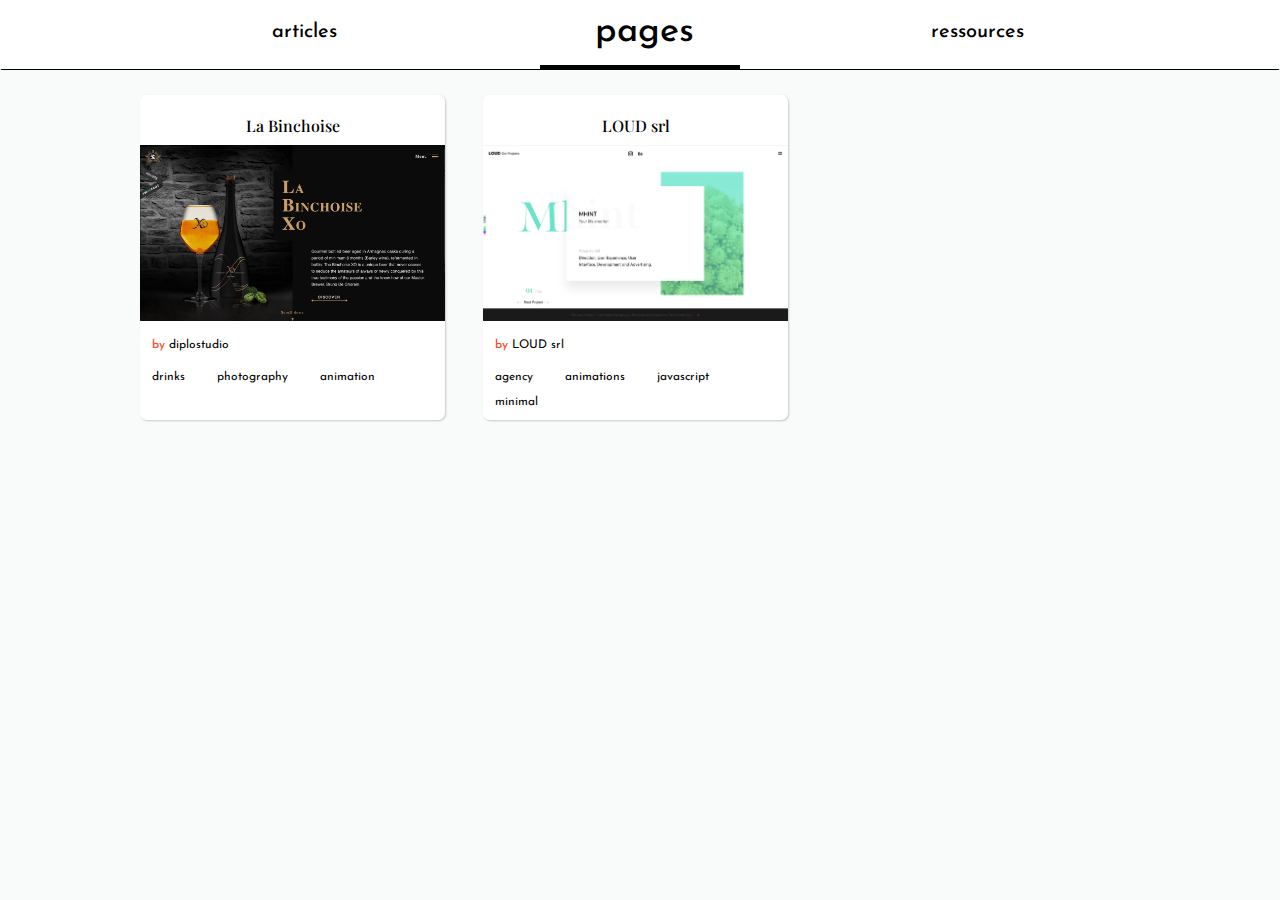
<file: index.html>
<!doctype html>
<html>
  <head>
    <meta charset="utf-8">
    <meta http-equiv="x-ua-compatible" content="ie=edge">
    <meta name="viewport"
          content="width=device-width, initial-scale=1, shrink-to-fit=no">

    <!-- Use the title from a page's frontmatter if it has one -->
    <title></title>
    <link href="stylesheets/application-1497cca4.css" rel="stylesheet" />
    <script src="javascripts/application-33466083.js"></script>
    <link href="images/amandapages-38dd983b.png" rel="icon" type="image/png" />
  </head>
  <body>

      <div class="navbar">
  <div class="navbar-box">
  <a href="#articles" class="tab navbar-link" data-toggle="tab">articles</a>
  <div class="underline">
  </div>
  </div>
  <div class="navbar-box">
  <a href="#pages" class="tab navbar-link active" data-toggle="tab">pages</a>
  <div class="underline">
  </div>
  </div>
  <div class="navbar-box">
  <a href="#ressources" class="tab navbar-link" data-toggle="tab">ressources</a>
  <div class="underline">
  </div>
  </div>
</div>


<div id="content">
<div class="tab-content">
  <div id="articles" class="tab-pane fade ">
     <div class="cards">
      <div class="row">

          <div class="col-xs-12 col-sm-6  col-md-4">
            <div class="card article-card">




<a href="https://uxdesign.cc/good-to-great-ui-animation-tips-7850805c12e5?ref=uxdesignweekly">                <div class="image-card-frame" >
                    <img src="images/articles/ux-animations/ux-animations1-9febd869.png" class="image-card" alt="Ux animations1" />
                    <div class="overlay">
                    </div>
                </div>


</a><a href="https://uxdesign.cc/good-to-great-ui-animation-tips-7850805c12e5?ref=uxdesignweekly">                  <h3>Good to great UI animation tips</h3>
</a><a href="https://uxdesign.cc/good-to-great-ui-animation-tips-7850805c12e5?ref=uxdesignweekly">                  <h5>Practical suggestions to improve your UI micro-interactions.</h5>

</a>



                <p><span class="red">by</span> Pablo Stanley</p>
                <p class="gray narrow">Mar 6</p>
                <div class="card-tags">
                  <ul class="list-inline">
                 <li class="tag">animation </li>
                 <li>  </li>
                 <li class="tag">UX</li>
                 <li>  </li>
                 <li class="tag">Design</li>
                 <li>  </li>
                 <li class="tag">UI</li>
                 <li>  </li>
                 </ul>


              </div>
            </div>
          </div>
      </div>
    </div>

</div>
  <div id="pages" class="tab-pane faden active">
<div class="lightbox">
  <div id="code">
        </div>
</div>

     <div class="cards">
      <div class="row">

          <div class="col-xs-12 col-sm-6  col-md-4">
            <div class="card square puntodeapoyo">



              <div class="card-title">
                <h3>La Binchoise</h3>
              </div>
<a href="la-binchoise.html">                <div class="image-card-frame"  id:"">
                    <img src="images/pages/la-binchoise/la-binchoise1-a9441ad1.png" class="image-card" alt="La binchoise1" />
                    <div class="overlay">
                    </div>
                </div>


</a>                <div class="card-footer">

                <p><span class="red">by</span> diplostudio</p>
                <div class="card-tags">
                  <ul class="list-inline">
                 <li class="tag">drinks </li>
                 <li>  </li>
                 <li class="tag">photography</li>
                 <li>  </li>
                 <li class="tag">animation</li>
                 <li>  </li>
                 </ul>
                </div>

              </div>
            </div>
          </div>

          <div class="col-xs-12 col-sm-6  col-md-4">
            <div class="card square puntodeapoyo">



              <div class="card-title">
                <h3>LOUD srl</h3>
              </div>
<a href="loud.html">                <div class="image-card-frame"  id:"">
                    <img src="images/pages/loud/loud1-b0aefbe2.png" class="image-card" alt="Loud1" />
                    <div class="overlay">
                    </div>
                </div>


</a>                <div class="card-footer">

                <p><span class="red">by</span> LOUD srl</p>
                <div class="card-tags">
                  <ul class="list-inline">
                 <li class="tag">agency </li>
                 <li>  </li>
                 <li class="tag">animations </li>
                 <li>  </li>
                 <li class="tag">javascript </li>
                 <li>  </li>
                 <li class="tag">minimal </li>
                 <li>  </li>
                 </ul>
                </div>

              </div>
            </div>
          </div>
      </div>
    </div>
</div>
  <div id="ressources" class="tab-pane fade"><h2>cool ressource</h2>
</div>
</div>
</div>

  </body>
</html>
</file>
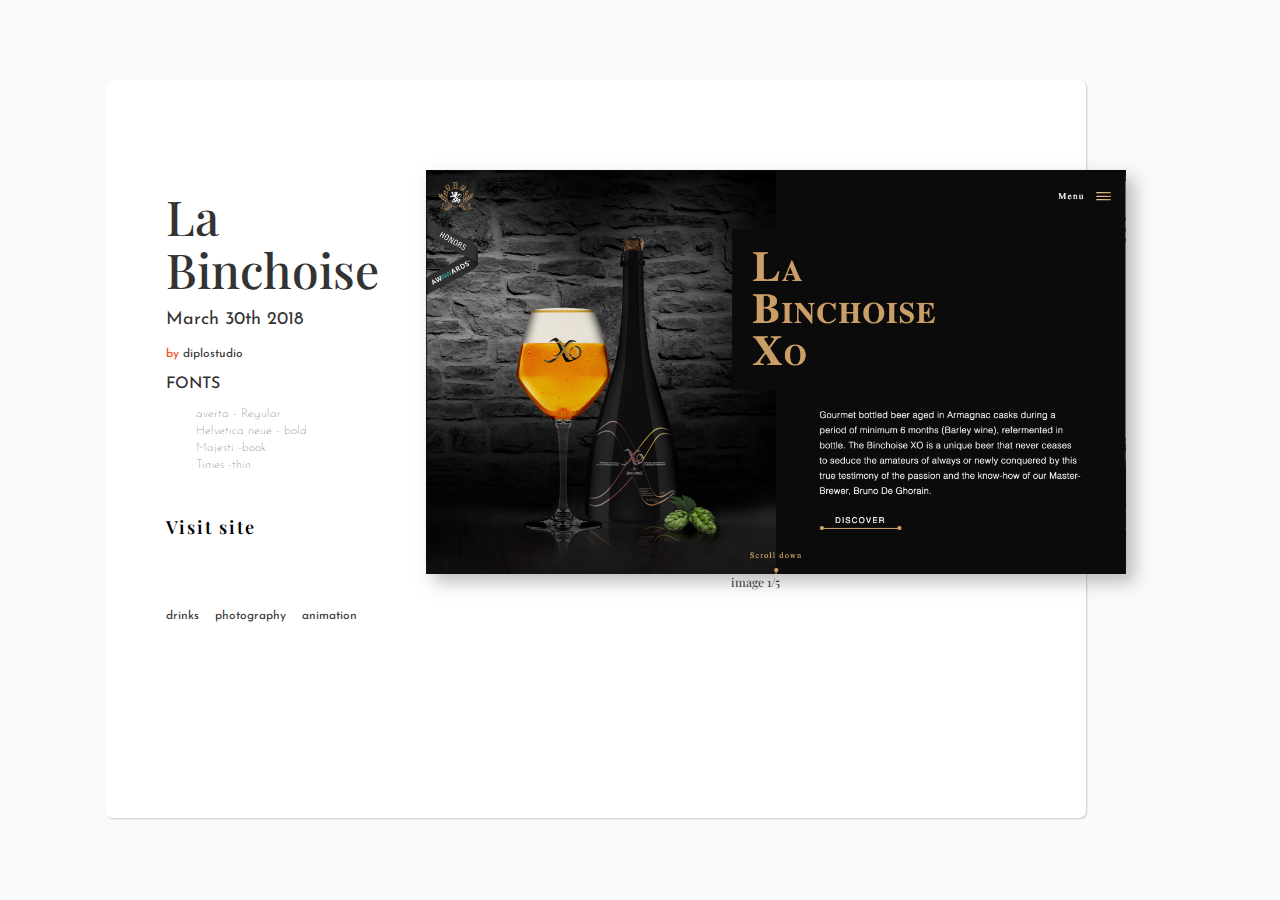
<file: la-binchoise.html>
<!doctype html>
<html>
  <head>
    <meta charset="utf-8">
    <meta http-equiv="x-ua-compatible" content="ie=edge">
    <meta name="viewport"
          content="width=device-width, initial-scale=1, shrink-to-fit=no">

    <!-- Use the title from a page's frontmatter if it has one -->
    <title></title>
    <link href="stylesheets/application-1497cca4.css" rel="stylesheet" />
    <script src="javascripts/application-33466083.js"></script>
    <link href="images/amandapages-38dd983b.png" rel="icon" type="image/png" />
  </head>
  <body>

      

  <div id="show">
    <div class="card large no-fade">
      <div class="show-left">
        <h1>La Binchoise</h1>
        <p class= "bigger">March 30th 2018</p>
        <p><span class="red">by</span> diplostudio</p>
        <div class="fonts">
          <h4>FONTS</h4>
            <li class= "fonts-list">averta - Regular</li>
            <li class= "fonts-list">Helvetica neue - bold </li>
            <li class= "fonts-list">Majesti -book</li>
            <li class= "fonts-list">Times -thin</li>
        </div>
        <div class="btn-margin">
        <a href="http://www.brasserielabinchoise.be/" class=" btn-red">Visit site</a>
        </div>
        <div class="list-inline show-tags">
            <li>drinks </li>
            <li>photography</li>
            <li>animation</li>
        </div>
      </div>
    <div class="show-right">
      <div class="image-show-frame">
        <div class="gallery">
            <img src="images/pages/la-binchoise/la-binchoise1-a9441ad1.png" alt="La binchoise1" />
            <img src="images/pages/la-binchoise/la-binchoise2-c49dec1d.png" alt="La binchoise2" />
            <img src="images/pages/la-binchoise/la-binchoise3-3993cd4d.png" alt="La binchoise3" />
        </div>
      <div class="slick">
        <img src="images/pages/la-binchoise/la-binchoise1-a9441ad1.png" class="image-show" alt="La binchoise1" />
      </div>
      </div>
        <p class="legend"> image <span class="numerito">1</span>/5</p>
      </div>
  </div>


  </body>
</html>
</file>
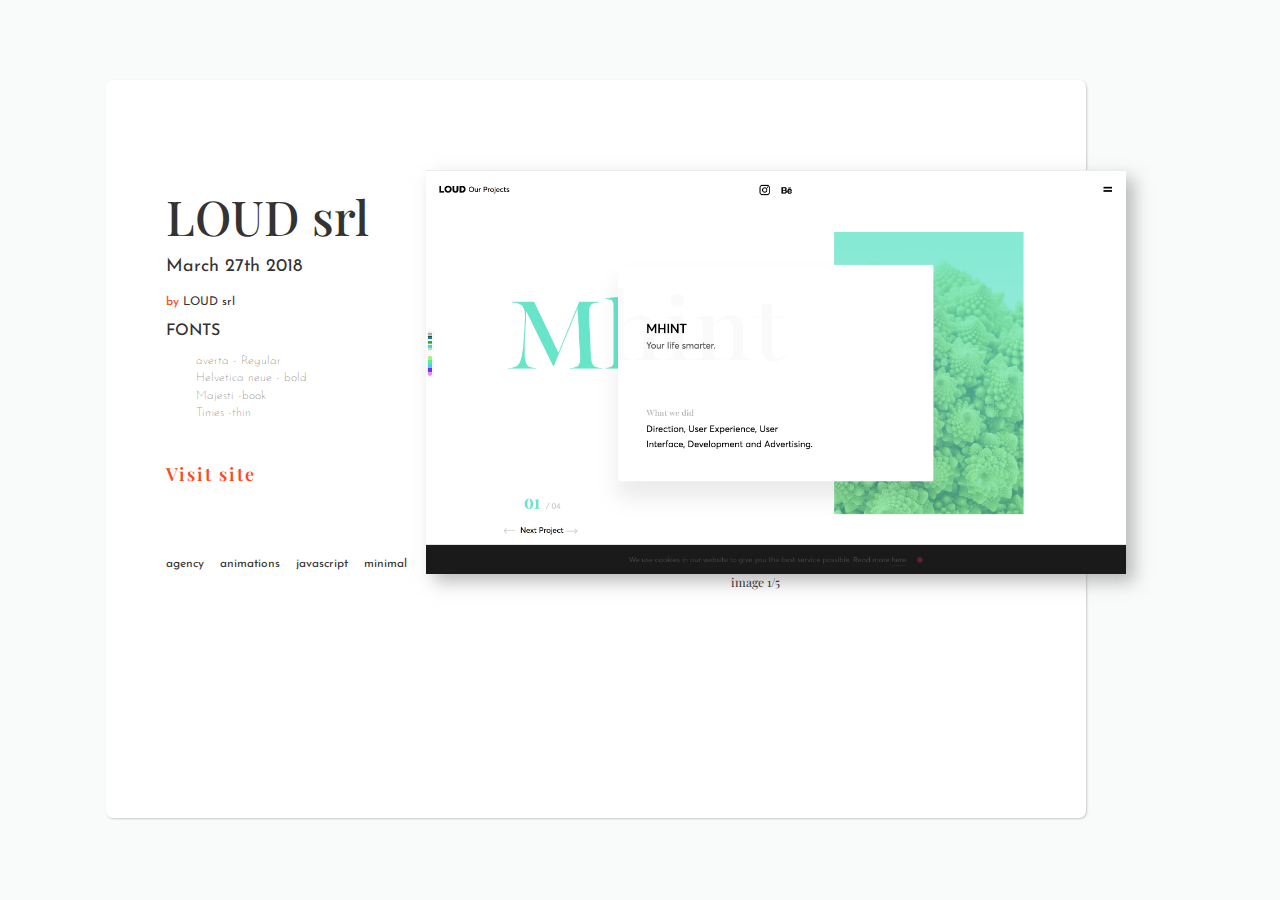
<file: loud.html>
<!doctype html>
<html>
  <head>
    <meta charset="utf-8">
    <meta http-equiv="x-ua-compatible" content="ie=edge">
    <meta name="viewport"
          content="width=device-width, initial-scale=1, shrink-to-fit=no">

    <!-- Use the title from a page's frontmatter if it has one -->
    <title></title>
    <link href="stylesheets/application-83500287.css" rel="stylesheet" />
    <script src="javascripts/application-62c6977b.js"></script>
    <link href="images/amandapages-38dd983b.png" rel="icon" type="image/png" />
  </head>
  <body>

      

  <div id="show">
    <div class="card large no-fade">
      <div class="show-left">
        <h1>LOUD srl</h1>
        <p class= "bigger">March 27th 2018</p>
        <p><span class="red">by</span> LOUD srl</p>
        <div class="fonts">
          <h4>FONTS</h4>
            <li class= "fonts-list">averta - Regular</li>
            <li class= "fonts-list">Helvetica neue - bold </li>
            <li class= "fonts-list">Majesti -book</li>
            <li class= "fonts-list">Times -thin</li>
        </div>
        <div class="btn-margin">
        <a href="https://loudsrl.com/" class=" btn-red">Visit site</a>
        </div>
        <div class="list-inline show-tags">
            <li>agency </li>
            <li>animations </li>
            <li>javascript </li>
            <li>minimal </li>
        </div>
      </div>
    <div class="show-right">
      <div class="image-show-frame">
        <div class="gallery">
            <img src="images/pages/loud/loud1-b0aefbe2.png" alt="Loud1" />
            <img src="images/pages/loud/loud2-eb465cfa.png" alt="Loud2" />
            <img src="images/pages/loud/loud3-9311dd1d.png" alt="Loud3" />
            <img src="images/pages/loud/loud4-a2969a61.png" alt="Loud4" />
            <img src="images/pages/loud/loud5-3d657b97.png" alt="Loud5" />
        </div>
      <div class="slick">
        <img src="images/pages/loud/loud1-b0aefbe2.png" class="image-show" alt="Loud1" />
      </div>
      </div>
        <p class="legend"> image <span class="numerito">1</span>/5</p>
      </div>
  </div>


  </body>
</html>
</file>
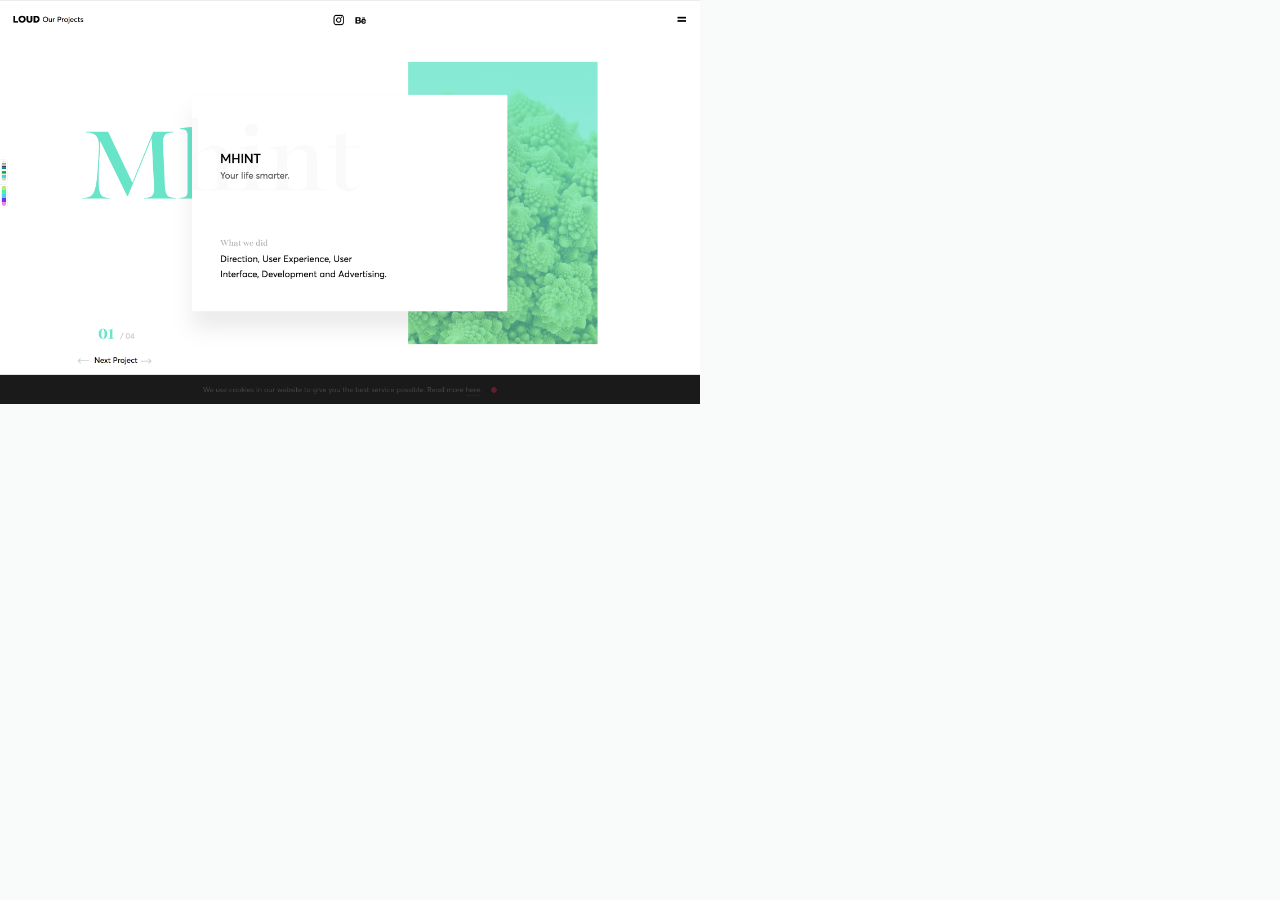
<file: slick.html>
<!doctype html>
<html>
  <head>
    <meta charset="utf-8">
    <meta http-equiv="x-ua-compatible" content="ie=edge">
    <meta name="viewport"
          content="width=device-width, initial-scale=1, shrink-to-fit=no">

    <!-- Use the title from a page's frontmatter if it has one -->
    <title></title>
    <link href="stylesheets/application-1497cca4.css" rel="stylesheet" />
    <script src="javascripts/application-33466083.js"></script>
    <link href="images/amandapages-38dd983b.png" rel="icon" type="image/png" />
  </head>
  <body>

      


<div class="gallery">
    <img src="images/pages/loud/loud1-b0aefbe2.png" alt="Loud1" />
    <img src="images/pages/loud/loud2-eb465cfa.png" alt="Loud2" />
    <img src="images/pages/loud/loud3-9311dd1d.png" alt="Loud3" />
    <img src="images/pages/loud/loud4-a2969a61.png" alt="Loud4" />
    <img src="images/pages/loud/loud5-3d657b97.png" alt="Loud5" />
</div>


<div class="slick">

    <img src="images/pages/loud/loud1-b0aefbe2.png" class="image-show" alt="Loud1" />

</div>


  </body>
</html>
</file>
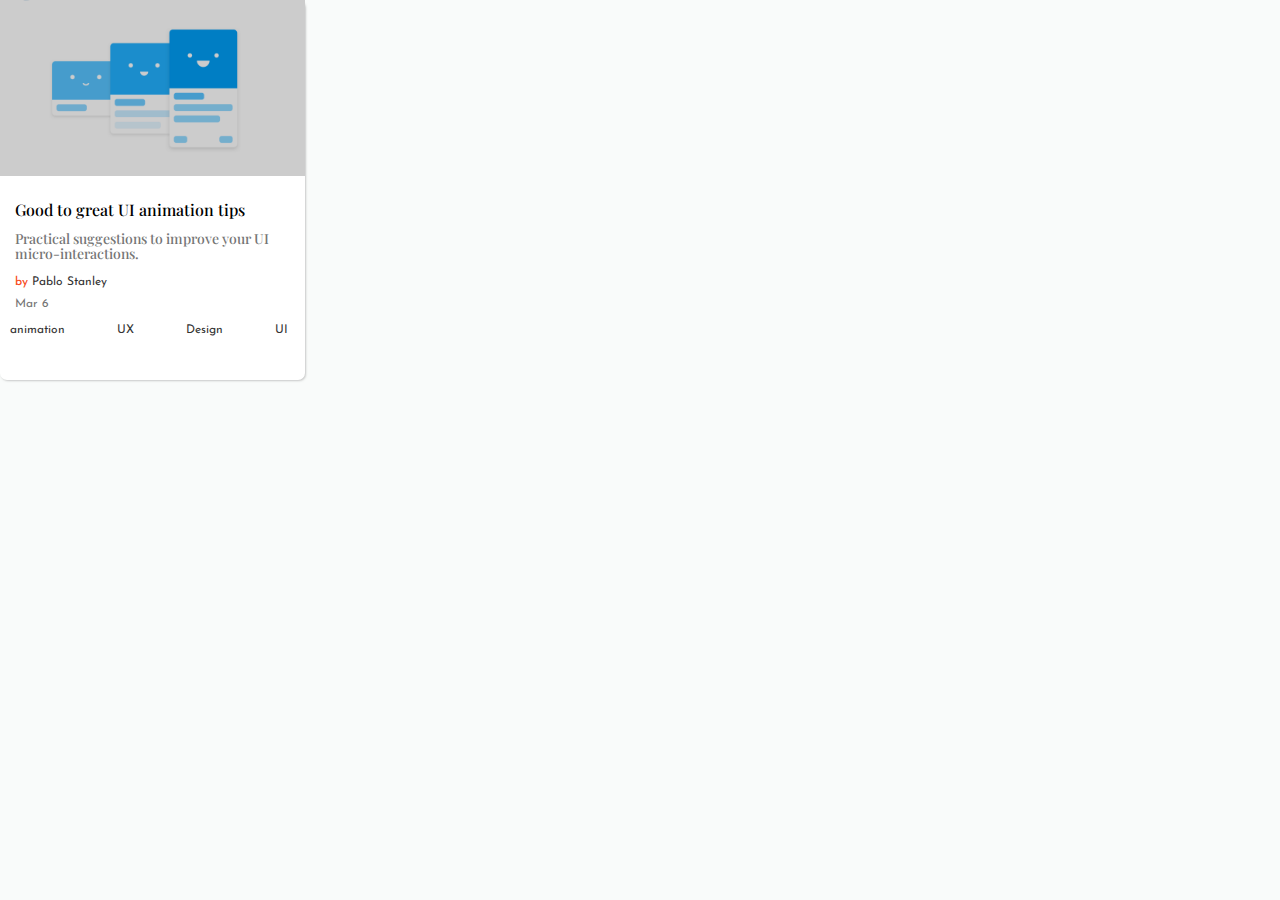
<file: bali/articles.html>
<!doctype html>
<html>
  <head>
    <meta charset="utf-8">
    <meta http-equiv="x-ua-compatible" content="ie=edge">
    <meta name="viewport"
          content="width=device-width, initial-scale=1, shrink-to-fit=no">

    <!-- Use the title from a page's frontmatter if it has one -->
    <title></title>
    <link href="../stylesheets/application-1497cca4.css" rel="stylesheet" />
    <script src="../javascripts/application-33466083.js"></script>
    <link href="../images/amandapages-38dd983b.png" rel="icon" type="image/png" />
  </head>
  <body>

      
     <div class="cards">
      <div class="row">

          <div class="col-xs-12 col-sm-6  col-md-4">
            <div class="card article-card">




<a href="https://uxdesign.cc/good-to-great-ui-animation-tips-7850805c12e5?ref=uxdesignweekly">                <div class="image-card-frame" >
                    <img src="../images/articles/ux-animations/ux-animations1-9febd869.png" class="image-card" alt="Ux animations1" />
                    <div class="overlay">
                    </div>
                </div>


</a><a href="https://uxdesign.cc/good-to-great-ui-animation-tips-7850805c12e5?ref=uxdesignweekly">                  <h3>Good to great UI animation tips</h3>
</a><a href="https://uxdesign.cc/good-to-great-ui-animation-tips-7850805c12e5?ref=uxdesignweekly">                  <h5>Practical suggestions to improve your UI micro-interactions.</h5>

</a>



                <p><span class="red">by</span> Pablo Stanley</p>
                <p class="gray narrow">Mar 6</p>
                <div class="card-tags">
                  <ul class="list-inline">
                 <li class="tag">animation </li>
                 <li>  </li>
                 <li class="tag">UX</li>
                 <li>  </li>
                 <li class="tag">Design</li>
                 <li>  </li>
                 <li class="tag">UI</li>
                 <li>  </li>
                 </ul>


              </div>
            </div>
          </div>
      </div>
    </div>


  </body>
</html>
</file>
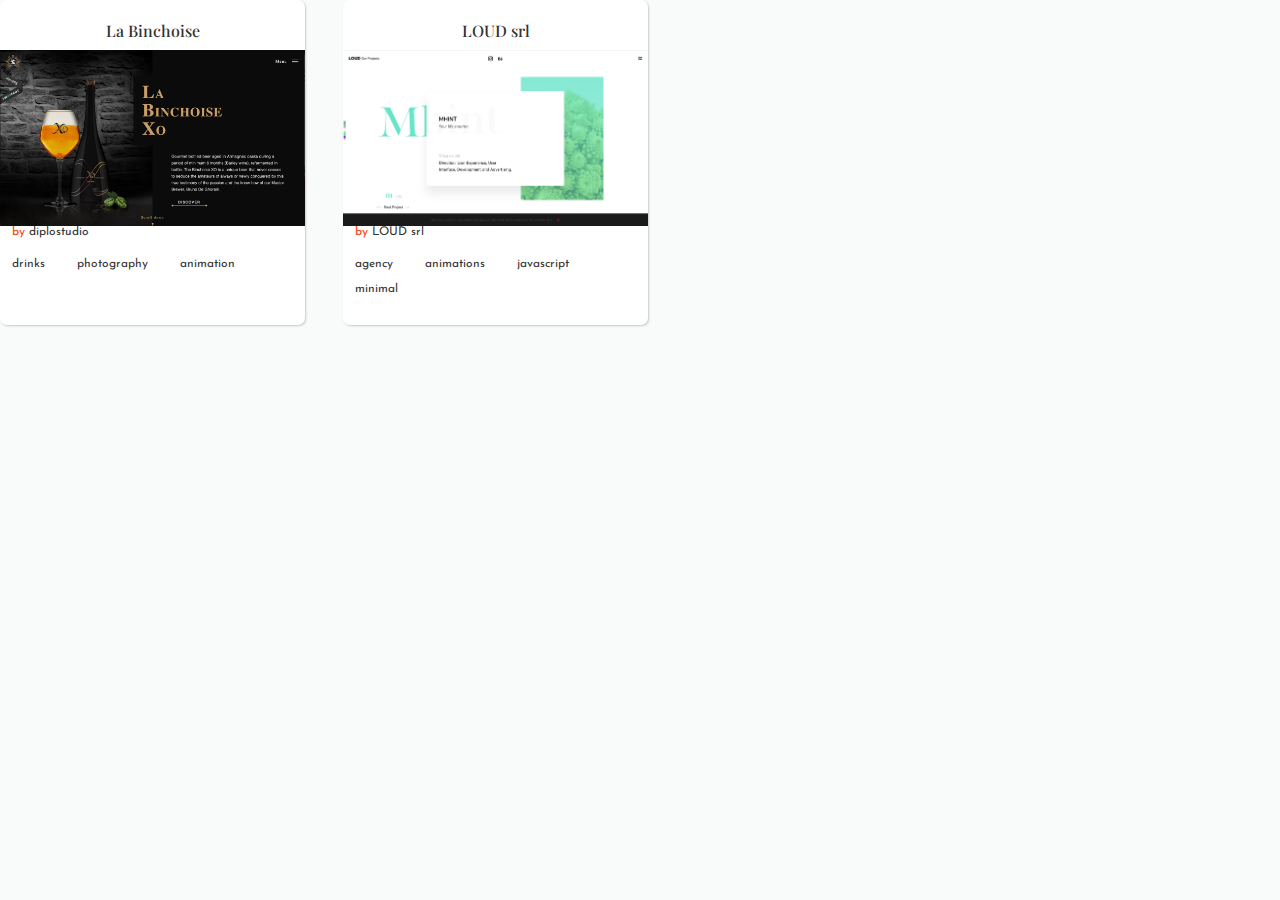
<file: bali/pages.html>
<!doctype html>
<html>
  <head>
    <meta charset="utf-8">
    <meta http-equiv="x-ua-compatible" content="ie=edge">
    <meta name="viewport"
          content="width=device-width, initial-scale=1, shrink-to-fit=no">

    <!-- Use the title from a page's frontmatter if it has one -->
    <title></title>
    <link href="../stylesheets/application-1497cca4.css" rel="stylesheet" />
    <script src="../javascripts/application-33466083.js"></script>
    <link href="../images/amandapages-38dd983b.png" rel="icon" type="image/png" />
  </head>
  <body>

      
<div class="lightbox">
  <div id="code">
        </div>
</div>

     <div class="cards">
      <div class="row">

          <div class="col-xs-12 col-sm-6  col-md-4">
            <div class="card square puntodeapoyo">



              <div class="card-title">
                <h3>La Binchoise</h3>
              </div>
<a href="../la-binchoise.html">                <div class="image-card-frame"  id:"">
                    <img src="../images/pages/la-binchoise/la-binchoise1-a9441ad1.png" class="image-card" alt="La binchoise1" />
                    <div class="overlay">
                    </div>
                </div>


</a>                <div class="card-footer">

                <p><span class="red">by</span> diplostudio</p>
                <div class="card-tags">
                  <ul class="list-inline">
                 <li class="tag">drinks </li>
                 <li>  </li>
                 <li class="tag">photography</li>
                 <li>  </li>
                 <li class="tag">animation</li>
                 <li>  </li>
                 </ul>
                </div>

              </div>
            </div>
          </div>

          <div class="col-xs-12 col-sm-6  col-md-4">
            <div class="card square puntodeapoyo">



              <div class="card-title">
                <h3>LOUD srl</h3>
              </div>
<a href="../loud.html">                <div class="image-card-frame"  id:"">
                    <img src="../images/pages/loud/loud1-b0aefbe2.png" class="image-card" alt="Loud1" />
                    <div class="overlay">
                    </div>
                </div>


</a>                <div class="card-footer">

                <p><span class="red">by</span> LOUD srl</p>
                <div class="card-tags">
                  <ul class="list-inline">
                 <li class="tag">agency </li>
                 <li>  </li>
                 <li class="tag">animations </li>
                 <li>  </li>
                 <li class="tag">javascript </li>
                 <li>  </li>
                 <li class="tag">minimal </li>
                 <li>  </li>
                 </ul>
                </div>

              </div>
            </div>
          </div>
      </div>
    </div>

  </body>
</html>
</file>
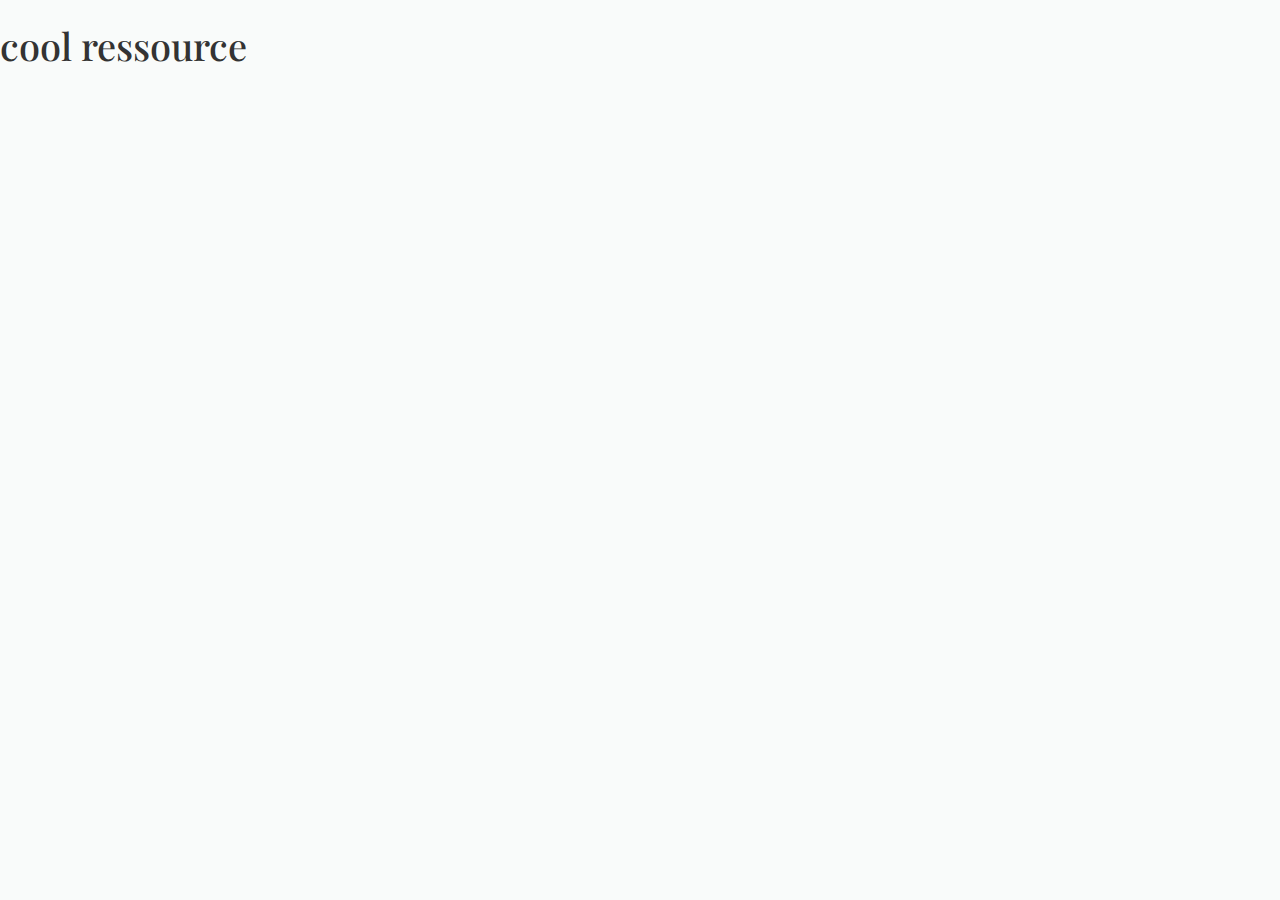
<file: bali/ressources.html>
<!doctype html>
<html>
  <head>
    <meta charset="utf-8">
    <meta http-equiv="x-ua-compatible" content="ie=edge">
    <meta name="viewport"
          content="width=device-width, initial-scale=1, shrink-to-fit=no">

    <!-- Use the title from a page's frontmatter if it has one -->
    <title></title>
    <link href="../stylesheets/application-1497cca4.css" rel="stylesheet" />
    <script src="../javascripts/application-33466083.js"></script>
    <link href="../images/amandapages-38dd983b.png" rel="icon" type="image/png" />
  </head>
  <body>

      <h2>cool ressource</h2>

  </body>
</html>
</file>
<file: stylesheets/application-1497cca4.css>
@import url("https://fonts.googleapis.com/css?family=Josefin+Sans|Playfair+Display");.bigger{font-size:18px}body p{font-size:12px}body li{font-size:12px;list-style:none}body h5{font-size:14px;color:#757575;font-family:'Playfair Display', "serif"}body h3{font-size:16px;font-family:'Playfair Display', "serif"}body h3:visited{color:black !important}body a{color:black !important}body a:visited{color:black !important}body h1{font-size:48px;font-family:'Playfair Display', "serif"}body h4{font-size:16px;font-weight:500;font-family:'Josefin Sans'}body:visited{color:black !important}/*!
 * Bootstrap v3.3.7 (http://getbootstrap.com)
 * Copyright 2011-2016 Twitter, Inc.
 * Licensed under MIT (https://github.com/twbs/bootstrap/blob/master/LICENSE)
 *//*! normalize.css v3.0.3 | MIT License | github.com/necolas/normalize.css */html{font-family:sans-serif;-ms-text-size-adjust:100%;-webkit-text-size-adjust:100%}body{margin:0}article,aside,details,figcaption,figure,footer,header,hgroup,main,menu,nav,section,summary{display:block}audio,canvas,progress,video{display:inline-block;vertical-align:baseline}audio:not([controls]){display:none;height:0}[hidden],template{display:none}a{background-color:transparent}a:active,a:hover{outline:0}abbr[title]{border-bottom:1px dotted}b,strong{font-weight:bold}dfn{font-style:italic}h1{font-size:2em;margin:0.67em 0}mark{background:#ff0;color:#000}small{font-size:80%}sub,sup{font-size:75%;line-height:0;position:relative;vertical-align:baseline}sup{top:-0.5em}sub{bottom:-0.25em}img{border:0}svg:not(:root){overflow:hidden}figure{margin:1em 40px}hr{-webkit-box-sizing:content-box;box-sizing:content-box;height:0}pre{overflow:auto}code,kbd,pre,samp{font-family:monospace, monospace;font-size:1em}button,input,optgroup,select,textarea{color:inherit;font:inherit;margin:0}button{overflow:visible}button,select{text-transform:none}button,html input[type="button"],input[type="reset"],input[type="submit"]{-webkit-appearance:button;cursor:pointer}button[disabled],html input[disabled]{cursor:default}button::-moz-focus-inner,input::-moz-focus-inner{border:0;padding:0}input{line-height:normal}input[type="checkbox"],input[type="radio"]{-webkit-box-sizing:border-box;box-sizing:border-box;padding:0}input[type="number"]::-webkit-inner-spin-button,input[type="number"]::-webkit-outer-spin-button{height:auto}input[type="search"]{-webkit-appearance:textfield;-webkit-box-sizing:content-box;box-sizing:content-box}input[type="search"]::-webkit-search-cancel-button,input[type="search"]::-webkit-search-decoration{-webkit-appearance:none}fieldset{border:1px solid #c0c0c0;margin:0 2px;padding:0.35em 0.625em 0.75em}legend{border:0;padding:0}textarea{overflow:auto}optgroup{font-weight:bold}table{border-collapse:collapse;border-spacing:0}td,th{padding:0}/*! Source: https://github.com/h5bp/html5-boilerplate/blob/master/src/css/main.css */@media print{*,*:before,*:after{background:transparent !important;color:#000 !important;-webkit-box-shadow:none !important;box-shadow:none !important;text-shadow:none !important}a,a:visited{text-decoration:underline}a[href]:after{content:" (" attr(href) ")"}abbr[title]:after{content:" (" attr(title) ")"}a[href^="#"]:after,a[href^="javascript:"]:after{content:""}pre,blockquote{border:1px solid #999;page-break-inside:avoid}thead{display:table-header-group}tr,img{page-break-inside:avoid}img{max-width:100% !important}p,h2,h3{orphans:3;widows:3}h2,h3{page-break-after:avoid}.navbar{display:none}.btn>.caret,.dropup>.btn>.caret{border-top-color:#000 !important}.label{border:1px solid #000}.table{border-collapse:collapse !important}.table td,.table th{background-color:#fff !important}.table-bordered th,.table-bordered td{border:1px solid #ddd !important}}@font-face{font-family:'Glyphicons Halflings';src:url("../assets/bootstrap/glyphicons-halflings-regular-86b6f62b.eot");src:url("../assets/bootstrap/glyphicons-halflings-regular-86b6f62b.eot?#iefix") format("embedded-opentype"),url("../assets/bootstrap/glyphicons-halflings-regular-ca35b697.woff2") format("woff2"),url("../assets/bootstrap/glyphicons-halflings-regular-278e49a8.woff") format("woff"),url("../assets/bootstrap/glyphicons-halflings-regular-44bc1850.ttf") format("truetype"),url("../assets/bootstrap/glyphicons-halflings-regular-de51a849.svg#glyphicons_halflingsregular") format("svg")}.glyphicon{position:relative;top:1px;display:inline-block;font-family:'Glyphicons Halflings';font-style:normal;font-weight:normal;line-height:1;-webkit-font-smoothing:antialiased;-moz-osx-font-smoothing:grayscale}.glyphicon-asterisk:before{content:"\002a"}.glyphicon-plus:before{content:"\002b"}.glyphicon-euro:before,.glyphicon-eur:before{content:"\20ac"}.glyphicon-minus:before{content:"\2212"}.glyphicon-cloud:before{content:"\2601"}.glyphicon-envelope:before{content:"\2709"}.glyphicon-pencil:before{content:"\270f"}.glyphicon-glass:before{content:"\e001"}.glyphicon-music:before{content:"\e002"}.glyphicon-search:before{content:"\e003"}.glyphicon-heart:before{content:"\e005"}.glyphicon-star:before{content:"\e006"}.glyphicon-star-empty:before{content:"\e007"}.glyphicon-user:before{content:"\e008"}.glyphicon-film:before{content:"\e009"}.glyphicon-th-large:before{content:"\e010"}.glyphicon-th:before{content:"\e011"}.glyphicon-th-list:before{content:"\e012"}.glyphicon-ok:before{content:"\e013"}.glyphicon-remove:before{content:"\e014"}.glyphicon-zoom-in:before{content:"\e015"}.glyphicon-zoom-out:before{content:"\e016"}.glyphicon-off:before{content:"\e017"}.glyphicon-signal:before{content:"\e018"}.glyphicon-cog:before{content:"\e019"}.glyphicon-trash:before{content:"\e020"}.glyphicon-home:before{content:"\e021"}.glyphicon-file:before{content:"\e022"}.glyphicon-time:before{content:"\e023"}.glyphicon-road:before{content:"\e024"}.glyphicon-download-alt:before{content:"\e025"}.glyphicon-download:before{content:"\e026"}.glyphicon-upload:before{content:"\e027"}.glyphicon-inbox:before{content:"\e028"}.glyphicon-play-circle:before{content:"\e029"}.glyphicon-repeat:before{content:"\e030"}.glyphicon-refresh:before{content:"\e031"}.glyphicon-list-alt:before{content:"\e032"}.glyphicon-lock:before{content:"\e033"}.glyphicon-flag:before{content:"\e034"}.glyphicon-headphones:before{content:"\e035"}.glyphicon-volume-off:before{content:"\e036"}.glyphicon-volume-down:before{content:"\e037"}.glyphicon-volume-up:before{content:"\e038"}.glyphicon-qrcode:before{content:"\e039"}.glyphicon-barcode:before{content:"\e040"}.glyphicon-tag:before{content:"\e041"}.glyphicon-tags:before{content:"\e042"}.glyphicon-book:before{content:"\e043"}.glyphicon-bookmark:before{content:"\e044"}.glyphicon-print:before{content:"\e045"}.glyphicon-camera:before{content:"\e046"}.glyphicon-font:before{content:"\e047"}.glyphicon-bold:before{content:"\e048"}.glyphicon-italic:before{content:"\e049"}.glyphicon-text-height:before{content:"\e050"}.glyphicon-text-width:before{content:"\e051"}.glyphicon-align-left:before{content:"\e052"}.glyphicon-align-center:before{content:"\e053"}.glyphicon-align-right:before{content:"\e054"}.glyphicon-align-justify:before{content:"\e055"}.glyphicon-list:before{content:"\e056"}.glyphicon-indent-left:before{content:"\e057"}.glyphicon-indent-right:before{content:"\e058"}.glyphicon-facetime-video:before{content:"\e059"}.glyphicon-picture:before{content:"\e060"}.glyphicon-map-marker:before{content:"\e062"}.glyphicon-adjust:before{content:"\e063"}.glyphicon-tint:before{content:"\e064"}.glyphicon-edit:before{content:"\e065"}.glyphicon-share:before{content:"\e066"}.glyphicon-check:before{content:"\e067"}.glyphicon-move:before{content:"\e068"}.glyphicon-step-backward:before{content:"\e069"}.glyphicon-fast-backward:before{content:"\e070"}.glyphicon-backward:before{content:"\e071"}.glyphicon-play:before{content:"\e072"}.glyphicon-pause:before{content:"\e073"}.glyphicon-stop:before{content:"\e074"}.glyphicon-forward:before{content:"\e075"}.glyphicon-fast-forward:before{content:"\e076"}.glyphicon-step-forward:before{content:"\e077"}.glyphicon-eject:before{content:"\e078"}.glyphicon-chevron-left:before{content:"\e079"}.glyphicon-chevron-right:before{content:"\e080"}.glyphicon-plus-sign:before{content:"\e081"}.glyphicon-minus-sign:before{content:"\e082"}.glyphicon-remove-sign:before{content:"\e083"}.glyphicon-ok-sign:before{content:"\e084"}.glyphicon-question-sign:before{content:"\e085"}.glyphicon-info-sign:before{content:"\e086"}.glyphicon-screenshot:before{content:"\e087"}.glyphicon-remove-circle:before{content:"\e088"}.glyphicon-ok-circle:before{content:"\e089"}.glyphicon-ban-circle:before{content:"\e090"}.glyphicon-arrow-left:before{content:"\e091"}.glyphicon-arrow-right:before{content:"\e092"}.glyphicon-arrow-up:before{content:"\e093"}.glyphicon-arrow-down:before{content:"\e094"}.glyphicon-share-alt:before{content:"\e095"}.glyphicon-resize-full:before{content:"\e096"}.glyphicon-resize-small:before{content:"\e097"}.glyphicon-exclamation-sign:before{content:"\e101"}.glyphicon-gift:before{content:"\e102"}.glyphicon-leaf:before{content:"\e103"}.glyphicon-fire:before{content:"\e104"}.glyphicon-eye-open:before{content:"\e105"}.glyphicon-eye-close:before{content:"\e106"}.glyphicon-warning-sign:before{content:"\e107"}.glyphicon-plane:before{content:"\e108"}.glyphicon-calendar:before{content:"\e109"}.glyphicon-random:before{content:"\e110"}.glyphicon-comment:before{content:"\e111"}.glyphicon-magnet:before{content:"\e112"}.glyphicon-chevron-up:before{content:"\e113"}.glyphicon-chevron-down:before{content:"\e114"}.glyphicon-retweet:before{content:"\e115"}.glyphicon-shopping-cart:before{content:"\e116"}.glyphicon-folder-close:before{content:"\e117"}.glyphicon-folder-open:before{content:"\e118"}.glyphicon-resize-vertical:before{content:"\e119"}.glyphicon-resize-horizontal:before{content:"\e120"}.glyphicon-hdd:before{content:"\e121"}.glyphicon-bullhorn:before{content:"\e122"}.glyphicon-bell:before{content:"\e123"}.glyphicon-certificate:before{content:"\e124"}.glyphicon-thumbs-up:before{content:"\e125"}.glyphicon-thumbs-down:before{content:"\e126"}.glyphicon-hand-right:before{content:"\e127"}.glyphicon-hand-left:before{content:"\e128"}.glyphicon-hand-up:before{content:"\e129"}.glyphicon-hand-down:before{content:"\e130"}.glyphicon-circle-arrow-right:before{content:"\e131"}.glyphicon-circle-arrow-left:before{content:"\e132"}.glyphicon-circle-arrow-up:before{content:"\e133"}.glyphicon-circle-arrow-down:before{content:"\e134"}.glyphicon-globe:before{content:"\e135"}.glyphicon-wrench:before{content:"\e136"}.glyphicon-tasks:before{content:"\e137"}.glyphicon-filter:before{content:"\e138"}.glyphicon-briefcase:before{content:"\e139"}.glyphicon-fullscreen:before{content:"\e140"}.glyphicon-dashboard:before{content:"\e141"}.glyphicon-paperclip:before{content:"\e142"}.glyphicon-heart-empty:before{content:"\e143"}.glyphicon-link:before{content:"\e144"}.glyphicon-phone:before{content:"\e145"}.glyphicon-pushpin:before{content:"\e146"}.glyphicon-usd:before{content:"\e148"}.glyphicon-gbp:before{content:"\e149"}.glyphicon-sort:before{content:"\e150"}.glyphicon-sort-by-alphabet:before{content:"\e151"}.glyphicon-sort-by-alphabet-alt:before{content:"\e152"}.glyphicon-sort-by-order:before{content:"\e153"}.glyphicon-sort-by-order-alt:before{content:"\e154"}.glyphicon-sort-by-attributes:before{content:"\e155"}.glyphicon-sort-by-attributes-alt:before{content:"\e156"}.glyphicon-unchecked:before{content:"\e157"}.glyphicon-expand:before{content:"\e158"}.glyphicon-collapse-down:before{content:"\e159"}.glyphicon-collapse-up:before{content:"\e160"}.glyphicon-log-in:before{content:"\e161"}.glyphicon-flash:before{content:"\e162"}.glyphicon-log-out:before{content:"\e163"}.glyphicon-new-window:before{content:"\e164"}.glyphicon-record:before{content:"\e165"}.glyphicon-save:before{content:"\e166"}.glyphicon-open:before{content:"\e167"}.glyphicon-saved:before{content:"\e168"}.glyphicon-import:before{content:"\e169"}.glyphicon-export:before{content:"\e170"}.glyphicon-send:before{content:"\e171"}.glyphicon-floppy-disk:before{content:"\e172"}.glyphicon-floppy-saved:before{content:"\e173"}.glyphicon-floppy-remove:before{content:"\e174"}.glyphicon-floppy-save:before{content:"\e175"}.glyphicon-floppy-open:before{content:"\e176"}.glyphicon-credit-card:before{content:"\e177"}.glyphicon-transfer:before{content:"\e178"}.glyphicon-cutlery:before{content:"\e179"}.glyphicon-header:before{content:"\e180"}.glyphicon-compressed:before{content:"\e181"}.glyphicon-earphone:before{content:"\e182"}.glyphicon-phone-alt:before{content:"\e183"}.glyphicon-tower:before{content:"\e184"}.glyphicon-stats:before{content:"\e185"}.glyphicon-sd-video:before{content:"\e186"}.glyphicon-hd-video:before{content:"\e187"}.glyphicon-subtitles:before{content:"\e188"}.glyphicon-sound-stereo:before{content:"\e189"}.glyphicon-sound-dolby:before{content:"\e190"}.glyphicon-sound-5-1:before{content:"\e191"}.glyphicon-sound-6-1:before{content:"\e192"}.glyphicon-sound-7-1:before{content:"\e193"}.glyphicon-copyright-mark:before{content:"\e194"}.glyphicon-registration-mark:before{content:"\e195"}.glyphicon-cloud-download:before{content:"\e197"}.glyphicon-cloud-upload:before{content:"\e198"}.glyphicon-tree-conifer:before{content:"\e199"}.glyphicon-tree-deciduous:before{content:"\e200"}.glyphicon-cd:before{content:"\e201"}.glyphicon-save-file:before{content:"\e202"}.glyphicon-open-file:before{content:"\e203"}.glyphicon-level-up:before{content:"\e204"}.glyphicon-copy:before{content:"\e205"}.glyphicon-paste:before{content:"\e206"}.glyphicon-alert:before{content:"\e209"}.glyphicon-equalizer:before{content:"\e210"}.glyphicon-king:before{content:"\e211"}.glyphicon-queen:before{content:"\e212"}.glyphicon-pawn:before{content:"\e213"}.glyphicon-bishop:before{content:"\e214"}.glyphicon-knight:before{content:"\e215"}.glyphicon-baby-formula:before{content:"\e216"}.glyphicon-tent:before{content:"\26fa"}.glyphicon-blackboard:before{content:"\e218"}.glyphicon-bed:before{content:"\e219"}.glyphicon-apple:before{content:"\f8ff"}.glyphicon-erase:before{content:"\e221"}.glyphicon-hourglass:before{content:"\231b"}.glyphicon-lamp:before{content:"\e223"}.glyphicon-duplicate:before{content:"\e224"}.glyphicon-piggy-bank:before{content:"\e225"}.glyphicon-scissors:before{content:"\e226"}.glyphicon-bitcoin:before{content:"\e227"}.glyphicon-btc:before{content:"\e227"}.glyphicon-xbt:before{content:"\e227"}.glyphicon-yen:before{content:"\00a5"}.glyphicon-jpy:before{content:"\00a5"}.glyphicon-ruble:before{content:"\20bd"}.glyphicon-rub:before{content:"\20bd"}.glyphicon-scale:before{content:"\e230"}.glyphicon-ice-lolly:before{content:"\e231"}.glyphicon-ice-lolly-tasted:before{content:"\e232"}.glyphicon-education:before{content:"\e233"}.glyphicon-option-horizontal:before{content:"\e234"}.glyphicon-option-vertical:before{content:"\e235"}.glyphicon-menu-hamburger:before{content:"\e236"}.glyphicon-modal-window:before{content:"\e237"}.glyphicon-oil:before{content:"\e238"}.glyphicon-grain:before{content:"\e239"}.glyphicon-sunglasses:before{content:"\e240"}.glyphicon-text-size:before{content:"\e241"}.glyphicon-text-color:before{content:"\e242"}.glyphicon-text-background:before{content:"\e243"}.glyphicon-object-align-top:before{content:"\e244"}.glyphicon-object-align-bottom:before{content:"\e245"}.glyphicon-object-align-horizontal:before{content:"\e246"}.glyphicon-object-align-left:before{content:"\e247"}.glyphicon-object-align-vertical:before{content:"\e248"}.glyphicon-object-align-right:before{content:"\e249"}.glyphicon-triangle-right:before{content:"\e250"}.glyphicon-triangle-left:before{content:"\e251"}.glyphicon-triangle-bottom:before{content:"\e252"}.glyphicon-triangle-top:before{content:"\e253"}.glyphicon-console:before{content:"\e254"}.glyphicon-superscript:before{content:"\e255"}.glyphicon-subscript:before{content:"\e256"}.glyphicon-menu-left:before{content:"\e257"}.glyphicon-menu-right:before{content:"\e258"}.glyphicon-menu-down:before{content:"\e259"}.glyphicon-menu-up:before{content:"\e260"}*{-webkit-box-sizing:border-box;box-sizing:border-box}*:before,*:after{-webkit-box-sizing:border-box;box-sizing:border-box}html{font-size:10px;-webkit-tap-highlight-color:transparent}body{font-family:"Josefin Sans", "Helvetica", "sans-serif";font-size:18px;line-height:1.42857143;color:#333333;background-color:#F4F4F4}input,button,select,textarea{font-family:inherit;font-size:inherit;line-height:inherit}a{color:#469AE0;text-decoration:none}a:hover,a:focus{color:#1f74ba;text-decoration:underline}a:focus{outline:5px auto -webkit-focus-ring-color;outline-offset:-2px}figure{margin:0}img{vertical-align:middle}.img-responsive{display:block;max-width:100%;height:auto}.img-rounded{border-radius:2px}.img-thumbnail{padding:4px;line-height:1.42857143;background-color:#F4F4F4;border:1px solid #ddd;border-radius:2px;-webkit-transition:all 0.2s ease-in-out;transition:all 0.2s ease-in-out;display:inline-block;max-width:100%;height:auto}.img-circle{border-radius:50%}hr{margin-top:25px;margin-bottom:25px;border:0;border-top:1px solid #eeeeee}.sr-only{position:absolute;width:1px;height:1px;margin:-1px;padding:0;overflow:hidden;clip:rect(0, 0, 0, 0);border:0}.sr-only-focusable:active,.sr-only-focusable:focus{position:static;width:auto;height:auto;margin:0;overflow:visible;clip:auto}[role="button"]{cursor:pointer}h1,h2,h3,h4,h5,h6,.h1,.h2,.h3,.h4,.h5,.h6{font-family:"Playfair Display", "serif";font-weight:500;line-height:1.1;color:inherit}h1 small,h1 .small,h2 small,h2 .small,h3 small,h3 .small,h4 small,h4 .small,h5 small,h5 .small,h6 small,h6 .small,.h1 small,.h1 .small,.h2 small,.h2 .small,.h3 small,.h3 .small,.h4 small,.h4 .small,.h5 small,.h5 .small,.h6 small,.h6 .small{font-weight:normal;line-height:1;color:#777777}h1,.h1,h2,.h2,h3,.h3{margin-top:25px;margin-bottom:12.5px}h1 small,h1 .small,.h1 small,.h1 .small,h2 small,h2 .small,.h2 small,.h2 .small,h3 small,h3 .small,.h3 small,.h3 .small{font-size:65%}h4,.h4,h5,.h5,h6,.h6{margin-top:12.5px;margin-bottom:12.5px}h4 small,h4 .small,.h4 small,.h4 .small,h5 small,h5 .small,.h5 small,.h5 .small,h6 small,h6 .small,.h6 small,.h6 .small{font-size:75%}h1,.h1{font-size:46px}h2,.h2{font-size:38px}h3,.h3{font-size:31px}h4,.h4{font-size:23px}h5,.h5{font-size:18px}h6,.h6{font-size:16px}p{margin:0 0 12.5px}.lead{margin-bottom:25px;font-size:20px;font-weight:300;line-height:1.4}@media (min-width: 768px){.lead{font-size:27px}}small,.small{font-size:88%}mark,.mark{background-color:#fcf8e3;padding:.2em}.text-left{text-align:left}.text-right{text-align:right}.text-center{text-align:center}.text-justify{text-align:justify}.text-nowrap{white-space:nowrap}.text-lowercase{text-transform:lowercase}.text-uppercase,.initialism{text-transform:uppercase}.text-capitalize{text-transform:capitalize}.text-muted{color:#777777}.text-primary{color:#469AE0}a.text-primary:hover,a.text-primary:focus{color:#2381d0}.text-success{color:#3c763d}a.text-success:hover,a.text-success:focus{color:#2b542c}.text-info{color:#31708f}a.text-info:hover,a.text-info:focus{color:#245269}.text-warning{color:#8a6d3b}a.text-warning:hover,a.text-warning:focus{color:#66512c}.text-danger{color:#a94442}a.text-danger:hover,a.text-danger:focus{color:#843534}.bg-primary{color:#fff}.bg-primary{background-color:#469AE0}a.bg-primary:hover,a.bg-primary:focus{background-color:#2381d0}.bg-success{background-color:#dff0d8}a.bg-success:hover,a.bg-success:focus{background-color:#c1e2b3}.bg-info{background-color:#d9edf7}a.bg-info:hover,a.bg-info:focus{background-color:#afd9ee}.bg-warning{background-color:#fcf8e3}a.bg-warning:hover,a.bg-warning:focus{background-color:#f7ecb5}.bg-danger{background-color:#f2dede}a.bg-danger:hover,a.bg-danger:focus{background-color:#e4b9b9}.page-header{padding-bottom:11.5px;margin:50px 0 25px;border-bottom:1px solid #eeeeee}ul,ol{margin-top:0;margin-bottom:12.5px}ul ul,ul ol,ol ul,ol ol{margin-bottom:0}.list-unstyled{padding-left:0;list-style:none}.list-inline{padding-left:0;list-style:none;margin-left:-5px}.list-inline>li{display:inline-block;padding-left:5px;padding-right:5px}dl{margin-top:0;margin-bottom:25px}dt,dd{line-height:1.42857143}dt{font-weight:bold}dd{margin-left:0}.dl-horizontal dd:before,.dl-horizontal dd:after{content:" ";display:table}.dl-horizontal dd:after{clear:both}@media (min-width: 768px){.dl-horizontal dt{float:left;width:160px;clear:left;text-align:right;overflow:hidden;text-overflow:ellipsis;white-space:nowrap}.dl-horizontal dd{margin-left:180px}}abbr[title],abbr[data-original-title]{cursor:help;border-bottom:1px dotted #777777}.initialism{font-size:90%}blockquote{padding:12.5px 25px;margin:0 0 25px;font-size:22.5px;border-left:5px solid #eeeeee}blockquote p:last-child,blockquote ul:last-child,blockquote ol:last-child{margin-bottom:0}blockquote footer,blockquote small,blockquote .small{display:block;font-size:80%;line-height:1.42857143;color:#777777}blockquote footer:before,blockquote small:before,blockquote .small:before{content:'\2014 \00A0'}.blockquote-reverse,blockquote.pull-right{padding-right:15px;padding-left:0;border-right:5px solid #eeeeee;border-left:0;text-align:right}.blockquote-reverse footer:before,.blockquote-reverse small:before,.blockquote-reverse .small:before,blockquote.pull-right footer:before,blockquote.pull-right small:before,blockquote.pull-right .small:before{content:''}.blockquote-reverse footer:after,.blockquote-reverse small:after,.blockquote-reverse .small:after,blockquote.pull-right footer:after,blockquote.pull-right small:after,blockquote.pull-right .small:after{content:'\00A0 \2014'}address{margin-bottom:25px;font-style:normal;line-height:1.42857143}code,kbd,pre,samp{font-family:Menlo, Monaco, Consolas, "Courier New", monospace}code{padding:2px 4px;font-size:90%;color:#c7254e;background-color:#f9f2f4;border-radius:2px}kbd{padding:2px 4px;font-size:90%;color:#fff;background-color:#333;border-radius:2px;-webkit-box-shadow:inset 0 -1px 0 rgba(0,0,0,0.25);box-shadow:inset 0 -1px 0 rgba(0,0,0,0.25)}kbd kbd{padding:0;font-size:100%;font-weight:bold;-webkit-box-shadow:none;box-shadow:none}pre{display:block;padding:12px;margin:0 0 12.5px;font-size:17px;line-height:1.42857143;word-break:break-all;word-wrap:break-word;color:#333333;background-color:#f5f5f5;border:1px solid #ccc;border-radius:2px}pre code{padding:0;font-size:inherit;color:inherit;white-space:pre-wrap;background-color:transparent;border-radius:0}.pre-scrollable{max-height:340px;overflow-y:scroll}.container{margin-right:auto;margin-left:auto;padding-left:15px;padding-right:15px}.container:before,.container:after{content:" ";display:table}.container:after{clear:both}@media (min-width: 768px){.container{width:750px}}@media (min-width: 992px){.container{width:970px}}@media (min-width: 1200px){.container{width:1170px}}.container-fluid{margin-right:auto;margin-left:auto;padding-left:15px;padding-right:15px}.container-fluid:before,.container-fluid:after{content:" ";display:table}.container-fluid:after{clear:both}.row{margin-left:-15px;margin-right:-15px}.row:before,.row:after{content:" ";display:table}.row:after{clear:both}.col-xs-1,.col-sm-1,.col-md-1,.col-lg-1,.col-xs-2,.col-sm-2,.col-md-2,.col-lg-2,.col-xs-3,.col-sm-3,.col-md-3,.col-lg-3,.col-xs-4,.col-sm-4,.col-md-4,.col-lg-4,.col-xs-5,.col-sm-5,.col-md-5,.col-lg-5,.col-xs-6,.col-sm-6,.col-md-6,.col-lg-6,.col-xs-7,.col-sm-7,.col-md-7,.col-lg-7,.col-xs-8,.col-sm-8,.col-md-8,.col-lg-8,.col-xs-9,.col-sm-9,.col-md-9,.col-lg-9,.col-xs-10,.col-sm-10,.col-md-10,.col-lg-10,.col-xs-11,.col-sm-11,.col-md-11,.col-lg-11,.col-xs-12,.col-sm-12,.col-md-12,.col-lg-12{position:relative;min-height:1px;padding-left:15px;padding-right:15px}.col-xs-1,.col-xs-2,.col-xs-3,.col-xs-4,.col-xs-5,.col-xs-6,.col-xs-7,.col-xs-8,.col-xs-9,.col-xs-10,.col-xs-11,.col-xs-12{float:left}.col-xs-1{width:8.33333333%}.col-xs-2{width:16.66666667%}.col-xs-3{width:25%}.col-xs-4{width:33.33333333%}.col-xs-5{width:41.66666667%}.col-xs-6{width:50%}.col-xs-7{width:58.33333333%}.col-xs-8{width:66.66666667%}.col-xs-9{width:75%}.col-xs-10{width:83.33333333%}.col-xs-11{width:91.66666667%}.col-xs-12{width:100%}.col-xs-pull-0{right:auto}.col-xs-pull-1{right:8.33333333%}.col-xs-pull-2{right:16.66666667%}.col-xs-pull-3{right:25%}.col-xs-pull-4{right:33.33333333%}.col-xs-pull-5{right:41.66666667%}.col-xs-pull-6{right:50%}.col-xs-pull-7{right:58.33333333%}.col-xs-pull-8{right:66.66666667%}.col-xs-pull-9{right:75%}.col-xs-pull-10{right:83.33333333%}.col-xs-pull-11{right:91.66666667%}.col-xs-pull-12{right:100%}.col-xs-push-0{left:auto}.col-xs-push-1{left:8.33333333%}.col-xs-push-2{left:16.66666667%}.col-xs-push-3{left:25%}.col-xs-push-4{left:33.33333333%}.col-xs-push-5{left:41.66666667%}.col-xs-push-6{left:50%}.col-xs-push-7{left:58.33333333%}.col-xs-push-8{left:66.66666667%}.col-xs-push-9{left:75%}.col-xs-push-10{left:83.33333333%}.col-xs-push-11{left:91.66666667%}.col-xs-push-12{left:100%}.col-xs-offset-0{margin-left:0%}.col-xs-offset-1{margin-left:8.33333333%}.col-xs-offset-2{margin-left:16.66666667%}.col-xs-offset-3{margin-left:25%}.col-xs-offset-4{margin-left:33.33333333%}.col-xs-offset-5{margin-left:41.66666667%}.col-xs-offset-6{margin-left:50%}.col-xs-offset-7{margin-left:58.33333333%}.col-xs-offset-8{margin-left:66.66666667%}.col-xs-offset-9{margin-left:75%}.col-xs-offset-10{margin-left:83.33333333%}.col-xs-offset-11{margin-left:91.66666667%}.col-xs-offset-12{margin-left:100%}@media (min-width: 768px){.col-sm-1,.col-sm-2,.col-sm-3,.col-sm-4,.col-sm-5,.col-sm-6,.col-sm-7,.col-sm-8,.col-sm-9,.col-sm-10,.col-sm-11,.col-sm-12{float:left}.col-sm-1{width:8.33333333%}.col-sm-2{width:16.66666667%}.col-sm-3{width:25%}.col-sm-4{width:33.33333333%}.col-sm-5{width:41.66666667%}.col-sm-6{width:50%}.col-sm-7{width:58.33333333%}.col-sm-8{width:66.66666667%}.col-sm-9{width:75%}.col-sm-10{width:83.33333333%}.col-sm-11{width:91.66666667%}.col-sm-12{width:100%}.col-sm-pull-0{right:auto}.col-sm-pull-1{right:8.33333333%}.col-sm-pull-2{right:16.66666667%}.col-sm-pull-3{right:25%}.col-sm-pull-4{right:33.33333333%}.col-sm-pull-5{right:41.66666667%}.col-sm-pull-6{right:50%}.col-sm-pull-7{right:58.33333333%}.col-sm-pull-8{right:66.66666667%}.col-sm-pull-9{right:75%}.col-sm-pull-10{right:83.33333333%}.col-sm-pull-11{right:91.66666667%}.col-sm-pull-12{right:100%}.col-sm-push-0{left:auto}.col-sm-push-1{left:8.33333333%}.col-sm-push-2{left:16.66666667%}.col-sm-push-3{left:25%}.col-sm-push-4{left:33.33333333%}.col-sm-push-5{left:41.66666667%}.col-sm-push-6{left:50%}.col-sm-push-7{left:58.33333333%}.col-sm-push-8{left:66.66666667%}.col-sm-push-9{left:75%}.col-sm-push-10{left:83.33333333%}.col-sm-push-11{left:91.66666667%}.col-sm-push-12{left:100%}.col-sm-offset-0{margin-left:0%}.col-sm-offset-1{margin-left:8.33333333%}.col-sm-offset-2{margin-left:16.66666667%}.col-sm-offset-3{margin-left:25%}.col-sm-offset-4{margin-left:33.33333333%}.col-sm-offset-5{margin-left:41.66666667%}.col-sm-offset-6{margin-left:50%}.col-sm-offset-7{margin-left:58.33333333%}.col-sm-offset-8{margin-left:66.66666667%}.col-sm-offset-9{margin-left:75%}.col-sm-offset-10{margin-left:83.33333333%}.col-sm-offset-11{margin-left:91.66666667%}.col-sm-offset-12{margin-left:100%}}@media (min-width: 992px){.col-md-1,.col-md-2,.col-md-3,.col-md-4,.col-md-5,.col-md-6,.col-md-7,.col-md-8,.col-md-9,.col-md-10,.col-md-11,.col-md-12{float:left}.col-md-1{width:8.33333333%}.col-md-2{width:16.66666667%}.col-md-3{width:25%}.col-md-4{width:33.33333333%}.col-md-5{width:41.66666667%}.col-md-6{width:50%}.col-md-7{width:58.33333333%}.col-md-8{width:66.66666667%}.col-md-9{width:75%}.col-md-10{width:83.33333333%}.col-md-11{width:91.66666667%}.col-md-12{width:100%}.col-md-pull-0{right:auto}.col-md-pull-1{right:8.33333333%}.col-md-pull-2{right:16.66666667%}.col-md-pull-3{right:25%}.col-md-pull-4{right:33.33333333%}.col-md-pull-5{right:41.66666667%}.col-md-pull-6{right:50%}.col-md-pull-7{right:58.33333333%}.col-md-pull-8{right:66.66666667%}.col-md-pull-9{right:75%}.col-md-pull-10{right:83.33333333%}.col-md-pull-11{right:91.66666667%}.col-md-pull-12{right:100%}.col-md-push-0{left:auto}.col-md-push-1{left:8.33333333%}.col-md-push-2{left:16.66666667%}.col-md-push-3{left:25%}.col-md-push-4{left:33.33333333%}.col-md-push-5{left:41.66666667%}.col-md-push-6{left:50%}.col-md-push-7{left:58.33333333%}.col-md-push-8{left:66.66666667%}.col-md-push-9{left:75%}.col-md-push-10{left:83.33333333%}.col-md-push-11{left:91.66666667%}.col-md-push-12{left:100%}.col-md-offset-0{margin-left:0%}.col-md-offset-1{margin-left:8.33333333%}.col-md-offset-2{margin-left:16.66666667%}.col-md-offset-3{margin-left:25%}.col-md-offset-4{margin-left:33.33333333%}.col-md-offset-5{margin-left:41.66666667%}.col-md-offset-6{margin-left:50%}.col-md-offset-7{margin-left:58.33333333%}.col-md-offset-8{margin-left:66.66666667%}.col-md-offset-9{margin-left:75%}.col-md-offset-10{margin-left:83.33333333%}.col-md-offset-11{margin-left:91.66666667%}.col-md-offset-12{margin-left:100%}}@media (min-width: 1200px){.col-lg-1,.col-lg-2,.col-lg-3,.col-lg-4,.col-lg-5,.col-lg-6,.col-lg-7,.col-lg-8,.col-lg-9,.col-lg-10,.col-lg-11,.col-lg-12{float:left}.col-lg-1{width:8.33333333%}.col-lg-2{width:16.66666667%}.col-lg-3{width:25%}.col-lg-4{width:33.33333333%}.col-lg-5{width:41.66666667%}.col-lg-6{width:50%}.col-lg-7{width:58.33333333%}.col-lg-8{width:66.66666667%}.col-lg-9{width:75%}.col-lg-10{width:83.33333333%}.col-lg-11{width:91.66666667%}.col-lg-12{width:100%}.col-lg-pull-0{right:auto}.col-lg-pull-1{right:8.33333333%}.col-lg-pull-2{right:16.66666667%}.col-lg-pull-3{right:25%}.col-lg-pull-4{right:33.33333333%}.col-lg-pull-5{right:41.66666667%}.col-lg-pull-6{right:50%}.col-lg-pull-7{right:58.33333333%}.col-lg-pull-8{right:66.66666667%}.col-lg-pull-9{right:75%}.col-lg-pull-10{right:83.33333333%}.col-lg-pull-11{right:91.66666667%}.col-lg-pull-12{right:100%}.col-lg-push-0{left:auto}.col-lg-push-1{left:8.33333333%}.col-lg-push-2{left:16.66666667%}.col-lg-push-3{left:25%}.col-lg-push-4{left:33.33333333%}.col-lg-push-5{left:41.66666667%}.col-lg-push-6{left:50%}.col-lg-push-7{left:58.33333333%}.col-lg-push-8{left:66.66666667%}.col-lg-push-9{left:75%}.col-lg-push-10{left:83.33333333%}.col-lg-push-11{left:91.66666667%}.col-lg-push-12{left:100%}.col-lg-offset-0{margin-left:0%}.col-lg-offset-1{margin-left:8.33333333%}.col-lg-offset-2{margin-left:16.66666667%}.col-lg-offset-3{margin-left:25%}.col-lg-offset-4{margin-left:33.33333333%}.col-lg-offset-5{margin-left:41.66666667%}.col-lg-offset-6{margin-left:50%}.col-lg-offset-7{margin-left:58.33333333%}.col-lg-offset-8{margin-left:66.66666667%}.col-lg-offset-9{margin-left:75%}.col-lg-offset-10{margin-left:83.33333333%}.col-lg-offset-11{margin-left:91.66666667%}.col-lg-offset-12{margin-left:100%}}table{background-color:transparent}caption{padding-top:8px;padding-bottom:8px;color:#777777;text-align:left}th{text-align:left}.table{width:100%;max-width:100%;margin-bottom:25px}.table>thead>tr>th,.table>thead>tr>td,.table>tbody>tr>th,.table>tbody>tr>td,.table>tfoot>tr>th,.table>tfoot>tr>td{padding:8px;line-height:1.42857143;vertical-align:top;border-top:1px solid #ddd}.table>thead>tr>th{vertical-align:bottom;border-bottom:2px solid #ddd}.table>caption+thead>tr:first-child>th,.table>caption+thead>tr:first-child>td,.table>colgroup+thead>tr:first-child>th,.table>colgroup+thead>tr:first-child>td,.table>thead:first-child>tr:first-child>th,.table>thead:first-child>tr:first-child>td{border-top:0}.table>tbody+tbody{border-top:2px solid #ddd}.table .table{background-color:#F4F4F4}.table-condensed>thead>tr>th,.table-condensed>thead>tr>td,.table-condensed>tbody>tr>th,.table-condensed>tbody>tr>td,.table-condensed>tfoot>tr>th,.table-condensed>tfoot>tr>td{padding:5px}.table-bordered{border:1px solid #ddd}.table-bordered>thead>tr>th,.table-bordered>thead>tr>td,.table-bordered>tbody>tr>th,.table-bordered>tbody>tr>td,.table-bordered>tfoot>tr>th,.table-bordered>tfoot>tr>td{border:1px solid #ddd}.table-bordered>thead>tr>th,.table-bordered>thead>tr>td{border-bottom-width:2px}.table-striped>tbody>tr:nth-of-type(odd){background-color:#f9f9f9}.table-hover>tbody>tr:hover{background-color:#f5f5f5}table col[class*="col-"]{position:static;float:none;display:table-column}table td[class*="col-"],table th[class*="col-"]{position:static;float:none;display:table-cell}.table>thead>tr>td.active,.table>thead>tr>th.active,.table>thead>tr.active>td,.table>thead>tr.active>th,.table>tbody>tr>td.active,.table>tbody>tr>th.active,.table>tbody>tr.active>td,.table>tbody>tr.active>th,.table>tfoot>tr>td.active,.table>tfoot>tr>th.active,.table>tfoot>tr.active>td,.table>tfoot>tr.active>th{background-color:#f5f5f5}.table-hover>tbody>tr>td.active:hover,.table-hover>tbody>tr>th.active:hover,.table-hover>tbody>tr.active:hover>td,.table-hover>tbody>tr:hover>.active,.table-hover>tbody>tr.active:hover>th{background-color:#e8e8e8}.table>thead>tr>td.success,.table>thead>tr>th.success,.table>thead>tr.success>td,.table>thead>tr.success>th,.table>tbody>tr>td.success,.table>tbody>tr>th.success,.table>tbody>tr.success>td,.table>tbody>tr.success>th,.table>tfoot>tr>td.success,.table>tfoot>tr>th.success,.table>tfoot>tr.success>td,.table>tfoot>tr.success>th{background-color:#dff0d8}.table-hover>tbody>tr>td.success:hover,.table-hover>tbody>tr>th.success:hover,.table-hover>tbody>tr.success:hover>td,.table-hover>tbody>tr:hover>.success,.table-hover>tbody>tr.success:hover>th{background-color:#d0e9c6}.table>thead>tr>td.info,.table>thead>tr>th.info,.table>thead>tr.info>td,.table>thead>tr.info>th,.table>tbody>tr>td.info,.table>tbody>tr>th.info,.table>tbody>tr.info>td,.table>tbody>tr.info>th,.table>tfoot>tr>td.info,.table>tfoot>tr>th.info,.table>tfoot>tr.info>td,.table>tfoot>tr.info>th{background-color:#d9edf7}.table-hover>tbody>tr>td.info:hover,.table-hover>tbody>tr>th.info:hover,.table-hover>tbody>tr.info:hover>td,.table-hover>tbody>tr:hover>.info,.table-hover>tbody>tr.info:hover>th{background-color:#c4e3f3}.table>thead>tr>td.warning,.table>thead>tr>th.warning,.table>thead>tr.warning>td,.table>thead>tr.warning>th,.table>tbody>tr>td.warning,.table>tbody>tr>th.warning,.table>tbody>tr.warning>td,.table>tbody>tr.warning>th,.table>tfoot>tr>td.warning,.table>tfoot>tr>th.warning,.table>tfoot>tr.warning>td,.table>tfoot>tr.warning>th{background-color:#fcf8e3}.table-hover>tbody>tr>td.warning:hover,.table-hover>tbody>tr>th.warning:hover,.table-hover>tbody>tr.warning:hover>td,.table-hover>tbody>tr:hover>.warning,.table-hover>tbody>tr.warning:hover>th{background-color:#faf2cc}.table>thead>tr>td.danger,.table>thead>tr>th.danger,.table>thead>tr.danger>td,.table>thead>tr.danger>th,.table>tbody>tr>td.danger,.table>tbody>tr>th.danger,.table>tbody>tr.danger>td,.table>tbody>tr.danger>th,.table>tfoot>tr>td.danger,.table>tfoot>tr>th.danger,.table>tfoot>tr.danger>td,.table>tfoot>tr.danger>th{background-color:#f2dede}.table-hover>tbody>tr>td.danger:hover,.table-hover>tbody>tr>th.danger:hover,.table-hover>tbody>tr.danger:hover>td,.table-hover>tbody>tr:hover>.danger,.table-hover>tbody>tr.danger:hover>th{background-color:#ebcccc}.table-responsive{overflow-x:auto;min-height:0.01%}@media screen and (max-width: 767px){.table-responsive{width:100%;margin-bottom:18.75px;overflow-y:hidden;-ms-overflow-style:-ms-autohiding-scrollbar;border:1px solid #ddd}.table-responsive>.table{margin-bottom:0}.table-responsive>.table>thead>tr>th,.table-responsive>.table>thead>tr>td,.table-responsive>.table>tbody>tr>th,.table-responsive>.table>tbody>tr>td,.table-responsive>.table>tfoot>tr>th,.table-responsive>.table>tfoot>tr>td{white-space:nowrap}.table-responsive>.table-bordered{border:0}.table-responsive>.table-bordered>thead>tr>th:first-child,.table-responsive>.table-bordered>thead>tr>td:first-child,.table-responsive>.table-bordered>tbody>tr>th:first-child,.table-responsive>.table-bordered>tbody>tr>td:first-child,.table-responsive>.table-bordered>tfoot>tr>th:first-child,.table-responsive>.table-bordered>tfoot>tr>td:first-child{border-left:0}.table-responsive>.table-bordered>thead>tr>th:last-child,.table-responsive>.table-bordered>thead>tr>td:last-child,.table-responsive>.table-bordered>tbody>tr>th:last-child,.table-responsive>.table-bordered>tbody>tr>td:last-child,.table-responsive>.table-bordered>tfoot>tr>th:last-child,.table-responsive>.table-bordered>tfoot>tr>td:last-child{border-right:0}.table-responsive>.table-bordered>tbody>tr:last-child>th,.table-responsive>.table-bordered>tbody>tr:last-child>td,.table-responsive>.table-bordered>tfoot>tr:last-child>th,.table-responsive>.table-bordered>tfoot>tr:last-child>td{border-bottom:0}}fieldset{padding:0;margin:0;border:0;min-width:0}legend{display:block;width:100%;padding:0;margin-bottom:25px;font-size:27px;line-height:inherit;color:#333333;border:0;border-bottom:1px solid #e5e5e5}label{display:inline-block;max-width:100%;margin-bottom:5px;font-weight:bold}input[type="search"]{-webkit-box-sizing:border-box;box-sizing:border-box}input[type="radio"],input[type="checkbox"]{margin:4px 0 0;margin-top:1px \9;line-height:normal}input[type="file"]{display:block}input[type="range"]{display:block;width:100%}select[multiple],select[size]{height:auto}input[type="file"]:focus,input[type="radio"]:focus,input[type="checkbox"]:focus{outline:5px auto -webkit-focus-ring-color;outline-offset:-2px}output{display:block;padding-top:7px;font-size:18px;line-height:1.42857143;color:#000000}.form-control{display:block;width:100%;height:39px;padding:6px 12px;font-size:18px;line-height:1.42857143;color:#000000;background-color:#fff;background-image:none;border:1px solid #ccc;border-radius:2px;-webkit-box-shadow:inset 0 1px 1px rgba(0,0,0,0.075);box-shadow:inset 0 1px 1px rgba(0,0,0,0.075);-webkit-transition:border-color ease-in-out 0.15s, box-shadow ease-in-out 0.15s;-webkit-transition:border-color ease-in-out 0.15s, -webkit-box-shadow ease-in-out 0.15s;transition:border-color ease-in-out 0.15s, -webkit-box-shadow ease-in-out 0.15s;transition:border-color ease-in-out 0.15s, box-shadow ease-in-out 0.15s;transition:border-color ease-in-out 0.15s, box-shadow ease-in-out 0.15s, -webkit-box-shadow ease-in-out 0.15s}.form-control:focus{border-color:#66afe9;outline:0;-webkit-box-shadow:inset 0 1px 1px rgba(0,0,0,0.075),0 0 8px rgba(102,175,233,0.6);box-shadow:inset 0 1px 1px rgba(0,0,0,0.075),0 0 8px rgba(102,175,233,0.6)}.form-control::-moz-placeholder{color:#999;opacity:1}.form-control:-ms-input-placeholder{color:#999}.form-control::-webkit-input-placeholder{color:#999}.form-control::-ms-expand{border:0;background-color:transparent}.form-control[disabled],.form-control[readonly],fieldset[disabled] .form-control{background-color:#eeeeee;opacity:1}.form-control[disabled],fieldset[disabled] .form-control{cursor:not-allowed}textarea.form-control{height:auto}input[type="search"]{-webkit-appearance:none}@media screen and (-webkit-min-device-pixel-ratio: 0){input[type="date"].form-control,input[type="time"].form-control,input[type="datetime-local"].form-control,input[type="month"].form-control{line-height:39px}input[type="date"].input-sm,.input-group-sm>input[type="date"].form-control,.input-group-sm>input[type="date"].input-group-addon,.input-group-sm>.input-group-btn>input[type="date"].btn,.input-group-sm input[type="date"],input[type="time"].input-sm,.input-group-sm>input[type="time"].form-control,.input-group-sm>input[type="time"].input-group-addon,.input-group-sm>.input-group-btn>input[type="time"].btn,.input-group-sm input[type="time"],input[type="datetime-local"].input-sm,.input-group-sm>input[type="datetime-local"].form-control,.input-group-sm>input[type="datetime-local"].input-group-addon,.input-group-sm>.input-group-btn>input[type="datetime-local"].btn,.input-group-sm input[type="datetime-local"],input[type="month"].input-sm,.input-group-sm>input[type="month"].form-control,.input-group-sm>input[type="month"].input-group-addon,.input-group-sm>.input-group-btn>input[type="month"].btn,.input-group-sm input[type="month"]{line-height:36px}input[type="date"].input-lg,.input-group-lg>input[type="date"].form-control,.input-group-lg>input[type="date"].input-group-addon,.input-group-lg>.input-group-btn>input[type="date"].btn,.input-group-lg input[type="date"],input[type="time"].input-lg,.input-group-lg>input[type="time"].form-control,.input-group-lg>input[type="time"].input-group-addon,.input-group-lg>.input-group-btn>input[type="time"].btn,.input-group-lg input[type="time"],input[type="datetime-local"].input-lg,.input-group-lg>input[type="datetime-local"].form-control,.input-group-lg>input[type="datetime-local"].input-group-addon,.input-group-lg>.input-group-btn>input[type="datetime-local"].btn,.input-group-lg input[type="datetime-local"],input[type="month"].input-lg,.input-group-lg>input[type="month"].form-control,.input-group-lg>input[type="month"].input-group-addon,.input-group-lg>.input-group-btn>input[type="month"].btn,.input-group-lg input[type="month"]{line-height:53px}}.form-group{margin-bottom:15px}.radio,.checkbox{position:relative;display:block;margin-top:10px;margin-bottom:10px}.radio label,.checkbox label{min-height:25px;padding-left:20px;margin-bottom:0;font-weight:normal;cursor:pointer}.radio input[type="radio"],.radio-inline input[type="radio"],.checkbox input[type="checkbox"],.checkbox-inline input[type="checkbox"]{position:absolute;margin-left:-20px;margin-top:4px \9}.radio+.radio,.checkbox+.checkbox{margin-top:-5px}.radio-inline,.checkbox-inline{position:relative;display:inline-block;padding-left:20px;margin-bottom:0;vertical-align:middle;font-weight:normal;cursor:pointer}.radio-inline+.radio-inline,.checkbox-inline+.checkbox-inline{margin-top:0;margin-left:10px}input[type="radio"][disabled],input[type="radio"].disabled,fieldset[disabled] input[type="radio"],input[type="checkbox"][disabled],input[type="checkbox"].disabled,fieldset[disabled] input[type="checkbox"]{cursor:not-allowed}.radio-inline.disabled,fieldset[disabled] .radio-inline,.checkbox-inline.disabled,fieldset[disabled] .checkbox-inline{cursor:not-allowed}.radio.disabled label,fieldset[disabled] .radio label,.checkbox.disabled label,fieldset[disabled] .checkbox label{cursor:not-allowed}.form-control-static{padding-top:7px;padding-bottom:7px;margin-bottom:0;min-height:43px}.form-control-static.input-lg,.input-group-lg>.form-control-static.form-control,.input-group-lg>.form-control-static.input-group-addon,.input-group-lg>.input-group-btn>.form-control-static.btn,.form-control-static.input-sm,.input-group-sm>.form-control-static.form-control,.input-group-sm>.form-control-static.input-group-addon,.input-group-sm>.input-group-btn>.form-control-static.btn{padding-left:0;padding-right:0}.input-sm,.input-group-sm>.form-control,.input-group-sm>.input-group-addon,.input-group-sm>.input-group-btn>.btn{height:36px;padding:5px 10px;font-size:16px;line-height:1.5;border-radius:2px}select.input-sm,.input-group-sm>select.form-control,.input-group-sm>select.input-group-addon,.input-group-sm>.input-group-btn>select.btn{height:36px;line-height:36px}textarea.input-sm,.input-group-sm>textarea.form-control,.input-group-sm>textarea.input-group-addon,.input-group-sm>.input-group-btn>textarea.btn,select[multiple].input-sm,.input-group-sm>select[multiple].form-control,.input-group-sm>select[multiple].input-group-addon,.input-group-sm>.input-group-btn>select[multiple].btn{height:auto}.form-group-sm .form-control{height:36px;padding:5px 10px;font-size:16px;line-height:1.5;border-radius:2px}.form-group-sm select.form-control{height:36px;line-height:36px}.form-group-sm textarea.form-control,.form-group-sm select[multiple].form-control{height:auto}.form-group-sm .form-control-static{height:36px;min-height:41px;padding:6px 10px;font-size:16px;line-height:1.5}.input-lg,.input-group-lg>.form-control,.input-group-lg>.input-group-addon,.input-group-lg>.input-group-btn>.btn{height:53px;padding:10px 16px;font-size:23px;line-height:1.3333333;border-radius:2px}select.input-lg,.input-group-lg>select.form-control,.input-group-lg>select.input-group-addon,.input-group-lg>.input-group-btn>select.btn{height:53px;line-height:53px}textarea.input-lg,.input-group-lg>textarea.form-control,.input-group-lg>textarea.input-group-addon,.input-group-lg>.input-group-btn>textarea.btn,select[multiple].input-lg,.input-group-lg>select[multiple].form-control,.input-group-lg>select[multiple].input-group-addon,.input-group-lg>.input-group-btn>select[multiple].btn{height:auto}.form-group-lg .form-control{height:53px;padding:10px 16px;font-size:23px;line-height:1.3333333;border-radius:2px}.form-group-lg select.form-control{height:53px;line-height:53px}.form-group-lg textarea.form-control,.form-group-lg select[multiple].form-control{height:auto}.form-group-lg .form-control-static{height:53px;min-height:48px;padding:11px 16px;font-size:23px;line-height:1.3333333}.has-feedback{position:relative}.has-feedback .form-control{padding-right:48.75px}.form-control-feedback{position:absolute;top:0;right:0;z-index:2;display:block;width:39px;height:39px;line-height:39px;text-align:center;pointer-events:none}.input-lg+.form-control-feedback,.input-group-lg>.form-control+.form-control-feedback,.input-group-lg>.input-group-addon+.form-control-feedback,.input-group-lg>.input-group-btn>.btn+.form-control-feedback,.input-group-lg+.form-control-feedback,.form-group-lg .form-control+.form-control-feedback{width:53px;height:53px;line-height:53px}.input-sm+.form-control-feedback,.input-group-sm>.form-control+.form-control-feedback,.input-group-sm>.input-group-addon+.form-control-feedback,.input-group-sm>.input-group-btn>.btn+.form-control-feedback,.input-group-sm+.form-control-feedback,.form-group-sm .form-control+.form-control-feedback{width:36px;height:36px;line-height:36px}.has-success .help-block,.has-success .control-label,.has-success .radio,.has-success .checkbox,.has-success .radio-inline,.has-success .checkbox-inline,.has-success.radio label,.has-success.checkbox label,.has-success.radio-inline label,.has-success.checkbox-inline label{color:#3c763d}.has-success .form-control{border-color:#3c763d;-webkit-box-shadow:inset 0 1px 1px rgba(0,0,0,0.075);box-shadow:inset 0 1px 1px rgba(0,0,0,0.075)}.has-success .form-control:focus{border-color:#2b542c;-webkit-box-shadow:inset 0 1px 1px rgba(0,0,0,0.075),0 0 6px #67b168;box-shadow:inset 0 1px 1px rgba(0,0,0,0.075),0 0 6px #67b168}.has-success .input-group-addon{color:#3c763d;border-color:#3c763d;background-color:#dff0d8}.has-success .form-control-feedback{color:#3c763d}.has-warning .help-block,.has-warning .control-label,.has-warning .radio,.has-warning .checkbox,.has-warning .radio-inline,.has-warning .checkbox-inline,.has-warning.radio label,.has-warning.checkbox label,.has-warning.radio-inline label,.has-warning.checkbox-inline label{color:#8a6d3b}.has-warning .form-control{border-color:#8a6d3b;-webkit-box-shadow:inset 0 1px 1px rgba(0,0,0,0.075);box-shadow:inset 0 1px 1px rgba(0,0,0,0.075)}.has-warning .form-control:focus{border-color:#66512c;-webkit-box-shadow:inset 0 1px 1px rgba(0,0,0,0.075),0 0 6px #c0a16b;box-shadow:inset 0 1px 1px rgba(0,0,0,0.075),0 0 6px #c0a16b}.has-warning .input-group-addon{color:#8a6d3b;border-color:#8a6d3b;background-color:#fcf8e3}.has-warning .form-control-feedback{color:#8a6d3b}.has-error .help-block,.has-error .control-label,.has-error .radio,.has-error .checkbox,.has-error .radio-inline,.has-error .checkbox-inline,.has-error.radio label,.has-error.checkbox label,.has-error.radio-inline label,.has-error.checkbox-inline label{color:#a94442}.has-error .form-control{border-color:#a94442;-webkit-box-shadow:inset 0 1px 1px rgba(0,0,0,0.075);box-shadow:inset 0 1px 1px rgba(0,0,0,0.075)}.has-error .form-control:focus{border-color:#843534;-webkit-box-shadow:inset 0 1px 1px rgba(0,0,0,0.075),0 0 6px #ce8483;box-shadow:inset 0 1px 1px rgba(0,0,0,0.075),0 0 6px #ce8483}.has-error .input-group-addon{color:#a94442;border-color:#a94442;background-color:#f2dede}.has-error .form-control-feedback{color:#a94442}.has-feedback label ~ .form-control-feedback{top:30px}.has-feedback label.sr-only ~ .form-control-feedback{top:0}.help-block{display:block;margin-top:5px;margin-bottom:10px;color:#737373}@media (min-width: 768px){.form-inline .form-group{display:inline-block;margin-bottom:0;vertical-align:middle}.form-inline .form-control{display:inline-block;width:auto;vertical-align:middle}.form-inline .form-control-static{display:inline-block}.form-inline .input-group{display:inline-table;vertical-align:middle}.form-inline .input-group .input-group-addon,.form-inline .input-group .input-group-btn,.form-inline .input-group .form-control{width:auto}.form-inline .input-group>.form-control{width:100%}.form-inline .control-label{margin-bottom:0;vertical-align:middle}.form-inline .radio,.form-inline .checkbox{display:inline-block;margin-top:0;margin-bottom:0;vertical-align:middle}.form-inline .radio label,.form-inline .checkbox label{padding-left:0}.form-inline .radio input[type="radio"],.form-inline .checkbox input[type="checkbox"]{position:relative;margin-left:0}.form-inline .has-feedback .form-control-feedback{top:0}}.form-horizontal .radio,.form-horizontal .checkbox,.form-horizontal .radio-inline,.form-horizontal .checkbox-inline{margin-top:0;margin-bottom:0;padding-top:7px}.form-horizontal .radio,.form-horizontal .checkbox{min-height:32px}.form-horizontal .form-group{margin-left:-15px;margin-right:-15px}.form-horizontal .form-group:before,.form-horizontal .form-group:after{content:" ";display:table}.form-horizontal .form-group:after{clear:both}@media (min-width: 768px){.form-horizontal .control-label{text-align:right;margin-bottom:0;padding-top:7px}}.form-horizontal .has-feedback .form-control-feedback{right:15px}@media (min-width: 768px){.form-horizontal .form-group-lg .control-label{padding-top:11px;font-size:23px}}@media (min-width: 768px){.form-horizontal .form-group-sm .control-label{padding-top:6px;font-size:16px}}.btn{display:inline-block;margin-bottom:0;font-weight:normal;text-align:center;vertical-align:middle;-ms-touch-action:manipulation;touch-action:manipulation;cursor:pointer;background-image:none;border:1px solid transparent;white-space:nowrap;padding:6px 12px;font-size:18px;line-height:1.42857143;border-radius:2px;-webkit-user-select:none;-moz-user-select:none;-ms-user-select:none;user-select:none}.btn:focus,.btn.focus,.btn:active:focus,.btn:active.focus,.btn.active:focus,.btn.active.focus{outline:5px auto -webkit-focus-ring-color;outline-offset:-2px}.btn:hover,.btn:focus,.btn.focus{color:#333;text-decoration:none}.btn:active,.btn.active{outline:0;background-image:none;-webkit-box-shadow:inset 0 3px 5px rgba(0,0,0,0.125);box-shadow:inset 0 3px 5px rgba(0,0,0,0.125)}.btn.disabled,.btn[disabled],fieldset[disabled] .btn{cursor:not-allowed;opacity:0.65;filter:alpha(opacity=65);-webkit-box-shadow:none;box-shadow:none}a.btn.disabled,fieldset[disabled] a.btn{pointer-events:none}.btn-default{color:#333;background-color:#fff;border-color:#ccc}.btn-default:focus,.btn-default.focus{color:#333;background-color:#e6e6e6;border-color:#8c8c8c}.btn-default:hover{color:#333;background-color:#e6e6e6;border-color:#adadad}.btn-default:active,.btn-default.active,.open>.btn-default.dropdown-toggle{color:#333;background-color:#e6e6e6;border-color:#adadad}.btn-default:active:hover,.btn-default:active:focus,.btn-default:active.focus,.btn-default.active:hover,.btn-default.active:focus,.btn-default.active.focus,.open>.btn-default.dropdown-toggle:hover,.open>.btn-default.dropdown-toggle:focus,.open>.btn-default.dropdown-toggle.focus{color:#333;background-color:#d4d4d4;border-color:#8c8c8c}.btn-default:active,.btn-default.active,.open>.btn-default.dropdown-toggle{background-image:none}.btn-default.disabled:hover,.btn-default.disabled:focus,.btn-default.disabled.focus,.btn-default[disabled]:hover,.btn-default[disabled]:focus,.btn-default[disabled].focus,fieldset[disabled] .btn-default:hover,fieldset[disabled] .btn-default:focus,fieldset[disabled] .btn-default.focus{background-color:#fff;border-color:#ccc}.btn-default .badge{color:#fff;background-color:#333}.btn-primary{color:#fff;background-color:#469AE0;border-color:#308edc}.btn-primary:focus,.btn-primary.focus{color:#fff;background-color:#2381d0;border-color:#144b79}.btn-primary:hover{color:#fff;background-color:#2381d0;border-color:#1e6eb2}.btn-primary:active,.btn-primary.active,.open>.btn-primary.dropdown-toggle{color:#fff;background-color:#2381d0;border-color:#1e6eb2}.btn-primary:active:hover,.btn-primary:active:focus,.btn-primary:active.focus,.btn-primary.active:hover,.btn-primary.active:focus,.btn-primary.active.focus,.open>.btn-primary.dropdown-toggle:hover,.open>.btn-primary.dropdown-toggle:focus,.open>.btn-primary.dropdown-toggle.focus{color:#fff;background-color:#1e6eb2;border-color:#144b79}.btn-primary:active,.btn-primary.active,.open>.btn-primary.dropdown-toggle{background-image:none}.btn-primary.disabled:hover,.btn-primary.disabled:focus,.btn-primary.disabled.focus,.btn-primary[disabled]:hover,.btn-primary[disabled]:focus,.btn-primary[disabled].focus,fieldset[disabled] .btn-primary:hover,fieldset[disabled] .btn-primary:focus,fieldset[disabled] .btn-primary.focus{background-color:#469AE0;border-color:#308edc}.btn-primary .badge{color:#469AE0;background-color:#fff}.btn-success{color:#fff;background-color:#32B796;border-color:#2da386}.btn-success:focus,.btn-success.focus{color:#fff;background-color:#278f75;border-color:#113f34}.btn-success:hover{color:#fff;background-color:#278f75;border-color:#1f735e}.btn-success:active,.btn-success.active,.open>.btn-success.dropdown-toggle{color:#fff;background-color:#278f75;border-color:#1f735e}.btn-success:active:hover,.btn-success:active:focus,.btn-success:active.focus,.btn-success.active:hover,.btn-success.active:focus,.btn-success.active.focus,.open>.btn-success.dropdown-toggle:hover,.open>.btn-success.dropdown-toggle:focus,.open>.btn-success.dropdown-toggle.focus{color:#fff;background-color:#1f735e;border-color:#113f34}.btn-success:active,.btn-success.active,.open>.btn-success.dropdown-toggle{background-image:none}.btn-success.disabled:hover,.btn-success.disabled:focus,.btn-success.disabled.focus,.btn-success[disabled]:hover,.btn-success[disabled]:focus,.btn-success[disabled].focus,fieldset[disabled] .btn-success:hover,fieldset[disabled] .btn-success:focus,fieldset[disabled] .btn-success.focus{background-color:#32B796;border-color:#2da386}.btn-success .badge{color:#32B796;background-color:#fff}.btn-info{color:#fff;background-color:#FDB631;border-color:#fdad18}.btn-info:focus,.btn-info.focus{color:#fff;background-color:#f9a302;border-color:#946101}.btn-info:hover{color:#fff;background-color:#f9a302;border-color:#d58c02}.btn-info:active,.btn-info.active,.open>.btn-info.dropdown-toggle{color:#fff;background-color:#f9a302;border-color:#d58c02}.btn-info:active:hover,.btn-info:active:focus,.btn-info:active.focus,.btn-info.active:hover,.btn-info.active:focus,.btn-info.active.focus,.open>.btn-info.dropdown-toggle:hover,.open>.btn-info.dropdown-toggle:focus,.open>.btn-info.dropdown-toggle.focus{color:#fff;background-color:#d58c02;border-color:#946101}.btn-info:active,.btn-info.active,.open>.btn-info.dropdown-toggle{background-image:none}.btn-info.disabled:hover,.btn-info.disabled:focus,.btn-info.disabled.focus,.btn-info[disabled]:hover,.btn-info[disabled]:focus,.btn-info[disabled].focus,fieldset[disabled] .btn-info:hover,fieldset[disabled] .btn-info:focus,fieldset[disabled] .btn-info.focus{background-color:#FDB631;border-color:#fdad18}.btn-info .badge{color:#FDB631;background-color:#fff}.btn-warning{color:#fff;background-color:#E67E22;border-color:#d67118}.btn-warning:focus,.btn-warning.focus{color:#fff;background-color:#bf6516;border-color:#64350b}.btn-warning:hover{color:#fff;background-color:#bf6516;border-color:#9f5412}.btn-warning:active,.btn-warning.active,.open>.btn-warning.dropdown-toggle{color:#fff;background-color:#bf6516;border-color:#9f5412}.btn-warning:active:hover,.btn-warning:active:focus,.btn-warning:active.focus,.btn-warning.active:hover,.btn-warning.active:focus,.btn-warning.active.focus,.open>.btn-warning.dropdown-toggle:hover,.open>.btn-warning.dropdown-toggle:focus,.open>.btn-warning.dropdown-toggle.focus{color:#fff;background-color:#9f5412;border-color:#64350b}.btn-warning:active,.btn-warning.active,.open>.btn-warning.dropdown-toggle{background-image:none}.btn-warning.disabled:hover,.btn-warning.disabled:focus,.btn-warning.disabled.focus,.btn-warning[disabled]:hover,.btn-warning[disabled]:focus,.btn-warning[disabled].focus,fieldset[disabled] .btn-warning:hover,fieldset[disabled] .btn-warning:focus,fieldset[disabled] .btn-warning.focus{background-color:#E67E22;border-color:#d67118}.btn-warning .badge{color:#E67E22;background-color:#fff}.btn-danger{color:#fff;background-color:#F84B20;border-color:#f73708}.btn-danger:focus,.btn-danger.focus{color:#fff;background-color:#de3207;border-color:#7b1c04}.btn-danger:hover{color:#fff;background-color:#de3207;border-color:#bb2a06}.btn-danger:active,.btn-danger.active,.open>.btn-danger.dropdown-toggle{color:#fff;background-color:#de3207;border-color:#bb2a06}.btn-danger:active:hover,.btn-danger:active:focus,.btn-danger:active.focus,.btn-danger.active:hover,.btn-danger.active:focus,.btn-danger.active.focus,.open>.btn-danger.dropdown-toggle:hover,.open>.btn-danger.dropdown-toggle:focus,.open>.btn-danger.dropdown-toggle.focus{color:#fff;background-color:#bb2a06;border-color:#7b1c04}.btn-danger:active,.btn-danger.active,.open>.btn-danger.dropdown-toggle{background-image:none}.btn-danger.disabled:hover,.btn-danger.disabled:focus,.btn-danger.disabled.focus,.btn-danger[disabled]:hover,.btn-danger[disabled]:focus,.btn-danger[disabled].focus,fieldset[disabled] .btn-danger:hover,fieldset[disabled] .btn-danger:focus,fieldset[disabled] .btn-danger.focus{background-color:#F84B20;border-color:#f73708}.btn-danger .badge{color:#F84B20;background-color:#fff}.btn-link{color:#469AE0;font-weight:normal;border-radius:0}.btn-link,.btn-link:active,.btn-link.active,.btn-link[disabled],fieldset[disabled] .btn-link{background-color:transparent;-webkit-box-shadow:none;box-shadow:none}.btn-link,.btn-link:hover,.btn-link:focus,.btn-link:active{border-color:transparent}.btn-link:hover,.btn-link:focus{color:#1f74ba;text-decoration:underline;background-color:transparent}.btn-link[disabled]:hover,.btn-link[disabled]:focus,fieldset[disabled] .btn-link:hover,fieldset[disabled] .btn-link:focus{color:#777777;text-decoration:none}.btn-lg,.btn-group-lg>.btn{padding:10px 16px;font-size:23px;line-height:1.3333333;border-radius:2px}.btn-sm,.btn-group-sm>.btn{padding:5px 10px;font-size:16px;line-height:1.5;border-radius:2px}.btn-xs,.btn-group-xs>.btn{padding:1px 5px;font-size:16px;line-height:1.5;border-radius:2px}.btn-block{display:block;width:100%}.btn-block+.btn-block{margin-top:5px}input[type="submit"].btn-block,input[type="reset"].btn-block,input[type="button"].btn-block{width:100%}.fade{opacity:0;-webkit-transition:opacity 0.15s linear;transition:opacity 0.15s linear}.fade.in{opacity:1}.collapse{display:none}.collapse.in{display:block}tr.collapse.in{display:table-row}tbody.collapse.in{display:table-row-group}.collapsing{position:relative;height:0;overflow:hidden;-webkit-transition-property:height, visibility;transition-property:height, visibility;-webkit-transition-duration:0.35s;transition-duration:0.35s;-webkit-transition-timing-function:ease;transition-timing-function:ease}.caret{display:inline-block;width:0;height:0;margin-left:2px;vertical-align:middle;border-top:4px dashed;border-top:4px solid \9;border-right:4px solid transparent;border-left:4px solid transparent}.dropup,.dropdown{position:relative}.dropdown-toggle:focus{outline:0}.dropdown-menu{position:absolute;top:100%;left:0;z-index:1000;display:none;float:left;min-width:160px;padding:5px 0;margin:2px 0 0;list-style:none;font-size:18px;text-align:left;background-color:#fff;border:1px solid #ccc;border:1px solid rgba(0,0,0,0.15);border-radius:2px;-webkit-box-shadow:0 6px 12px rgba(0,0,0,0.175);box-shadow:0 6px 12px rgba(0,0,0,0.175);background-clip:padding-box}.dropdown-menu.pull-right{right:0;left:auto}.dropdown-menu .divider{height:1px;margin:11.5px 0;overflow:hidden;background-color:#e5e5e5}.dropdown-menu>li>a{display:block;padding:3px 20px;clear:both;font-weight:normal;line-height:1.42857143;color:#333333;white-space:nowrap}.dropdown-menu>li>a:hover,.dropdown-menu>li>a:focus{text-decoration:none;color:#262626;background-color:#f5f5f5}.dropdown-menu>.active>a,.dropdown-menu>.active>a:hover,.dropdown-menu>.active>a:focus{color:#fff;text-decoration:none;outline:0;background-color:#469AE0}.dropdown-menu>.disabled>a,.dropdown-menu>.disabled>a:hover,.dropdown-menu>.disabled>a:focus{color:#777777}.dropdown-menu>.disabled>a:hover,.dropdown-menu>.disabled>a:focus{text-decoration:none;background-color:transparent;background-image:none;filter:progid:DXImageTransform.Microsoft.gradient(enabled = false);cursor:not-allowed}.open>.dropdown-menu{display:block}.open>a{outline:0}.dropdown-menu-right{left:auto;right:0}.dropdown-menu-left{left:0;right:auto}.dropdown-header{display:block;padding:3px 20px;font-size:16px;line-height:1.42857143;color:#777777;white-space:nowrap}.dropdown-backdrop{position:fixed;left:0;right:0;bottom:0;top:0;z-index:990}.pull-right>.dropdown-menu{right:0;left:auto}.dropup .caret,.navbar-fixed-bottom .dropdown .caret{border-top:0;border-bottom:4px dashed;border-bottom:4px solid \9;content:""}.dropup .dropdown-menu,.navbar-fixed-bottom .dropdown .dropdown-menu{top:auto;bottom:100%;margin-bottom:2px}@media (min-width: 768px){.navbar-right .dropdown-menu{right:0;left:auto}.navbar-right .dropdown-menu-left{left:0;right:auto}}.btn-group,.btn-group-vertical{position:relative;display:inline-block;vertical-align:middle}.btn-group>.btn,.btn-group-vertical>.btn{position:relative;float:left}.btn-group>.btn:hover,.btn-group>.btn:focus,.btn-group>.btn:active,.btn-group>.btn.active,.btn-group-vertical>.btn:hover,.btn-group-vertical>.btn:focus,.btn-group-vertical>.btn:active,.btn-group-vertical>.btn.active{z-index:2}.btn-group .btn+.btn,.btn-group .btn+.btn-group,.btn-group .btn-group+.btn,.btn-group .btn-group+.btn-group{margin-left:-1px}.btn-toolbar{margin-left:-5px}.btn-toolbar:before,.btn-toolbar:after{content:" ";display:table}.btn-toolbar:after{clear:both}.btn-toolbar .btn,.btn-toolbar .btn-group,.btn-toolbar .input-group{float:left}.btn-toolbar>.btn,.btn-toolbar>.btn-group,.btn-toolbar>.input-group{margin-left:5px}.btn-group>.btn:not(:first-child):not(:last-child):not(.dropdown-toggle){border-radius:0}.btn-group>.btn:first-child{margin-left:0}.btn-group>.btn:first-child:not(:last-child):not(.dropdown-toggle){border-bottom-right-radius:0;border-top-right-radius:0}.btn-group>.btn:last-child:not(:first-child),.btn-group>.dropdown-toggle:not(:first-child){border-bottom-left-radius:0;border-top-left-radius:0}.btn-group>.btn-group{float:left}.btn-group>.btn-group:not(:first-child):not(:last-child)>.btn{border-radius:0}.btn-group>.btn-group:first-child:not(:last-child)>.btn:last-child,.btn-group>.btn-group:first-child:not(:last-child)>.dropdown-toggle{border-bottom-right-radius:0;border-top-right-radius:0}.btn-group>.btn-group:last-child:not(:first-child)>.btn:first-child{border-bottom-left-radius:0;border-top-left-radius:0}.btn-group .dropdown-toggle:active,.btn-group.open .dropdown-toggle{outline:0}.btn-group>.btn+.dropdown-toggle{padding-left:8px;padding-right:8px}.btn-group>.btn-lg+.dropdown-toggle,.btn-group-lg.btn-group>.btn+.dropdown-toggle{padding-left:12px;padding-right:12px}.btn-group.open .dropdown-toggle{-webkit-box-shadow:inset 0 3px 5px rgba(0,0,0,0.125);box-shadow:inset 0 3px 5px rgba(0,0,0,0.125)}.btn-group.open .dropdown-toggle.btn-link{-webkit-box-shadow:none;box-shadow:none}.btn .caret{margin-left:0}.btn-lg .caret,.btn-group-lg>.btn .caret{border-width:5px 5px 0;border-bottom-width:0}.dropup .btn-lg .caret,.dropup .btn-group-lg>.btn .caret{border-width:0 5px 5px}.btn-group-vertical>.btn,.btn-group-vertical>.btn-group,.btn-group-vertical>.btn-group>.btn{display:block;float:none;width:100%;max-width:100%}.btn-group-vertical>.btn-group:before,.btn-group-vertical>.btn-group:after{content:" ";display:table}.btn-group-vertical>.btn-group:after{clear:both}.btn-group-vertical>.btn-group>.btn{float:none}.btn-group-vertical>.btn+.btn,.btn-group-vertical>.btn+.btn-group,.btn-group-vertical>.btn-group+.btn,.btn-group-vertical>.btn-group+.btn-group{margin-top:-1px;margin-left:0}.btn-group-vertical>.btn:not(:first-child):not(:last-child){border-radius:0}.btn-group-vertical>.btn:first-child:not(:last-child){border-top-right-radius:2px;border-top-left-radius:2px;border-bottom-right-radius:0;border-bottom-left-radius:0}.btn-group-vertical>.btn:last-child:not(:first-child){border-top-right-radius:0;border-top-left-radius:0;border-bottom-right-radius:2px;border-bottom-left-radius:2px}.btn-group-vertical>.btn-group:not(:first-child):not(:last-child)>.btn{border-radius:0}.btn-group-vertical>.btn-group:first-child:not(:last-child)>.btn:last-child,.btn-group-vertical>.btn-group:first-child:not(:last-child)>.dropdown-toggle{border-bottom-right-radius:0;border-bottom-left-radius:0}.btn-group-vertical>.btn-group:last-child:not(:first-child)>.btn:first-child{border-top-right-radius:0;border-top-left-radius:0}.btn-group-justified{display:table;width:100%;table-layout:fixed;border-collapse:separate}.btn-group-justified>.btn,.btn-group-justified>.btn-group{float:none;display:table-cell;width:1%}.btn-group-justified>.btn-group .btn{width:100%}.btn-group-justified>.btn-group .dropdown-menu{left:auto}[data-toggle="buttons"]>.btn input[type="radio"],[data-toggle="buttons"]>.btn input[type="checkbox"],[data-toggle="buttons"]>.btn-group>.btn input[type="radio"],[data-toggle="buttons"]>.btn-group>.btn input[type="checkbox"]{position:absolute;clip:rect(0, 0, 0, 0);pointer-events:none}.input-group{position:relative;display:table;border-collapse:separate}.input-group[class*="col-"]{float:none;padding-left:0;padding-right:0}.input-group .form-control{position:relative;z-index:2;float:left;width:100%;margin-bottom:0}.input-group .form-control:focus{z-index:3}.input-group-addon,.input-group-btn,.input-group .form-control{display:table-cell}.input-group-addon:not(:first-child):not(:last-child),.input-group-btn:not(:first-child):not(:last-child),.input-group .form-control:not(:first-child):not(:last-child){border-radius:0}.input-group-addon,.input-group-btn{width:1%;white-space:nowrap;vertical-align:middle}.input-group-addon{padding:6px 12px;font-size:18px;font-weight:normal;line-height:1;color:#000000;text-align:center;background-color:#eeeeee;border:1px solid #ccc;border-radius:2px}.input-group-addon.input-sm,.input-group-sm>.input-group-addon,.input-group-sm>.input-group-btn>.input-group-addon.btn{padding:5px 10px;font-size:16px;border-radius:2px}.input-group-addon.input-lg,.input-group-lg>.input-group-addon,.input-group-lg>.input-group-btn>.input-group-addon.btn{padding:10px 16px;font-size:23px;border-radius:2px}.input-group-addon input[type="radio"],.input-group-addon input[type="checkbox"]{margin-top:0}.input-group .form-control:first-child,.input-group-addon:first-child,.input-group-btn:first-child>.btn,.input-group-btn:first-child>.btn-group>.btn,.input-group-btn:first-child>.dropdown-toggle,.input-group-btn:last-child>.btn:not(:last-child):not(.dropdown-toggle),.input-group-btn:last-child>.btn-group:not(:last-child)>.btn{border-bottom-right-radius:0;border-top-right-radius:0}.input-group-addon:first-child{border-right:0}.input-group .form-control:last-child,.input-group-addon:last-child,.input-group-btn:last-child>.btn,.input-group-btn:last-child>.btn-group>.btn,.input-group-btn:last-child>.dropdown-toggle,.input-group-btn:first-child>.btn:not(:first-child),.input-group-btn:first-child>.btn-group:not(:first-child)>.btn{border-bottom-left-radius:0;border-top-left-radius:0}.input-group-addon:last-child{border-left:0}.input-group-btn{position:relative;font-size:0;white-space:nowrap}.input-group-btn>.btn{position:relative}.input-group-btn>.btn+.btn{margin-left:-1px}.input-group-btn>.btn:hover,.input-group-btn>.btn:focus,.input-group-btn>.btn:active{z-index:2}.input-group-btn:first-child>.btn,.input-group-btn:first-child>.btn-group{margin-right:-1px}.input-group-btn:last-child>.btn,.input-group-btn:last-child>.btn-group{z-index:2;margin-left:-1px}.nav{margin-bottom:0;padding-left:0;list-style:none}.nav:before,.nav:after{content:" ";display:table}.nav:after{clear:both}.nav>li{position:relative;display:block}.nav>li>a{position:relative;display:block;padding:10px 15px}.nav>li>a:hover,.nav>li>a:focus{text-decoration:none;background-color:#eeeeee}.nav>li.disabled>a{color:#777777}.nav>li.disabled>a:hover,.nav>li.disabled>a:focus{color:#777777;text-decoration:none;background-color:transparent;cursor:not-allowed}.nav .open>a,.nav .open>a:hover,.nav .open>a:focus{background-color:#eeeeee;border-color:#469AE0}.nav .nav-divider{height:1px;margin:11.5px 0;overflow:hidden;background-color:#e5e5e5}.nav>li>a>img{max-width:none}.nav-tabs{border-bottom:1px solid #ddd}.nav-tabs>li{float:left;margin-bottom:-1px}.nav-tabs>li>a{margin-right:2px;line-height:1.42857143;border:1px solid transparent;border-radius:2px 2px 0 0}.nav-tabs>li>a:hover{border-color:#eeeeee #eeeeee #ddd}.nav-tabs>li.active>a,.nav-tabs>li.active>a:hover,.nav-tabs>li.active>a:focus{color:#000000;background-color:#F4F4F4;border:1px solid #ddd;border-bottom-color:transparent;cursor:default}.nav-pills>li{float:left}.nav-pills>li>a{border-radius:2px}.nav-pills>li+li{margin-left:2px}.nav-pills>li.active>a,.nav-pills>li.active>a:hover,.nav-pills>li.active>a:focus{color:#fff;background-color:#469AE0}.nav-stacked>li{float:none}.nav-stacked>li+li{margin-top:2px;margin-left:0}.nav-justified,.nav-tabs.nav-justified{width:100%}.nav-justified>li,.nav-tabs.nav-justified>li{float:none}.nav-justified>li>a,.nav-tabs.nav-justified>li>a{text-align:center;margin-bottom:5px}.nav-justified>.dropdown .dropdown-menu{top:auto;left:auto}@media (min-width: 768px){.nav-justified>li,.nav-tabs.nav-justified>li{display:table-cell;width:1%}.nav-justified>li>a,.nav-tabs.nav-justified>li>a{margin-bottom:0}}.nav-tabs-justified,.nav-tabs.nav-justified{border-bottom:0}.nav-tabs-justified>li>a,.nav-tabs.nav-justified>li>a{margin-right:0;border-radius:2px}.nav-tabs-justified>.active>a,.nav-tabs.nav-justified>.active>a,.nav-tabs-justified>.active>a:hover,.nav-tabs.nav-justified>.active>a:hover,.nav-tabs-justified>.active>a:focus,.nav-tabs.nav-justified>.active>a:focus{border:1px solid #ddd}@media (min-width: 768px){.nav-tabs-justified>li>a,.nav-tabs.nav-justified>li>a{border-bottom:1px solid #ddd;border-radius:2px 2px 0 0}.nav-tabs-justified>.active>a,.nav-tabs.nav-justified>.active>a,.nav-tabs-justified>.active>a:hover,.nav-tabs.nav-justified>.active>a:hover,.nav-tabs-justified>.active>a:focus,.nav-tabs.nav-justified>.active>a:focus{border-bottom-color:#F4F4F4}}.tab-content>.tab-pane{display:none}.tab-content>.active{display:block}.nav-tabs .dropdown-menu{margin-top:-1px;border-top-right-radius:0;border-top-left-radius:0}.navbar{position:relative;min-height:50px;margin-bottom:25px;border:1px solid transparent}.navbar:before,.navbar:after{content:" ";display:table}.navbar:after{clear:both}@media (min-width: 768px){.navbar{border-radius:2px}}.navbar-header:before,.navbar-header:after{content:" ";display:table}.navbar-header:after{clear:both}@media (min-width: 768px){.navbar-header{float:left}}.navbar-collapse{overflow-x:visible;padding-right:15px;padding-left:15px;border-top:1px solid transparent;-webkit-box-shadow:inset 0 1px 0 rgba(255,255,255,0.1);box-shadow:inset 0 1px 0 rgba(255,255,255,0.1);-webkit-overflow-scrolling:touch}.navbar-collapse:before,.navbar-collapse:after{content:" ";display:table}.navbar-collapse:after{clear:both}.navbar-collapse.in{overflow-y:auto}@media (min-width: 768px){.navbar-collapse{width:auto;border-top:0;-webkit-box-shadow:none;box-shadow:none}.navbar-collapse.collapse{display:block !important;height:auto !important;padding-bottom:0;overflow:visible !important}.navbar-collapse.in{overflow-y:visible}.navbar-fixed-top .navbar-collapse,.navbar-static-top .navbar-collapse,.navbar-fixed-bottom .navbar-collapse{padding-left:0;padding-right:0}}.navbar-fixed-top .navbar-collapse,.navbar-fixed-bottom .navbar-collapse{max-height:340px}@media (max-device-width: 480px) and (orientation: landscape){.navbar-fixed-top .navbar-collapse,.navbar-fixed-bottom .navbar-collapse{max-height:200px}}.container>.navbar-header,.container>.navbar-collapse,.container-fluid>.navbar-header,.container-fluid>.navbar-collapse{margin-right:-15px;margin-left:-15px}@media (min-width: 768px){.container>.navbar-header,.container>.navbar-collapse,.container-fluid>.navbar-header,.container-fluid>.navbar-collapse{margin-right:0;margin-left:0}}.navbar-static-top{z-index:1000;border-width:0 0 1px}@media (min-width: 768px){.navbar-static-top{border-radius:0}}.navbar-fixed-top,.navbar-fixed-bottom{position:fixed;right:0;left:0;z-index:1030}@media (min-width: 768px){.navbar-fixed-top,.navbar-fixed-bottom{border-radius:0}}.navbar-fixed-top{top:0;border-width:0 0 1px}.navbar-fixed-bottom{bottom:0;margin-bottom:0;border-width:1px 0 0}.navbar-brand{float:left;padding:12.5px 15px;font-size:23px;line-height:25px;height:50px}.navbar-brand:hover,.navbar-brand:focus{text-decoration:none}.navbar-brand>img{display:block}@media (min-width: 768px){.navbar>.container .navbar-brand,.navbar>.container-fluid .navbar-brand{margin-left:-15px}}.navbar-toggle{position:relative;float:right;margin-right:15px;padding:9px 10px;margin-top:8px;margin-bottom:8px;background-color:transparent;background-image:none;border:1px solid transparent;border-radius:2px}.navbar-toggle:focus{outline:0}.navbar-toggle .icon-bar{display:block;width:22px;height:2px;border-radius:1px}.navbar-toggle .icon-bar+.icon-bar{margin-top:4px}@media (min-width: 768px){.navbar-toggle{display:none}}.navbar-nav{margin:6.25px -15px}.navbar-nav>li>a{padding-top:10px;padding-bottom:10px;line-height:25px}@media (max-width: 767px){.navbar-nav .open .dropdown-menu{position:static;float:none;width:auto;margin-top:0;background-color:transparent;border:0;-webkit-box-shadow:none;box-shadow:none}.navbar-nav .open .dropdown-menu>li>a,.navbar-nav .open .dropdown-menu .dropdown-header{padding:5px 15px 5px 25px}.navbar-nav .open .dropdown-menu>li>a{line-height:25px}.navbar-nav .open .dropdown-menu>li>a:hover,.navbar-nav .open .dropdown-menu>li>a:focus{background-image:none}}@media (min-width: 768px){.navbar-nav{float:left;margin:0}.navbar-nav>li{float:left}.navbar-nav>li>a{padding-top:12.5px;padding-bottom:12.5px}}.navbar-form{margin-left:-15px;margin-right:-15px;padding:10px 15px;border-top:1px solid transparent;border-bottom:1px solid transparent;-webkit-box-shadow:inset 0 1px 0 rgba(255,255,255,0.1),0 1px 0 rgba(255,255,255,0.1);box-shadow:inset 0 1px 0 rgba(255,255,255,0.1),0 1px 0 rgba(255,255,255,0.1);margin-top:5.5px;margin-bottom:5.5px}@media (min-width: 768px){.navbar-form .form-group{display:inline-block;margin-bottom:0;vertical-align:middle}.navbar-form .form-control{display:inline-block;width:auto;vertical-align:middle}.navbar-form .form-control-static{display:inline-block}.navbar-form .input-group{display:inline-table;vertical-align:middle}.navbar-form .input-group .input-group-addon,.navbar-form .input-group .input-group-btn,.navbar-form .input-group .form-control{width:auto}.navbar-form .input-group>.form-control{width:100%}.navbar-form .control-label{margin-bottom:0;vertical-align:middle}.navbar-form .radio,.navbar-form .checkbox{display:inline-block;margin-top:0;margin-bottom:0;vertical-align:middle}.navbar-form .radio label,.navbar-form .checkbox label{padding-left:0}.navbar-form .radio input[type="radio"],.navbar-form .checkbox input[type="checkbox"]{position:relative;margin-left:0}.navbar-form .has-feedback .form-control-feedback{top:0}}@media (max-width: 767px){.navbar-form .form-group{margin-bottom:5px}.navbar-form .form-group:last-child{margin-bottom:0}}@media (min-width: 768px){.navbar-form{width:auto;border:0;margin-left:0;margin-right:0;padding-top:0;padding-bottom:0;-webkit-box-shadow:none;box-shadow:none}}.navbar-nav>li>.dropdown-menu{margin-top:0;border-top-right-radius:0;border-top-left-radius:0}.navbar-fixed-bottom .navbar-nav>li>.dropdown-menu{margin-bottom:0;border-top-right-radius:2px;border-top-left-radius:2px;border-bottom-right-radius:0;border-bottom-left-radius:0}.navbar-btn{margin-top:5.5px;margin-bottom:5.5px}.navbar-btn.btn-sm,.btn-group-sm>.navbar-btn.btn{margin-top:7px;margin-bottom:7px}.navbar-btn.btn-xs,.btn-group-xs>.navbar-btn.btn{margin-top:14px;margin-bottom:14px}.navbar-text{margin-top:12.5px;margin-bottom:12.5px}@media (min-width: 768px){.navbar-text{float:left;margin-left:15px;margin-right:15px}}@media (min-width: 768px){.navbar-left{float:left !important}.navbar-right{float:right !important;margin-right:-15px}.navbar-right ~ .navbar-right{margin-right:0}}.navbar-default{background-color:#f8f8f8;border-color:#e7e7e7}.navbar-default .navbar-brand{color:#777}.navbar-default .navbar-brand:hover,.navbar-default .navbar-brand:focus{color:#5e5e5e;background-color:transparent}.navbar-default .navbar-text{color:#777}.navbar-default .navbar-nav>li>a{color:#777}.navbar-default .navbar-nav>li>a:hover,.navbar-default .navbar-nav>li>a:focus{color:#333;background-color:transparent}.navbar-default .navbar-nav>.active>a,.navbar-default .navbar-nav>.active>a:hover,.navbar-default .navbar-nav>.active>a:focus{color:#555;background-color:#e7e7e7}.navbar-default .navbar-nav>.disabled>a,.navbar-default .navbar-nav>.disabled>a:hover,.navbar-default .navbar-nav>.disabled>a:focus{color:#ccc;background-color:transparent}.navbar-default .navbar-toggle{border-color:#ddd}.navbar-default .navbar-toggle:hover,.navbar-default .navbar-toggle:focus{background-color:#ddd}.navbar-default .navbar-toggle .icon-bar{background-color:#888}.navbar-default .navbar-collapse,.navbar-default .navbar-form{border-color:#e7e7e7}.navbar-default .navbar-nav>.open>a,.navbar-default .navbar-nav>.open>a:hover,.navbar-default .navbar-nav>.open>a:focus{background-color:#e7e7e7;color:#555}@media (max-width: 767px){.navbar-default .navbar-nav .open .dropdown-menu>li>a{color:#777}.navbar-default .navbar-nav .open .dropdown-menu>li>a:hover,.navbar-default .navbar-nav .open .dropdown-menu>li>a:focus{color:#333;background-color:transparent}.navbar-default .navbar-nav .open .dropdown-menu>.active>a,.navbar-default .navbar-nav .open .dropdown-menu>.active>a:hover,.navbar-default .navbar-nav .open .dropdown-menu>.active>a:focus{color:#555;background-color:#e7e7e7}.navbar-default .navbar-nav .open .dropdown-menu>.disabled>a,.navbar-default .navbar-nav .open .dropdown-menu>.disabled>a:hover,.navbar-default .navbar-nav .open .dropdown-menu>.disabled>a:focus{color:#ccc;background-color:transparent}}.navbar-default .navbar-link{color:#777}.navbar-default .navbar-link:hover{color:#333}.navbar-default .btn-link{color:#777}.navbar-default .btn-link:hover,.navbar-default .btn-link:focus{color:#333}.navbar-default .btn-link[disabled]:hover,.navbar-default .btn-link[disabled]:focus,fieldset[disabled] .navbar-default .btn-link:hover,fieldset[disabled] .navbar-default .btn-link:focus{color:#ccc}.navbar-inverse{background-color:#222;border-color:#090909}.navbar-inverse .navbar-brand{color:#9d9d9d}.navbar-inverse .navbar-brand:hover,.navbar-inverse .navbar-brand:focus{color:#fff;background-color:transparent}.navbar-inverse .navbar-text{color:#9d9d9d}.navbar-inverse .navbar-nav>li>a{color:#9d9d9d}.navbar-inverse .navbar-nav>li>a:hover,.navbar-inverse .navbar-nav>li>a:focus{color:#fff;background-color:transparent}.navbar-inverse .navbar-nav>.active>a,.navbar-inverse .navbar-nav>.active>a:hover,.navbar-inverse .navbar-nav>.active>a:focus{color:#fff;background-color:#090909}.navbar-inverse .navbar-nav>.disabled>a,.navbar-inverse .navbar-nav>.disabled>a:hover,.navbar-inverse .navbar-nav>.disabled>a:focus{color:#444;background-color:transparent}.navbar-inverse .navbar-toggle{border-color:#333}.navbar-inverse .navbar-toggle:hover,.navbar-inverse .navbar-toggle:focus{background-color:#333}.navbar-inverse .navbar-toggle .icon-bar{background-color:#fff}.navbar-inverse .navbar-collapse,.navbar-inverse .navbar-form{border-color:#101010}.navbar-inverse .navbar-nav>.open>a,.navbar-inverse .navbar-nav>.open>a:hover,.navbar-inverse .navbar-nav>.open>a:focus{background-color:#090909;color:#fff}@media (max-width: 767px){.navbar-inverse .navbar-nav .open .dropdown-menu>.dropdown-header{border-color:#090909}.navbar-inverse .navbar-nav .open .dropdown-menu .divider{background-color:#090909}.navbar-inverse .navbar-nav .open .dropdown-menu>li>a{color:#9d9d9d}.navbar-inverse .navbar-nav .open .dropdown-menu>li>a:hover,.navbar-inverse .navbar-nav .open .dropdown-menu>li>a:focus{color:#fff;background-color:transparent}.navbar-inverse .navbar-nav .open .dropdown-menu>.active>a,.navbar-inverse .navbar-nav .open .dropdown-menu>.active>a:hover,.navbar-inverse .navbar-nav .open .dropdown-menu>.active>a:focus{color:#fff;background-color:#090909}.navbar-inverse .navbar-nav .open .dropdown-menu>.disabled>a,.navbar-inverse .navbar-nav .open .dropdown-menu>.disabled>a:hover,.navbar-inverse .navbar-nav .open .dropdown-menu>.disabled>a:focus{color:#444;background-color:transparent}}.navbar-inverse .navbar-link{color:#9d9d9d}.navbar-inverse .navbar-link:hover{color:#fff}.navbar-inverse .btn-link{color:#9d9d9d}.navbar-inverse .btn-link:hover,.navbar-inverse .btn-link:focus{color:#fff}.navbar-inverse .btn-link[disabled]:hover,.navbar-inverse .btn-link[disabled]:focus,fieldset[disabled] .navbar-inverse .btn-link:hover,fieldset[disabled] .navbar-inverse .btn-link:focus{color:#444}.breadcrumb{padding:8px 15px;margin-bottom:25px;list-style:none;background-color:#f5f5f5;border-radius:2px}.breadcrumb>li{display:inline-block}.breadcrumb>li+li:before{content:"/ ";padding:0 5px;color:#ccc}.breadcrumb>.active{color:#777777}.pagination{display:inline-block;padding-left:0;margin:25px 0;border-radius:2px}.pagination>li{display:inline}.pagination>li>a,.pagination>li>span{position:relative;float:left;padding:6px 12px;line-height:1.42857143;text-decoration:none;color:#469AE0;background-color:#fff;border:1px solid #ddd;margin-left:-1px}.pagination>li:first-child>a,.pagination>li:first-child>span{margin-left:0;border-bottom-left-radius:2px;border-top-left-radius:2px}.pagination>li:last-child>a,.pagination>li:last-child>span{border-bottom-right-radius:2px;border-top-right-radius:2px}.pagination>li>a:hover,.pagination>li>a:focus,.pagination>li>span:hover,.pagination>li>span:focus{z-index:2;color:#1f74ba;background-color:#eeeeee;border-color:#ddd}.pagination>.active>a,.pagination>.active>a:hover,.pagination>.active>a:focus,.pagination>.active>span,.pagination>.active>span:hover,.pagination>.active>span:focus{z-index:3;color:#fff;background-color:#469AE0;border-color:#469AE0;cursor:default}.pagination>.disabled>span,.pagination>.disabled>span:hover,.pagination>.disabled>span:focus,.pagination>.disabled>a,.pagination>.disabled>a:hover,.pagination>.disabled>a:focus{color:#777777;background-color:#fff;border-color:#ddd;cursor:not-allowed}.pagination-lg>li>a,.pagination-lg>li>span{padding:10px 16px;font-size:23px;line-height:1.3333333}.pagination-lg>li:first-child>a,.pagination-lg>li:first-child>span{border-bottom-left-radius:2px;border-top-left-radius:2px}.pagination-lg>li:last-child>a,.pagination-lg>li:last-child>span{border-bottom-right-radius:2px;border-top-right-radius:2px}.pagination-sm>li>a,.pagination-sm>li>span{padding:5px 10px;font-size:16px;line-height:1.5}.pagination-sm>li:first-child>a,.pagination-sm>li:first-child>span{border-bottom-left-radius:2px;border-top-left-radius:2px}.pagination-sm>li:last-child>a,.pagination-sm>li:last-child>span{border-bottom-right-radius:2px;border-top-right-radius:2px}.pager{padding-left:0;margin:25px 0;list-style:none;text-align:center}.pager:before,.pager:after{content:" ";display:table}.pager:after{clear:both}.pager li{display:inline}.pager li>a,.pager li>span{display:inline-block;padding:5px 14px;background-color:#fff;border:1px solid #ddd;border-radius:15px}.pager li>a:hover,.pager li>a:focus{text-decoration:none;background-color:#eeeeee}.pager .next>a,.pager .next>span{float:right}.pager .previous>a,.pager .previous>span{float:left}.pager .disabled>a,.pager .disabled>a:hover,.pager .disabled>a:focus,.pager .disabled>span{color:#777777;background-color:#fff;cursor:not-allowed}.label{display:inline;padding:.2em .6em .3em;font-size:75%;font-weight:bold;line-height:1;color:#fff;text-align:center;white-space:nowrap;vertical-align:baseline;border-radius:.25em}.label:empty{display:none}.btn .label{position:relative;top:-1px}a.label:hover,a.label:focus{color:#fff;text-decoration:none;cursor:pointer}.label-default{background-color:#777777}.label-default[href]:hover,.label-default[href]:focus{background-color:#5e5e5e}.label-primary{background-color:#469AE0}.label-primary[href]:hover,.label-primary[href]:focus{background-color:#2381d0}.label-success{background-color:#32B796}.label-success[href]:hover,.label-success[href]:focus{background-color:#278f75}.label-info{background-color:#FDB631}.label-info[href]:hover,.label-info[href]:focus{background-color:#f9a302}.label-warning{background-color:#E67E22}.label-warning[href]:hover,.label-warning[href]:focus{background-color:#bf6516}.label-danger{background-color:#F84B20}.label-danger[href]:hover,.label-danger[href]:focus{background-color:#de3207}.badge{display:inline-block;min-width:10px;padding:3px 7px;font-size:16px;font-weight:bold;color:#fff;line-height:1;vertical-align:middle;white-space:nowrap;text-align:center;background-color:#777777;border-radius:10px}.badge:empty{display:none}.btn .badge{position:relative;top:-1px}.btn-xs .badge,.btn-group-xs>.btn .badge,.btn-group-xs>.btn .badge{top:0;padding:1px 5px}.list-group-item.active>.badge,.nav-pills>.active>a>.badge{color:#469AE0;background-color:#fff}.list-group-item>.badge{float:right}.list-group-item>.badge+.badge{margin-right:5px}.nav-pills>li>a>.badge{margin-left:3px}a.badge:hover,a.badge:focus{color:#fff;text-decoration:none;cursor:pointer}.jumbotron{padding-top:30px;padding-bottom:30px;margin-bottom:30px;color:inherit;background-color:#eeeeee}.jumbotron h1,.jumbotron .h1{color:inherit}.jumbotron p{margin-bottom:15px;font-size:27px;font-weight:200}.jumbotron>hr{border-top-color:#d5d5d5}.container .jumbotron,.container-fluid .jumbotron{border-radius:2px;padding-left:15px;padding-right:15px}.jumbotron .container{max-width:100%}@media screen and (min-width: 768px){.jumbotron{padding-top:48px;padding-bottom:48px}.container .jumbotron,.container-fluid .jumbotron{padding-left:60px;padding-right:60px}.jumbotron h1,.jumbotron .h1{font-size:81px}}.thumbnail{display:block;padding:4px;margin-bottom:25px;line-height:1.42857143;background-color:#F4F4F4;border:1px solid #ddd;border-radius:2px;-webkit-transition:border 0.2s ease-in-out;transition:border 0.2s ease-in-out}.thumbnail>img,.thumbnail a>img{display:block;max-width:100%;height:auto;margin-left:auto;margin-right:auto}.thumbnail .caption{padding:9px;color:#333333}a.thumbnail:hover,a.thumbnail:focus,a.thumbnail.active{border-color:#469AE0}.alert{padding:15px;margin-bottom:25px;border:1px solid transparent;border-radius:2px}.alert h4{margin-top:0;color:inherit}.alert .alert-link{font-weight:bold}.alert>p,.alert>ul{margin-bottom:0}.alert>p+p{margin-top:5px}.alert-dismissable,.alert-dismissible{padding-right:35px}.alert-dismissable .close,.alert-dismissible .close{position:relative;top:-2px;right:-21px;color:inherit}.alert-success{background-color:#dff0d8;border-color:#d6e9c6;color:#3c763d}.alert-success hr{border-top-color:#c9e2b3}.alert-success .alert-link{color:#2b542c}.alert-info{background-color:#d9edf7;border-color:#bce8f1;color:#31708f}.alert-info hr{border-top-color:#a6e1ec}.alert-info .alert-link{color:#245269}.alert-warning{background-color:#fcf8e3;border-color:#faebcc;color:#8a6d3b}.alert-warning hr{border-top-color:#f7e1b5}.alert-warning .alert-link{color:#66512c}.alert-danger{background-color:#f2dede;border-color:#ebccd1;color:#a94442}.alert-danger hr{border-top-color:#e4b9c0}.alert-danger .alert-link{color:#843534}@-webkit-keyframes progress-bar-stripes{from{background-position:40px 0}to{background-position:0 0}}@keyframes progress-bar-stripes{from{background-position:40px 0}to{background-position:0 0}}.progress{overflow:hidden;height:25px;margin-bottom:25px;background-color:#f5f5f5;border-radius:2px;-webkit-box-shadow:inset 0 1px 2px rgba(0,0,0,0.1);box-shadow:inset 0 1px 2px rgba(0,0,0,0.1)}.progress-bar{float:left;width:0%;height:100%;font-size:16px;line-height:25px;color:#fff;text-align:center;background-color:#469AE0;-webkit-box-shadow:inset 0 -1px 0 rgba(0,0,0,0.15);box-shadow:inset 0 -1px 0 rgba(0,0,0,0.15);-webkit-transition:width 0.6s ease;transition:width 0.6s ease}.progress-striped .progress-bar,.progress-bar-striped{background-image:linear-gradient(45deg, rgba(255,255,255,0.15) 25%, transparent 25%, transparent 50%, rgba(255,255,255,0.15) 50%, rgba(255,255,255,0.15) 75%, transparent 75%, transparent);background-size:40px 40px}.progress.active .progress-bar,.progress-bar.active{-webkit-animation:progress-bar-stripes 2s linear infinite;animation:progress-bar-stripes 2s linear infinite}.progress-bar-success{background-color:#32B796}.progress-striped .progress-bar-success{background-image:linear-gradient(45deg, rgba(255,255,255,0.15) 25%, transparent 25%, transparent 50%, rgba(255,255,255,0.15) 50%, rgba(255,255,255,0.15) 75%, transparent 75%, transparent)}.progress-bar-info{background-color:#FDB631}.progress-striped .progress-bar-info{background-image:linear-gradient(45deg, rgba(255,255,255,0.15) 25%, transparent 25%, transparent 50%, rgba(255,255,255,0.15) 50%, rgba(255,255,255,0.15) 75%, transparent 75%, transparent)}.progress-bar-warning{background-color:#E67E22}.progress-striped .progress-bar-warning{background-image:linear-gradient(45deg, rgba(255,255,255,0.15) 25%, transparent 25%, transparent 50%, rgba(255,255,255,0.15) 50%, rgba(255,255,255,0.15) 75%, transparent 75%, transparent)}.progress-bar-danger{background-color:#F84B20}.progress-striped .progress-bar-danger{background-image:linear-gradient(45deg, rgba(255,255,255,0.15) 25%, transparent 25%, transparent 50%, rgba(255,255,255,0.15) 50%, rgba(255,255,255,0.15) 75%, transparent 75%, transparent)}.media{margin-top:15px}.media:first-child{margin-top:0}.media,.media-body{zoom:1;overflow:hidden}.media-body{width:10000px}.media-object{display:block}.media-object.img-thumbnail{max-width:none}.media-right,.media>.pull-right{padding-left:10px}.media-left,.media>.pull-left{padding-right:10px}.media-left,.media-right,.media-body{display:table-cell;vertical-align:top}.media-middle{vertical-align:middle}.media-bottom{vertical-align:bottom}.media-heading{margin-top:0;margin-bottom:5px}.media-list{padding-left:0;list-style:none}.list-group{margin-bottom:20px;padding-left:0}.list-group-item{position:relative;display:block;padding:10px 15px;margin-bottom:-1px;background-color:#fff;border:1px solid #ddd}.list-group-item:first-child{border-top-right-radius:2px;border-top-left-radius:2px}.list-group-item:last-child{margin-bottom:0;border-bottom-right-radius:2px;border-bottom-left-radius:2px}a.list-group-item,button.list-group-item{color:#555}a.list-group-item .list-group-item-heading,button.list-group-item .list-group-item-heading{color:#333}a.list-group-item:hover,a.list-group-item:focus,button.list-group-item:hover,button.list-group-item:focus{text-decoration:none;color:#555;background-color:#f5f5f5}button.list-group-item{width:100%;text-align:left}.list-group-item.disabled,.list-group-item.disabled:hover,.list-group-item.disabled:focus{background-color:#eeeeee;color:#777777;cursor:not-allowed}.list-group-item.disabled .list-group-item-heading,.list-group-item.disabled:hover .list-group-item-heading,.list-group-item.disabled:focus .list-group-item-heading{color:inherit}.list-group-item.disabled .list-group-item-text,.list-group-item.disabled:hover .list-group-item-text,.list-group-item.disabled:focus .list-group-item-text{color:#777777}.list-group-item.active,.list-group-item.active:hover,.list-group-item.active:focus{z-index:2;color:#fff;background-color:#469AE0;border-color:#469AE0}.list-group-item.active .list-group-item-heading,.list-group-item.active .list-group-item-heading>small,.list-group-item.active .list-group-item-heading>.small,.list-group-item.active:hover .list-group-item-heading,.list-group-item.active:hover .list-group-item-heading>small,.list-group-item.active:hover .list-group-item-heading>.small,.list-group-item.active:focus .list-group-item-heading,.list-group-item.active:focus .list-group-item-heading>small,.list-group-item.active:focus .list-group-item-heading>.small{color:inherit}.list-group-item.active .list-group-item-text,.list-group-item.active:hover .list-group-item-text,.list-group-item.active:focus .list-group-item-text{color:#f5f9fd}.list-group-item-success{color:#3c763d;background-color:#dff0d8}a.list-group-item-success,button.list-group-item-success{color:#3c763d}a.list-group-item-success .list-group-item-heading,button.list-group-item-success .list-group-item-heading{color:inherit}a.list-group-item-success:hover,a.list-group-item-success:focus,button.list-group-item-success:hover,button.list-group-item-success:focus{color:#3c763d;background-color:#d0e9c6}a.list-group-item-success.active,a.list-group-item-success.active:hover,a.list-group-item-success.active:focus,button.list-group-item-success.active,button.list-group-item-success.active:hover,button.list-group-item-success.active:focus{color:#fff;background-color:#3c763d;border-color:#3c763d}.list-group-item-info{color:#31708f;background-color:#d9edf7}a.list-group-item-info,button.list-group-item-info{color:#31708f}a.list-group-item-info .list-group-item-heading,button.list-group-item-info .list-group-item-heading{color:inherit}a.list-group-item-info:hover,a.list-group-item-info:focus,button.list-group-item-info:hover,button.list-group-item-info:focus{color:#31708f;background-color:#c4e3f3}a.list-group-item-info.active,a.list-group-item-info.active:hover,a.list-group-item-info.active:focus,button.list-group-item-info.active,button.list-group-item-info.active:hover,button.list-group-item-info.active:focus{color:#fff;background-color:#31708f;border-color:#31708f}.list-group-item-warning{color:#8a6d3b;background-color:#fcf8e3}a.list-group-item-warning,button.list-group-item-warning{color:#8a6d3b}a.list-group-item-warning .list-group-item-heading,button.list-group-item-warning .list-group-item-heading{color:inherit}a.list-group-item-warning:hover,a.list-group-item-warning:focus,button.list-group-item-warning:hover,button.list-group-item-warning:focus{color:#8a6d3b;background-color:#faf2cc}a.list-group-item-warning.active,a.list-group-item-warning.active:hover,a.list-group-item-warning.active:focus,button.list-group-item-warning.active,button.list-group-item-warning.active:hover,button.list-group-item-warning.active:focus{color:#fff;background-color:#8a6d3b;border-color:#8a6d3b}.list-group-item-danger{color:#a94442;background-color:#f2dede}a.list-group-item-danger,button.list-group-item-danger{color:#a94442}a.list-group-item-danger .list-group-item-heading,button.list-group-item-danger .list-group-item-heading{color:inherit}a.list-group-item-danger:hover,a.list-group-item-danger:focus,button.list-group-item-danger:hover,button.list-group-item-danger:focus{color:#a94442;background-color:#ebcccc}a.list-group-item-danger.active,a.list-group-item-danger.active:hover,a.list-group-item-danger.active:focus,button.list-group-item-danger.active,button.list-group-item-danger.active:hover,button.list-group-item-danger.active:focus{color:#fff;background-color:#a94442;border-color:#a94442}.list-group-item-heading{margin-top:0;margin-bottom:5px}.list-group-item-text{margin-bottom:0;line-height:1.3}.panel{margin-bottom:25px;background-color:#fff;border:1px solid transparent;border-radius:2px;-webkit-box-shadow:0 1px 1px rgba(0,0,0,0.05);box-shadow:0 1px 1px rgba(0,0,0,0.05)}.panel-body{padding:15px}.panel-body:before,.panel-body:after{content:" ";display:table}.panel-body:after{clear:both}.panel-heading{padding:10px 15px;border-bottom:1px solid transparent;border-top-right-radius:1px;border-top-left-radius:1px}.panel-heading>.dropdown .dropdown-toggle{color:inherit}.panel-title{margin-top:0;margin-bottom:0;font-size:21px;color:inherit}.panel-title>a,.panel-title>small,.panel-title>.small,.panel-title>small>a,.panel-title>.small>a{color:inherit}.panel-footer{padding:10px 15px;background-color:#f5f5f5;border-top:1px solid #ddd;border-bottom-right-radius:1px;border-bottom-left-radius:1px}.panel>.list-group,.panel>.panel-collapse>.list-group{margin-bottom:0}.panel>.list-group .list-group-item,.panel>.panel-collapse>.list-group .list-group-item{border-width:1px 0;border-radius:0}.panel>.list-group:first-child .list-group-item:first-child,.panel>.panel-collapse>.list-group:first-child .list-group-item:first-child{border-top:0;border-top-right-radius:1px;border-top-left-radius:1px}.panel>.list-group:last-child .list-group-item:last-child,.panel>.panel-collapse>.list-group:last-child .list-group-item:last-child{border-bottom:0;border-bottom-right-radius:1px;border-bottom-left-radius:1px}.panel>.panel-heading+.panel-collapse>.list-group .list-group-item:first-child{border-top-right-radius:0;border-top-left-radius:0}.panel-heading+.list-group .list-group-item:first-child{border-top-width:0}.list-group+.panel-footer{border-top-width:0}.panel>.table,.panel>.table-responsive>.table,.panel>.panel-collapse>.table{margin-bottom:0}.panel>.table caption,.panel>.table-responsive>.table caption,.panel>.panel-collapse>.table caption{padding-left:15px;padding-right:15px}.panel>.table:first-child,.panel>.table-responsive:first-child>.table:first-child{border-top-right-radius:1px;border-top-left-radius:1px}.panel>.table:first-child>thead:first-child>tr:first-child,.panel>.table:first-child>tbody:first-child>tr:first-child,.panel>.table-responsive:first-child>.table:first-child>thead:first-child>tr:first-child,.panel>.table-responsive:first-child>.table:first-child>tbody:first-child>tr:first-child{border-top-left-radius:1px;border-top-right-radius:1px}.panel>.table:first-child>thead:first-child>tr:first-child td:first-child,.panel>.table:first-child>thead:first-child>tr:first-child th:first-child,.panel>.table:first-child>tbody:first-child>tr:first-child td:first-child,.panel>.table:first-child>tbody:first-child>tr:first-child th:first-child,.panel>.table-responsive:first-child>.table:first-child>thead:first-child>tr:first-child td:first-child,.panel>.table-responsive:first-child>.table:first-child>thead:first-child>tr:first-child th:first-child,.panel>.table-responsive:first-child>.table:first-child>tbody:first-child>tr:first-child td:first-child,.panel>.table-responsive:first-child>.table:first-child>tbody:first-child>tr:first-child th:first-child{border-top-left-radius:1px}.panel>.table:first-child>thead:first-child>tr:first-child td:last-child,.panel>.table:first-child>thead:first-child>tr:first-child th:last-child,.panel>.table:first-child>tbody:first-child>tr:first-child td:last-child,.panel>.table:first-child>tbody:first-child>tr:first-child th:last-child,.panel>.table-responsive:first-child>.table:first-child>thead:first-child>tr:first-child td:last-child,.panel>.table-responsive:first-child>.table:first-child>thead:first-child>tr:first-child th:last-child,.panel>.table-responsive:first-child>.table:first-child>tbody:first-child>tr:first-child td:last-child,.panel>.table-responsive:first-child>.table:first-child>tbody:first-child>tr:first-child th:last-child{border-top-right-radius:1px}.panel>.table:last-child,.panel>.table-responsive:last-child>.table:last-child{border-bottom-right-radius:1px;border-bottom-left-radius:1px}.panel>.table:last-child>tbody:last-child>tr:last-child,.panel>.table:last-child>tfoot:last-child>tr:last-child,.panel>.table-responsive:last-child>.table:last-child>tbody:last-child>tr:last-child,.panel>.table-responsive:last-child>.table:last-child>tfoot:last-child>tr:last-child{border-bottom-left-radius:1px;border-bottom-right-radius:1px}.panel>.table:last-child>tbody:last-child>tr:last-child td:first-child,.panel>.table:last-child>tbody:last-child>tr:last-child th:first-child,.panel>.table:last-child>tfoot:last-child>tr:last-child td:first-child,.panel>.table:last-child>tfoot:last-child>tr:last-child th:first-child,.panel>.table-responsive:last-child>.table:last-child>tbody:last-child>tr:last-child td:first-child,.panel>.table-responsive:last-child>.table:last-child>tbody:last-child>tr:last-child th:first-child,.panel>.table-responsive:last-child>.table:last-child>tfoot:last-child>tr:last-child td:first-child,.panel>.table-responsive:last-child>.table:last-child>tfoot:last-child>tr:last-child th:first-child{border-bottom-left-radius:1px}.panel>.table:last-child>tbody:last-child>tr:last-child td:last-child,.panel>.table:last-child>tbody:last-child>tr:last-child th:last-child,.panel>.table:last-child>tfoot:last-child>tr:last-child td:last-child,.panel>.table:last-child>tfoot:last-child>tr:last-child th:last-child,.panel>.table-responsive:last-child>.table:last-child>tbody:last-child>tr:last-child td:last-child,.panel>.table-responsive:last-child>.table:last-child>tbody:last-child>tr:last-child th:last-child,.panel>.table-responsive:last-child>.table:last-child>tfoot:last-child>tr:last-child td:last-child,.panel>.table-responsive:last-child>.table:last-child>tfoot:last-child>tr:last-child th:last-child{border-bottom-right-radius:1px}.panel>.panel-body+.table,.panel>.panel-body+.table-responsive,.panel>.table+.panel-body,.panel>.table-responsive+.panel-body{border-top:1px solid #ddd}.panel>.table>tbody:first-child>tr:first-child th,.panel>.table>tbody:first-child>tr:first-child td{border-top:0}.panel>.table-bordered,.panel>.table-responsive>.table-bordered{border:0}.panel>.table-bordered>thead>tr>th:first-child,.panel>.table-bordered>thead>tr>td:first-child,.panel>.table-bordered>tbody>tr>th:first-child,.panel>.table-bordered>tbody>tr>td:first-child,.panel>.table-bordered>tfoot>tr>th:first-child,.panel>.table-bordered>tfoot>tr>td:first-child,.panel>.table-responsive>.table-bordered>thead>tr>th:first-child,.panel>.table-responsive>.table-bordered>thead>tr>td:first-child,.panel>.table-responsive>.table-bordered>tbody>tr>th:first-child,.panel>.table-responsive>.table-bordered>tbody>tr>td:first-child,.panel>.table-responsive>.table-bordered>tfoot>tr>th:first-child,.panel>.table-responsive>.table-bordered>tfoot>tr>td:first-child{border-left:0}.panel>.table-bordered>thead>tr>th:last-child,.panel>.table-bordered>thead>tr>td:last-child,.panel>.table-bordered>tbody>tr>th:last-child,.panel>.table-bordered>tbody>tr>td:last-child,.panel>.table-bordered>tfoot>tr>th:last-child,.panel>.table-bordered>tfoot>tr>td:last-child,.panel>.table-responsive>.table-bordered>thead>tr>th:last-child,.panel>.table-responsive>.table-bordered>thead>tr>td:last-child,.panel>.table-responsive>.table-bordered>tbody>tr>th:last-child,.panel>.table-responsive>.table-bordered>tbody>tr>td:last-child,.panel>.table-responsive>.table-bordered>tfoot>tr>th:last-child,.panel>.table-responsive>.table-bordered>tfoot>tr>td:last-child{border-right:0}.panel>.table-bordered>thead>tr:first-child>td,.panel>.table-bordered>thead>tr:first-child>th,.panel>.table-bordered>tbody>tr:first-child>td,.panel>.table-bordered>tbody>tr:first-child>th,.panel>.table-responsive>.table-bordered>thead>tr:first-child>td,.panel>.table-responsive>.table-bordered>thead>tr:first-child>th,.panel>.table-responsive>.table-bordered>tbody>tr:first-child>td,.panel>.table-responsive>.table-bordered>tbody>tr:first-child>th{border-bottom:0}.panel>.table-bordered>tbody>tr:last-child>td,.panel>.table-bordered>tbody>tr:last-child>th,.panel>.table-bordered>tfoot>tr:last-child>td,.panel>.table-bordered>tfoot>tr:last-child>th,.panel>.table-responsive>.table-bordered>tbody>tr:last-child>td,.panel>.table-responsive>.table-bordered>tbody>tr:last-child>th,.panel>.table-responsive>.table-bordered>tfoot>tr:last-child>td,.panel>.table-responsive>.table-bordered>tfoot>tr:last-child>th{border-bottom:0}.panel>.table-responsive{border:0;margin-bottom:0}.panel-group{margin-bottom:25px}.panel-group .panel{margin-bottom:0;border-radius:2px}.panel-group .panel+.panel{margin-top:5px}.panel-group .panel-heading{border-bottom:0}.panel-group .panel-heading+.panel-collapse>.panel-body,.panel-group .panel-heading+.panel-collapse>.list-group{border-top:1px solid #ddd}.panel-group .panel-footer{border-top:0}.panel-group .panel-footer+.panel-collapse .panel-body{border-bottom:1px solid #ddd}.panel-default{border-color:#ddd}.panel-default>.panel-heading{color:#333333;background-color:#f5f5f5;border-color:#ddd}.panel-default>.panel-heading+.panel-collapse>.panel-body{border-top-color:#ddd}.panel-default>.panel-heading .badge{color:#f5f5f5;background-color:#333333}.panel-default>.panel-footer+.panel-collapse>.panel-body{border-bottom-color:#ddd}.panel-primary{border-color:#469AE0}.panel-primary>.panel-heading{color:#fff;background-color:#469AE0;border-color:#469AE0}.panel-primary>.panel-heading+.panel-collapse>.panel-body{border-top-color:#469AE0}.panel-primary>.panel-heading .badge{color:#469AE0;background-color:#fff}.panel-primary>.panel-footer+.panel-collapse>.panel-body{border-bottom-color:#469AE0}.panel-success{border-color:#d6e9c6}.panel-success>.panel-heading{color:#3c763d;background-color:#dff0d8;border-color:#d6e9c6}.panel-success>.panel-heading+.panel-collapse>.panel-body{border-top-color:#d6e9c6}.panel-success>.panel-heading .badge{color:#dff0d8;background-color:#3c763d}.panel-success>.panel-footer+.panel-collapse>.panel-body{border-bottom-color:#d6e9c6}.panel-info{border-color:#bce8f1}.panel-info>.panel-heading{color:#31708f;background-color:#d9edf7;border-color:#bce8f1}.panel-info>.panel-heading+.panel-collapse>.panel-body{border-top-color:#bce8f1}.panel-info>.panel-heading .badge{color:#d9edf7;background-color:#31708f}.panel-info>.panel-footer+.panel-collapse>.panel-body{border-bottom-color:#bce8f1}.panel-warning{border-color:#faebcc}.panel-warning>.panel-heading{color:#8a6d3b;background-color:#fcf8e3;border-color:#faebcc}.panel-warning>.panel-heading+.panel-collapse>.panel-body{border-top-color:#faebcc}.panel-warning>.panel-heading .badge{color:#fcf8e3;background-color:#8a6d3b}.panel-warning>.panel-footer+.panel-collapse>.panel-body{border-bottom-color:#faebcc}.panel-danger{border-color:#ebccd1}.panel-danger>.panel-heading{color:#a94442;background-color:#f2dede;border-color:#ebccd1}.panel-danger>.panel-heading+.panel-collapse>.panel-body{border-top-color:#ebccd1}.panel-danger>.panel-heading .badge{color:#f2dede;background-color:#a94442}.panel-danger>.panel-footer+.panel-collapse>.panel-body{border-bottom-color:#ebccd1}.embed-responsive{position:relative;display:block;height:0;padding:0;overflow:hidden}.embed-responsive .embed-responsive-item,.embed-responsive iframe,.embed-responsive embed,.embed-responsive object,.embed-responsive video{position:absolute;top:0;left:0;bottom:0;height:100%;width:100%;border:0}.embed-responsive-16by9{padding-bottom:56.25%}.embed-responsive-4by3{padding-bottom:75%}.well{min-height:20px;padding:19px;margin-bottom:20px;background-color:#f5f5f5;border:1px solid #e3e3e3;border-radius:2px;-webkit-box-shadow:inset 0 1px 1px rgba(0,0,0,0.05);box-shadow:inset 0 1px 1px rgba(0,0,0,0.05)}.well blockquote{border-color:#ddd;border-color:rgba(0,0,0,0.15)}.well-lg{padding:24px;border-radius:2px}.well-sm{padding:9px;border-radius:2px}.close{float:right;font-size:27px;font-weight:bold;line-height:1;color:#000;text-shadow:0 1px 0 #fff;opacity:0.2;filter:alpha(opacity=20)}.close:hover,.close:focus{color:#000;text-decoration:none;cursor:pointer;opacity:0.5;filter:alpha(opacity=50)}button.close{padding:0;cursor:pointer;background:transparent;border:0;-webkit-appearance:none}.modal-open{overflow:hidden}.modal{display:none;overflow:hidden;position:fixed;top:0;right:0;bottom:0;left:0;z-index:1050;-webkit-overflow-scrolling:touch;outline:0}.modal.fade .modal-dialog{-webkit-transform:translate(0, -25%);transform:translate(0, -25%);-webkit-transition:-webkit-transform 0.3s ease-out;transition:-webkit-transform 0.3s ease-out;transition:transform 0.3s ease-out;transition:transform 0.3s ease-out, -webkit-transform 0.3s ease-out}.modal.in .modal-dialog{-webkit-transform:translate(0, 0);transform:translate(0, 0)}.modal-open .modal{overflow-x:hidden;overflow-y:auto}.modal-dialog{position:relative;width:auto;margin:10px}.modal-content{position:relative;background-color:#fff;border:1px solid #999;border:1px solid rgba(0,0,0,0.2);border-radius:2px;-webkit-box-shadow:0 3px 9px rgba(0,0,0,0.5);box-shadow:0 3px 9px rgba(0,0,0,0.5);background-clip:padding-box;outline:0}.modal-backdrop{position:fixed;top:0;right:0;bottom:0;left:0;z-index:1040;background-color:#000}.modal-backdrop.fade{opacity:0;filter:alpha(opacity=0)}.modal-backdrop.in{opacity:0.5;filter:alpha(opacity=50)}.modal-header{padding:15px;border-bottom:1px solid #e5e5e5}.modal-header:before,.modal-header:after{content:" ";display:table}.modal-header:after{clear:both}.modal-header .close{margin-top:-2px}.modal-title{margin:0;line-height:1.42857143}.modal-body{position:relative;padding:15px}.modal-footer{padding:15px;text-align:right;border-top:1px solid #e5e5e5}.modal-footer:before,.modal-footer:after{content:" ";display:table}.modal-footer:after{clear:both}.modal-footer .btn+.btn{margin-left:5px;margin-bottom:0}.modal-footer .btn-group .btn+.btn{margin-left:-1px}.modal-footer .btn-block+.btn-block{margin-left:0}.modal-scrollbar-measure{position:absolute;top:-9999px;width:50px;height:50px;overflow:scroll}@media (min-width: 768px){.modal-dialog{width:600px;margin:30px auto}.modal-content{-webkit-box-shadow:0 5px 15px rgba(0,0,0,0.5);box-shadow:0 5px 15px rgba(0,0,0,0.5)}.modal-sm{width:300px}}@media (min-width: 992px){.modal-lg{width:900px}}.tooltip{position:absolute;z-index:1070;display:block;font-family:"Josefin Sans", "Helvetica", "sans-serif";font-style:normal;font-weight:normal;letter-spacing:normal;line-break:auto;line-height:1.42857143;text-align:left;text-align:start;text-decoration:none;text-shadow:none;text-transform:none;white-space:normal;word-break:normal;word-spacing:normal;word-wrap:normal;font-size:16px;opacity:0;filter:alpha(opacity=0)}.tooltip.in{opacity:0.9;filter:alpha(opacity=90)}.tooltip.top{margin-top:-3px;padding:5px 0}.tooltip.right{margin-left:3px;padding:0 5px}.tooltip.bottom{margin-top:3px;padding:5px 0}.tooltip.left{margin-left:-3px;padding:0 5px}.tooltip-inner{max-width:200px;padding:3px 8px;color:#fff;text-align:center;background-color:#000;border-radius:2px}.tooltip-arrow{position:absolute;width:0;height:0;border-color:transparent;border-style:solid}.tooltip.top .tooltip-arrow{bottom:0;left:50%;margin-left:-5px;border-width:5px 5px 0;border-top-color:#000}.tooltip.top-left .tooltip-arrow{bottom:0;right:5px;margin-bottom:-5px;border-width:5px 5px 0;border-top-color:#000}.tooltip.top-right .tooltip-arrow{bottom:0;left:5px;margin-bottom:-5px;border-width:5px 5px 0;border-top-color:#000}.tooltip.right .tooltip-arrow{top:50%;left:0;margin-top:-5px;border-width:5px 5px 5px 0;border-right-color:#000}.tooltip.left .tooltip-arrow{top:50%;right:0;margin-top:-5px;border-width:5px 0 5px 5px;border-left-color:#000}.tooltip.bottom .tooltip-arrow{top:0;left:50%;margin-left:-5px;border-width:0 5px 5px;border-bottom-color:#000}.tooltip.bottom-left .tooltip-arrow{top:0;right:5px;margin-top:-5px;border-width:0 5px 5px;border-bottom-color:#000}.tooltip.bottom-right .tooltip-arrow{top:0;left:5px;margin-top:-5px;border-width:0 5px 5px;border-bottom-color:#000}.popover{position:absolute;top:0;left:0;z-index:1060;display:none;max-width:276px;padding:1px;font-family:"Josefin Sans", "Helvetica", "sans-serif";font-style:normal;font-weight:normal;letter-spacing:normal;line-break:auto;line-height:1.42857143;text-align:left;text-align:start;text-decoration:none;text-shadow:none;text-transform:none;white-space:normal;word-break:normal;word-spacing:normal;word-wrap:normal;font-size:18px;background-color:#fff;background-clip:padding-box;border:1px solid #ccc;border:1px solid rgba(0,0,0,0.2);border-radius:2px;-webkit-box-shadow:0 5px 10px rgba(0,0,0,0.2);box-shadow:0 5px 10px rgba(0,0,0,0.2)}.popover.top{margin-top:-10px}.popover.right{margin-left:10px}.popover.bottom{margin-top:10px}.popover.left{margin-left:-10px}.popover-title{margin:0;padding:8px 14px;font-size:18px;background-color:#f7f7f7;border-bottom:1px solid #ebebeb;border-radius:1px 1px 0 0}.popover-content{padding:9px 14px}.popover>.arrow,.popover>.arrow:after{position:absolute;display:block;width:0;height:0;border-color:transparent;border-style:solid}.popover>.arrow{border-width:11px}.popover>.arrow:after{border-width:10px;content:""}.popover.top>.arrow{left:50%;margin-left:-11px;border-bottom-width:0;border-top-color:#999999;border-top-color:rgba(0,0,0,0.25);bottom:-11px}.popover.top>.arrow:after{content:" ";bottom:1px;margin-left:-10px;border-bottom-width:0;border-top-color:#fff}.popover.right>.arrow{top:50%;left:-11px;margin-top:-11px;border-left-width:0;border-right-color:#999999;border-right-color:rgba(0,0,0,0.25)}.popover.right>.arrow:after{content:" ";left:1px;bottom:-10px;border-left-width:0;border-right-color:#fff}.popover.bottom>.arrow{left:50%;margin-left:-11px;border-top-width:0;border-bottom-color:#999999;border-bottom-color:rgba(0,0,0,0.25);top:-11px}.popover.bottom>.arrow:after{content:" ";top:1px;margin-left:-10px;border-top-width:0;border-bottom-color:#fff}.popover.left>.arrow{top:50%;right:-11px;margin-top:-11px;border-right-width:0;border-left-color:#999999;border-left-color:rgba(0,0,0,0.25)}.popover.left>.arrow:after{content:" ";right:1px;border-right-width:0;border-left-color:#fff;bottom:-10px}.carousel{position:relative}.carousel-inner{position:relative;overflow:hidden;width:100%}.carousel-inner>.item{display:none;position:relative;-webkit-transition:0.6s ease-in-out left;transition:0.6s ease-in-out left}.carousel-inner>.item>img,.carousel-inner>.item>a>img{display:block;max-width:100%;height:auto;line-height:1}@media all and (transform-3d), (-webkit-transform-3d){.carousel-inner>.item{-webkit-transition:-webkit-transform 0.6s ease-in-out;transition:-webkit-transform 0.6s ease-in-out;transition:transform 0.6s ease-in-out;transition:transform 0.6s ease-in-out, -webkit-transform 0.6s ease-in-out;-webkit-backface-visibility:hidden;backface-visibility:hidden;-webkit-perspective:1000px;perspective:1000px}.carousel-inner>.item.next,.carousel-inner>.item.active.right{-webkit-transform:translate3d(100%, 0, 0);transform:translate3d(100%, 0, 0);left:0}.carousel-inner>.item.prev,.carousel-inner>.item.active.left{-webkit-transform:translate3d(-100%, 0, 0);transform:translate3d(-100%, 0, 0);left:0}.carousel-inner>.item.next.left,.carousel-inner>.item.prev.right,.carousel-inner>.item.active{-webkit-transform:translate3d(0, 0, 0);transform:translate3d(0, 0, 0);left:0}}.carousel-inner>.active,.carousel-inner>.next,.carousel-inner>.prev{display:block}.carousel-inner>.active{left:0}.carousel-inner>.next,.carousel-inner>.prev{position:absolute;top:0;width:100%}.carousel-inner>.next{left:100%}.carousel-inner>.prev{left:-100%}.carousel-inner>.next.left,.carousel-inner>.prev.right{left:0}.carousel-inner>.active.left{left:-100%}.carousel-inner>.active.right{left:100%}.carousel-control{position:absolute;top:0;left:0;bottom:0;width:15%;opacity:0.5;filter:alpha(opacity=50);font-size:20px;color:#fff;text-align:center;text-shadow:0 1px 2px rgba(0,0,0,0.6);background-color:transparent}.carousel-control.left{background-image:-webkit-gradient(linear, left top, right top, from(rgba(0,0,0,0.5)), to(rgba(0,0,0,0.0001)));background-image:linear-gradient(to right, rgba(0,0,0,0.5) 0%, rgba(0,0,0,0.0001) 100%);background-repeat:repeat-x;filter:progid:DXImageTransform.Microsoft.gradient(startColorstr='#80000000', endColorstr='#00000000', GradientType=1)}.carousel-control.right{left:auto;right:0;background-image:-webkit-gradient(linear, left top, right top, from(rgba(0,0,0,0.0001)), to(rgba(0,0,0,0.5)));background-image:linear-gradient(to right, rgba(0,0,0,0.0001) 0%, rgba(0,0,0,0.5) 100%);background-repeat:repeat-x;filter:progid:DXImageTransform.Microsoft.gradient(startColorstr='#00000000', endColorstr='#80000000', GradientType=1)}.carousel-control:hover,.carousel-control:focus{outline:0;color:#fff;text-decoration:none;opacity:0.9;filter:alpha(opacity=90)}.carousel-control .icon-prev,.carousel-control .icon-next,.carousel-control .glyphicon-chevron-left,.carousel-control .glyphicon-chevron-right{position:absolute;top:50%;margin-top:-10px;z-index:5;display:inline-block}.carousel-control .icon-prev,.carousel-control .glyphicon-chevron-left{left:50%;margin-left:-10px}.carousel-control .icon-next,.carousel-control .glyphicon-chevron-right{right:50%;margin-right:-10px}.carousel-control .icon-prev,.carousel-control .icon-next{width:20px;height:20px;line-height:1;font-family:serif}.carousel-control .icon-prev:before{content:'\2039'}.carousel-control .icon-next:before{content:'\203a'}.carousel-indicators{position:absolute;bottom:10px;left:50%;z-index:15;width:60%;margin-left:-30%;padding-left:0;list-style:none;text-align:center}.carousel-indicators li{display:inline-block;width:10px;height:10px;margin:1px;text-indent:-999px;border:1px solid #fff;border-radius:10px;cursor:pointer;background-color:#000 \9;background-color:transparent}.carousel-indicators .active{margin:0;width:12px;height:12px;background-color:#fff}.carousel-caption{position:absolute;left:15%;right:15%;bottom:20px;z-index:10;padding-top:20px;padding-bottom:20px;color:#fff;text-align:center;text-shadow:0 1px 2px rgba(0,0,0,0.6)}.carousel-caption .btn{text-shadow:none}@media screen and (min-width: 768px){.carousel-control .glyphicon-chevron-left,.carousel-control .glyphicon-chevron-right,.carousel-control .icon-prev,.carousel-control .icon-next{width:30px;height:30px;margin-top:-10px;font-size:30px}.carousel-control .glyphicon-chevron-left,.carousel-control .icon-prev{margin-left:-10px}.carousel-control .glyphicon-chevron-right,.carousel-control .icon-next{margin-right:-10px}.carousel-caption{left:20%;right:20%;padding-bottom:30px}.carousel-indicators{bottom:20px}}.clearfix:before,.clearfix:after{content:" ";display:table}.clearfix:after{clear:both}.center-block{display:block;margin-left:auto;margin-right:auto}.pull-right{float:right !important}.pull-left{float:left !important}.hide{display:none !important}.show{display:block !important}.invisible{visibility:hidden}.text-hide{font:0/0 a;color:transparent;text-shadow:none;background-color:transparent;border:0}.hidden{display:none !important}.affix{position:fixed}@-ms-viewport{width:device-width}.visible-xs{display:none !important}.visible-sm{display:none !important}.visible-md{display:none !important}.visible-lg{display:none !important}.visible-xs-block,.visible-xs-inline,.visible-xs-inline-block,.visible-sm-block,.visible-sm-inline,.visible-sm-inline-block,.visible-md-block,.visible-md-inline,.visible-md-inline-block,.visible-lg-block,.visible-lg-inline,.visible-lg-inline-block{display:none !important}@media (max-width: 767px){.visible-xs{display:block !important}table.visible-xs{display:table !important}tr.visible-xs{display:table-row !important}th.visible-xs,td.visible-xs{display:table-cell !important}}@media (max-width: 767px){.visible-xs-block{display:block !important}}@media (max-width: 767px){.visible-xs-inline{display:inline !important}}@media (max-width: 767px){.visible-xs-inline-block{display:inline-block !important}}@media (min-width: 768px) and (max-width: 991px){.visible-sm{display:block !important}table.visible-sm{display:table !important}tr.visible-sm{display:table-row !important}th.visible-sm,td.visible-sm{display:table-cell !important}}@media (min-width: 768px) and (max-width: 991px){.visible-sm-block{display:block !important}}@media (min-width: 768px) and (max-width: 991px){.visible-sm-inline{display:inline !important}}@media (min-width: 768px) and (max-width: 991px){.visible-sm-inline-block{display:inline-block !important}}@media (min-width: 992px) and (max-width: 1199px){.visible-md{display:block !important}table.visible-md{display:table !important}tr.visible-md{display:table-row !important}th.visible-md,td.visible-md{display:table-cell !important}}@media (min-width: 992px) and (max-width: 1199px){.visible-md-block{display:block !important}}@media (min-width: 992px) and (max-width: 1199px){.visible-md-inline{display:inline !important}}@media (min-width: 992px) and (max-width: 1199px){.visible-md-inline-block{display:inline-block !important}}@media (min-width: 1200px){.visible-lg{display:block !important}table.visible-lg{display:table !important}tr.visible-lg{display:table-row !important}th.visible-lg,td.visible-lg{display:table-cell !important}}@media (min-width: 1200px){.visible-lg-block{display:block !important}}@media (min-width: 1200px){.visible-lg-inline{display:inline !important}}@media (min-width: 1200px){.visible-lg-inline-block{display:inline-block !important}}@media (max-width: 767px){.hidden-xs{display:none !important}}@media (min-width: 768px) and (max-width: 991px){.hidden-sm{display:none !important}}@media (min-width: 992px) and (max-width: 1199px){.hidden-md{display:none !important}}@media (min-width: 1200px){.hidden-lg{display:none !important}}.visible-print{display:none !important}@media print{.visible-print{display:block !important}table.visible-print{display:table !important}tr.visible-print{display:table-row !important}th.visible-print,td.visible-print{display:table-cell !important}}.visible-print-block{display:none !important}@media print{.visible-print-block{display:block !important}}.visible-print-inline{display:none !important}@media print{.visible-print-inline{display:inline !important}}.visible-print-inline-block{display:none !important}@media print{.visible-print-inline-block{display:inline-block !important}}@media print{.hidden-print{display:none !important}}/*!
 *  Font Awesome 4.2.0 by @davegandy - http://fontawesome.io - @fontawesome
 *  License - http://fontawesome.io/license (Font: SIL OFL 1.1, CSS: MIT License)
 */@font-face{font-family:'FontAwesome';src:url(../assets/fontawesome-webfont-01839790.eot?v=4.2.0);src:url(../assets/fontawesome-webfont-01839790.eot?#iefix&v=4.2.0) format("embedded-opentype"),url(../assets/fontawesome-webfont-7d65e022.woff?v=4.2.0) format("woff"),url(../assets/fontawesome-webfont-6225ccc4.ttf?v=4.2.0) format("truetype"),url(../assets/fontawesome-webfont-cd980eab.svg?v=4.2.0#fontawesomeregular) format("svg");font-weight:normal;font-style:normal}.fa{display:inline-block;font:normal normal normal 14px/1 FontAwesome;font-size:inherit;text-rendering:auto;-webkit-font-smoothing:antialiased;-moz-osx-font-smoothing:grayscale}.fa-lg{font-size:1.33333333em;line-height:0.75em;vertical-align:-15%}.fa-2x{font-size:2em}.fa-3x{font-size:3em}.fa-4x{font-size:4em}.fa-5x{font-size:5em}.fa-fw{width:1.28571429em;text-align:center}.fa-ul{padding-left:0;margin-left:2.14285714em;list-style-type:none}.fa-ul>li{position:relative}.fa-li{position:absolute;left:-2.14285714em;width:2.14285714em;top:0.14285714em;text-align:center}.fa-li.fa-lg{left:-1.85714286em}.fa-border{padding:.2em .25em .15em;border:solid 0.08em #eee;border-radius:.1em}.pull-right{float:right}.pull-left{float:left}.fa.pull-left{margin-right:.3em}.fa.pull-right{margin-left:.3em}.fa-spin{-webkit-animation:fa-spin 2s infinite linear;animation:fa-spin 2s infinite linear}@-webkit-keyframes fa-spin{0%{-webkit-transform:rotate(0deg);transform:rotate(0deg)}100%{-webkit-transform:rotate(359deg);transform:rotate(359deg)}}@keyframes fa-spin{0%{-webkit-transform:rotate(0deg);transform:rotate(0deg)}100%{-webkit-transform:rotate(359deg);transform:rotate(359deg)}}.fa-rotate-90{filter:progid:DXImageTransform.Microsoft.BasicImage(rotation=1);-webkit-transform:rotate(90deg);transform:rotate(90deg)}.fa-rotate-180{filter:progid:DXImageTransform.Microsoft.BasicImage(rotation=2);-webkit-transform:rotate(180deg);transform:rotate(180deg)}.fa-rotate-270{filter:progid:DXImageTransform.Microsoft.BasicImage(rotation=3);-webkit-transform:rotate(270deg);transform:rotate(270deg)}.fa-flip-horizontal{filter:progid:DXImageTransform.Microsoft.BasicImage(rotation=0);-webkit-transform:scale(-1, 1);transform:scale(-1, 1)}.fa-flip-vertical{filter:progid:DXImageTransform.Microsoft.BasicImage(rotation=2);-webkit-transform:scale(1, -1);transform:scale(1, -1)}:root .fa-rotate-90,:root .fa-rotate-180,:root .fa-rotate-270,:root .fa-flip-horizontal,:root .fa-flip-vertical{-webkit-filter:none;filter:none}.fa-stack{position:relative;display:inline-block;width:2em;height:2em;line-height:2em;vertical-align:middle}.fa-stack-1x,.fa-stack-2x{position:absolute;left:0;width:100%;text-align:center}.fa-stack-1x{line-height:inherit}.fa-stack-2x{font-size:2em}.fa-inverse{color:#fff}.fa-glass:before{content:""}.fa-music:before{content:""}.fa-search:before{content:""}.fa-envelope-o:before{content:""}.fa-heart:before{content:""}.fa-star:before{content:""}.fa-star-o:before{content:""}.fa-user:before{content:""}.fa-film:before{content:""}.fa-th-large:before{content:""}.fa-th:before{content:""}.fa-th-list:before{content:""}.fa-check:before{content:""}.fa-remove:before,.fa-close:before,.fa-times:before{content:""}.fa-search-plus:before{content:""}.fa-search-minus:before{content:""}.fa-power-off:before{content:""}.fa-signal:before{content:""}.fa-gear:before,.fa-cog:before{content:""}.fa-trash-o:before{content:""}.fa-home:before{content:""}.fa-file-o:before{content:""}.fa-clock-o:before{content:""}.fa-road:before{content:""}.fa-download:before{content:""}.fa-arrow-circle-o-down:before{content:""}.fa-arrow-circle-o-up:before{content:""}.fa-inbox:before{content:""}.fa-play-circle-o:before{content:""}.fa-rotate-right:before,.fa-repeat:before{content:""}.fa-refresh:before{content:""}.fa-list-alt:before{content:""}.fa-lock:before{content:""}.fa-flag:before{content:""}.fa-headphones:before{content:""}.fa-volume-off:before{content:""}.fa-volume-down:before{content:""}.fa-volume-up:before{content:""}.fa-qrcode:before{content:""}.fa-barcode:before{content:""}.fa-tag:before{content:""}.fa-tags:before{content:""}.fa-book:before{content:""}.fa-bookmark:before{content:""}.fa-print:before{content:""}.fa-camera:before{content:""}.fa-font:before{content:""}.fa-bold:before{content:""}.fa-italic:before{content:""}.fa-text-height:before{content:""}.fa-text-width:before{content:""}.fa-align-left:before{content:""}.fa-align-center:before{content:""}.fa-align-right:before{content:""}.fa-align-justify:before{content:""}.fa-list:before{content:""}.fa-dedent:before,.fa-outdent:before{content:""}.fa-indent:before{content:""}.fa-video-camera:before{content:""}.fa-photo:before,.fa-image:before,.fa-picture-o:before{content:""}.fa-pencil:before{content:""}.fa-map-marker:before{content:""}.fa-adjust:before{content:""}.fa-tint:before{content:""}.fa-edit:before,.fa-pencil-square-o:before{content:""}.fa-share-square-o:before{content:""}.fa-check-square-o:before{content:""}.fa-arrows:before{content:""}.fa-step-backward:before{content:""}.fa-fast-backward:before{content:""}.fa-backward:before{content:""}.fa-play:before{content:""}.fa-pause:before{content:""}.fa-stop:before{content:""}.fa-forward:before{content:""}.fa-fast-forward:before{content:""}.fa-step-forward:before{content:""}.fa-eject:before{content:""}.fa-chevron-left:before{content:""}.fa-chevron-right:before{content:""}.fa-plus-circle:before{content:""}.fa-minus-circle:before{content:""}.fa-times-circle:before{content:""}.fa-check-circle:before{content:""}.fa-question-circle:before{content:""}.fa-info-circle:before{content:""}.fa-crosshairs:before{content:""}.fa-times-circle-o:before{content:""}.fa-check-circle-o:before{content:""}.fa-ban:before{content:""}.fa-arrow-left:before{content:""}.fa-arrow-right:before{content:""}.fa-arrow-up:before{content:""}.fa-arrow-down:before{content:""}.fa-mail-forward:before,.fa-share:before{content:""}.fa-expand:before{content:""}.fa-compress:before{content:""}.fa-plus:before{content:""}.fa-minus:before{content:""}.fa-asterisk:before{content:""}.fa-exclamation-circle:before{content:""}.fa-gift:before{content:""}.fa-leaf:before{content:""}.fa-fire:before{content:""}.fa-eye:before{content:""}.fa-eye-slash:before{content:""}.fa-warning:before,.fa-exclamation-triangle:before{content:""}.fa-plane:before{content:""}.fa-calendar:before{content:""}.fa-random:before{content:""}.fa-comment:before{content:""}.fa-magnet:before{content:""}.fa-chevron-up:before{content:""}.fa-chevron-down:before{content:""}.fa-retweet:before{content:""}.fa-shopping-cart:before{content:""}.fa-folder:before{content:""}.fa-folder-open:before{content:""}.fa-arrows-v:before{content:""}.fa-arrows-h:before{content:""}.fa-bar-chart-o:before,.fa-bar-chart:before{content:""}.fa-twitter-square:before{content:""}.fa-facebook-square:before{content:""}.fa-camera-retro:before{content:""}.fa-key:before{content:""}.fa-gears:before,.fa-cogs:before{content:""}.fa-comments:before{content:""}.fa-thumbs-o-up:before{content:""}.fa-thumbs-o-down:before{content:""}.fa-star-half:before{content:""}.fa-heart-o:before{content:""}.fa-sign-out:before{content:""}.fa-linkedin-square:before{content:""}.fa-thumb-tack:before{content:""}.fa-external-link:before{content:""}.fa-sign-in:before{content:""}.fa-trophy:before{content:""}.fa-github-square:before{content:""}.fa-upload:before{content:""}.fa-lemon-o:before{content:""}.fa-phone:before{content:""}.fa-square-o:before{content:""}.fa-bookmark-o:before{content:""}.fa-phone-square:before{content:""}.fa-twitter:before{content:""}.fa-facebook:before{content:""}.fa-github:before{content:""}.fa-unlock:before{content:""}.fa-credit-card:before{content:""}.fa-rss:before{content:""}.fa-hdd-o:before{content:""}.fa-bullhorn:before{content:""}.fa-bell:before{content:""}.fa-certificate:before{content:""}.fa-hand-o-right:before{content:""}.fa-hand-o-left:before{content:""}.fa-hand-o-up:before{content:""}.fa-hand-o-down:before{content:""}.fa-arrow-circle-left:before{content:""}.fa-arrow-circle-right:before{content:""}.fa-arrow-circle-up:before{content:""}.fa-arrow-circle-down:before{content:""}.fa-globe:before{content:""}.fa-wrench:before{content:""}.fa-tasks:before{content:""}.fa-filter:before{content:""}.fa-briefcase:before{content:""}.fa-arrows-alt:before{content:""}.fa-group:before,.fa-users:before{content:""}.fa-chain:before,.fa-link:before{content:""}.fa-cloud:before{content:""}.fa-flask:before{content:""}.fa-cut:before,.fa-scissors:before{content:""}.fa-copy:before,.fa-files-o:before{content:""}.fa-paperclip:before{content:""}.fa-save:before,.fa-floppy-o:before{content:""}.fa-square:before{content:""}.fa-navicon:before,.fa-reorder:before,.fa-bars:before{content:""}.fa-list-ul:before{content:""}.fa-list-ol:before{content:""}.fa-strikethrough:before{content:""}.fa-underline:before{content:""}.fa-table:before{content:""}.fa-magic:before{content:""}.fa-truck:before{content:""}.fa-pinterest:before{content:""}.fa-pinterest-square:before{content:""}.fa-google-plus-square:before{content:""}.fa-google-plus:before{content:""}.fa-money:before{content:""}.fa-caret-down:before{content:""}.fa-caret-up:before{content:""}.fa-caret-left:before{content:""}.fa-caret-right:before{content:""}.fa-columns:before{content:""}.fa-unsorted:before,.fa-sort:before{content:""}.fa-sort-down:before,.fa-sort-desc:before{content:""}.fa-sort-up:before,.fa-sort-asc:before{content:""}.fa-envelope:before{content:""}.fa-linkedin:before{content:""}.fa-rotate-left:before,.fa-undo:before{content:""}.fa-legal:before,.fa-gavel:before{content:""}.fa-dashboard:before,.fa-tachometer:before{content:""}.fa-comment-o:before{content:""}.fa-comments-o:before{content:""}.fa-flash:before,.fa-bolt:before{content:""}.fa-sitemap:before{content:""}.fa-umbrella:before{content:""}.fa-paste:before,.fa-clipboard:before{content:""}.fa-lightbulb-o:before{content:""}.fa-exchange:before{content:""}.fa-cloud-download:before{content:""}.fa-cloud-upload:before{content:""}.fa-user-md:before{content:""}.fa-stethoscope:before{content:""}.fa-suitcase:before{content:""}.fa-bell-o:before{content:""}.fa-coffee:before{content:""}.fa-cutlery:before{content:""}.fa-file-text-o:before{content:""}.fa-building-o:before{content:""}.fa-hospital-o:before{content:""}.fa-ambulance:before{content:""}.fa-medkit:before{content:""}.fa-fighter-jet:before{content:""}.fa-beer:before{content:""}.fa-h-square:before{content:""}.fa-plus-square:before{content:""}.fa-angle-double-left:before{content:""}.fa-angle-double-right:before{content:""}.fa-angle-double-up:before{content:""}.fa-angle-double-down:before{content:""}.fa-angle-left:before{content:""}.fa-angle-right:before{content:""}.fa-angle-up:before{content:""}.fa-angle-down:before{content:""}.fa-desktop:before{content:""}.fa-laptop:before{content:""}.fa-tablet:before{content:""}.fa-mobile-phone:before,.fa-mobile:before{content:""}.fa-circle-o:before{content:""}.fa-quote-left:before{content:""}.fa-quote-right:before{content:""}.fa-spinner:before{content:""}.fa-circle:before{content:""}.fa-mail-reply:before,.fa-reply:before{content:""}.fa-github-alt:before{content:""}.fa-folder-o:before{content:""}.fa-folder-open-o:before{content:""}.fa-smile-o:before{content:""}.fa-frown-o:before{content:""}.fa-meh-o:before{content:""}.fa-gamepad:before{content:""}.fa-keyboard-o:before{content:""}.fa-flag-o:before{content:""}.fa-flag-checkered:before{content:""}.fa-terminal:before{content:""}.fa-code:before{content:""}.fa-mail-reply-all:before,.fa-reply-all:before{content:""}.fa-star-half-empty:before,.fa-star-half-full:before,.fa-star-half-o:before{content:""}.fa-location-arrow:before{content:""}.fa-crop:before{content:""}.fa-code-fork:before{content:""}.fa-unlink:before,.fa-chain-broken:before{content:""}.fa-question:before{content:""}.fa-info:before{content:""}.fa-exclamation:before{content:""}.fa-superscript:before{content:""}.fa-subscript:before{content:""}.fa-eraser:before{content:""}.fa-puzzle-piece:before{content:""}.fa-microphone:before{content:""}.fa-microphone-slash:before{content:""}.fa-shield:before{content:""}.fa-calendar-o:before{content:""}.fa-fire-extinguisher:before{content:""}.fa-rocket:before{content:""}.fa-maxcdn:before{content:""}.fa-chevron-circle-left:before{content:""}.fa-chevron-circle-right:before{content:""}.fa-chevron-circle-up:before{content:""}.fa-chevron-circle-down:before{content:""}.fa-html5:before{content:""}.fa-css3:before{content:""}.fa-anchor:before{content:""}.fa-unlock-alt:before{content:""}.fa-bullseye:before{content:""}.fa-ellipsis-h:before{content:""}.fa-ellipsis-v:before{content:""}.fa-rss-square:before{content:""}.fa-play-circle:before{content:""}.fa-ticket:before{content:""}.fa-minus-square:before{content:""}.fa-minus-square-o:before{content:""}.fa-level-up:before{content:""}.fa-level-down:before{content:""}.fa-check-square:before{content:""}.fa-pencil-square:before{content:""}.fa-external-link-square:before{content:""}.fa-share-square:before{content:""}.fa-compass:before{content:""}.fa-toggle-down:before,.fa-caret-square-o-down:before{content:""}.fa-toggle-up:before,.fa-caret-square-o-up:before{content:""}.fa-toggle-right:before,.fa-caret-square-o-right:before{content:""}.fa-euro:before,.fa-eur:before{content:""}.fa-gbp:before{content:""}.fa-dollar:before,.fa-usd:before{content:""}.fa-rupee:before,.fa-inr:before{content:""}.fa-cny:before,.fa-rmb:before,.fa-yen:before,.fa-jpy:before{content:""}.fa-ruble:before,.fa-rouble:before,.fa-rub:before{content:""}.fa-won:before,.fa-krw:before{content:""}.fa-bitcoin:before,.fa-btc:before{content:""}.fa-file:before{content:""}.fa-file-text:before{content:""}.fa-sort-alpha-asc:before{content:""}.fa-sort-alpha-desc:before{content:""}.fa-sort-amount-asc:before{content:""}.fa-sort-amount-desc:before{content:""}.fa-sort-numeric-asc:before{content:""}.fa-sort-numeric-desc:before{content:""}.fa-thumbs-up:before{content:""}.fa-thumbs-down:before{content:""}.fa-youtube-square:before{content:""}.fa-youtube:before{content:""}.fa-xing:before{content:""}.fa-xing-square:before{content:""}.fa-youtube-play:before{content:""}.fa-dropbox:before{content:""}.fa-stack-overflow:before{content:""}.fa-instagram:before{content:""}.fa-flickr:before{content:""}.fa-adn:before{content:""}.fa-bitbucket:before{content:""}.fa-bitbucket-square:before{content:""}.fa-tumblr:before{content:""}.fa-tumblr-square:before{content:""}.fa-long-arrow-down:before{content:""}.fa-long-arrow-up:before{content:""}.fa-long-arrow-left:before{content:""}.fa-long-arrow-right:before{content:""}.fa-apple:before{content:""}.fa-windows:before{content:""}.fa-android:before{content:""}.fa-linux:before{content:""}.fa-dribbble:before{content:""}.fa-skype:before{content:""}.fa-foursquare:before{content:""}.fa-trello:before{content:""}.fa-female:before{content:""}.fa-male:before{content:""}.fa-gittip:before{content:""}.fa-sun-o:before{content:""}.fa-moon-o:before{content:""}.fa-archive:before{content:""}.fa-bug:before{content:""}.fa-vk:before{content:""}.fa-weibo:before{content:""}.fa-renren:before{content:""}.fa-pagelines:before{content:""}.fa-stack-exchange:before{content:""}.fa-arrow-circle-o-right:before{content:""}.fa-arrow-circle-o-left:before{content:""}.fa-toggle-left:before,.fa-caret-square-o-left:before{content:""}.fa-dot-circle-o:before{content:""}.fa-wheelchair:before{content:""}.fa-vimeo-square:before{content:""}.fa-turkish-lira:before,.fa-try:before{content:""}.fa-plus-square-o:before{content:""}.fa-space-shuttle:before{content:""}.fa-slack:before{content:""}.fa-envelope-square:before{content:""}.fa-wordpress:before{content:""}.fa-openid:before{content:""}.fa-institution:before,.fa-bank:before,.fa-university:before{content:""}.fa-mortar-board:before,.fa-graduation-cap:before{content:""}.fa-yahoo:before{content:""}.fa-google:before{content:""}.fa-reddit:before{content:""}.fa-reddit-square:before{content:""}.fa-stumbleupon-circle:before{content:""}.fa-stumbleupon:before{content:""}.fa-delicious:before{content:""}.fa-digg:before{content:""}.fa-pied-piper:before{content:""}.fa-pied-piper-alt:before{content:""}.fa-drupal:before{content:""}.fa-joomla:before{content:""}.fa-language:before{content:""}.fa-fax:before{content:""}.fa-building:before{content:""}.fa-child:before{content:""}.fa-paw:before{content:""}.fa-spoon:before{content:""}.fa-cube:before{content:""}.fa-cubes:before{content:""}.fa-behance:before{content:""}.fa-behance-square:before{content:""}.fa-steam:before{content:""}.fa-steam-square:before{content:""}.fa-recycle:before{content:""}.fa-automobile:before,.fa-car:before{content:""}.fa-cab:before,.fa-taxi:before{content:""}.fa-tree:before{content:""}.fa-spotify:before{content:""}.fa-deviantart:before{content:""}.fa-soundcloud:before{content:""}.fa-database:before{content:""}.fa-file-pdf-o:before{content:""}.fa-file-word-o:before{content:""}.fa-file-excel-o:before{content:""}.fa-file-powerpoint-o:before{content:""}.fa-file-photo-o:before,.fa-file-picture-o:before,.fa-file-image-o:before{content:""}.fa-file-zip-o:before,.fa-file-archive-o:before{content:""}.fa-file-sound-o:before,.fa-file-audio-o:before{content:""}.fa-file-movie-o:before,.fa-file-video-o:before{content:""}.fa-file-code-o:before{content:""}.fa-vine:before{content:""}.fa-codepen:before{content:""}.fa-jsfiddle:before{content:""}.fa-life-bouy:before,.fa-life-buoy:before,.fa-life-saver:before,.fa-support:before,.fa-life-ring:before{content:""}.fa-circle-o-notch:before{content:""}.fa-ra:before,.fa-rebel:before{content:""}.fa-ge:before,.fa-empire:before{content:""}.fa-git-square:before{content:""}.fa-git:before{content:""}.fa-hacker-news:before{content:""}.fa-tencent-weibo:before{content:""}.fa-qq:before{content:""}.fa-wechat:before,.fa-weixin:before{content:""}.fa-send:before,.fa-paper-plane:before{content:""}.fa-send-o:before,.fa-paper-plane-o:before{content:""}.fa-history:before{content:""}.fa-circle-thin:before{content:""}.fa-header:before{content:""}.fa-paragraph:before{content:""}.fa-sliders:before{content:""}.fa-share-alt:before{content:""}.fa-share-alt-square:before{content:""}.fa-bomb:before{content:""}.fa-soccer-ball-o:before,.fa-futbol-o:before{content:""}.fa-tty:before{content:""}.fa-binoculars:before{content:""}.fa-plug:before{content:""}.fa-slideshare:before{content:""}.fa-twitch:before{content:""}.fa-yelp:before{content:""}.fa-newspaper-o:before{content:""}.fa-wifi:before{content:""}.fa-calculator:before{content:""}.fa-paypal:before{content:""}.fa-google-wallet:before{content:""}.fa-cc-visa:before{content:""}.fa-cc-mastercard:before{content:""}.fa-cc-discover:before{content:""}.fa-cc-amex:before{content:""}.fa-cc-paypal:before{content:""}.fa-cc-stripe:before{content:""}.fa-bell-slash:before{content:""}.fa-bell-slash-o:before{content:""}.fa-trash:before{content:""}.fa-copyright:before{content:""}.fa-at:before{content:""}.fa-eyedropper:before{content:""}.fa-paint-brush:before{content:""}.fa-birthday-cake:before{content:""}.fa-area-chart:before{content:""}.fa-pie-chart:before{content:""}.fa-line-chart:before{content:""}.fa-lastfm:before{content:""}.fa-lastfm-square:before{content:""}.fa-toggle-off:before{content:""}.fa-toggle-on:before{content:""}.fa-bicycle:before{content:""}.fa-bus:before{content:""}.fa-ioxhost:before{content:""}.fa-angellist:before{content:""}.fa-cc:before{content:""}.fa-shekel:before,.fa-sheqel:before,.fa-ils:before{content:""}.fa-meanpath:before{content:""}.alert{margin:0;text-align:center;color:white}.alert-info{background:#32B796}.alert-warning{background:#F84B20}.cards{width:1000px;z-index:0}.card{background-color:white;border-radius:7px;-webkit-box-shadow:1px 1px 2px 0 rgba(153,153,153,0.51);box-shadow:1px 1px 2px 0 rgba(153,153,153,0.51)}.article-card{width:305px;height:auto;text-align:left}.article-card h3,.article-card h5,.article-card p,.article-card li{padding-left:15px}.square{height:325px;width:305px;margin-bottom:45px}.gray{color:#757575}.narrow{line-height:0px}.card-title{height:50px;display:-webkit-box;display:-ms-flexbox;display:flex;-webkit-box-align:center;-ms-flex-align:center;align-items:center;-ms-flex-pack:distribute;justify-content:space-around}.image-card-frame{overflow:hidden;height:176px;width:305px;margin:0 auto;border-color:green;position:relative}.overlay{position:absolute;z-index:2;background-color:black;opacity:0;top:0;left:0;height:176px;width:305px;-webkit-transition:opacity 1000ms linear;transition:opacity 1000ms linear}.overlay:hover{opacity:0.2}.image-card{width:305px;height:auto;border-color:red}.red{font-weight:500;color:#F84B20}.card-footer{text-align:left;padding-left:12px;padding-right:10px;padding-bottom:5px}.card-footer p{font-size:12px;line-height:12px}.card-tags{display:-webkit-box;display:-ms-flexbox;display:flex}.navbar{display:-webkit-box;display:-ms-flexbox;display:flex;height:70px;border-bottom:1px solid black;text-align:center;background-color:white;-ms-flex-pack:distribute;justify-content:space-around;-webkit-box-align:center;-ms-flex-align:center;align-items:center}.navbar a{width:90px;font-size:20px;font-weight:500;font-family:'Josefin Sans';color:black;-webkit-transition-timing-function:linear;transition-timing-function:linear;-webkit-transition:font-size 800ms;transition:font-size 800ms}.navbar a.active{font-size:36px;text-decoration:none}.navbar a:hover{text-decoration:none !important}.navbar-box{height:70px;width:200px;position:relative;text-align:left}.underline{height:5px;width:0px;background-color:black;position:absolute;top:65px;left:0;-webkit-transition-timing-function:linear;transition-timing-function:linear;-webkit-transition:width 800ms;transition:width 800ms}.navbar-link{height:65px;display:-webkit-box;display:-ms-flexbox;display:flex;-ms-flex-pack:distribute;justify-content:space-around;-webkit-box-align:center;-ms-flex-align:center;align-items:center;border-color:red;margin:0 auto}.fade{-webkit-transition:opacity 1000ms linear;transition:opacity 1000ms linear}body{background-color:#F9FBFA}#content{color:black;display:-webkit-box;display:-ms-flexbox;display:flex;-webkit-box-align:center;-ms-flex-align:center;align-items:center;-ms-flex-pack:distribute;justify-content:space-around;text-align:center}#content p{margin-top:1.5em}#content a{font-weight:bold;font-size:16px}#about{height:100vh;display:-webkit-box;display:-ms-flexbox;display:flex;-webkit-box-align:center;-ms-flex-align:center;align-items:center;-ms-flex-pack:distribute;justify-content:space-around;text-align:center;background-image:-webkit-gradient(linear, left bottom, left top, color-stop(50%, #fff), color-stop(50%, #F4F4F4));background-image:linear-gradient(0deg, #fff 50%, #F4F4F4 50%)}#about img{width:150px;-webkit-box-shadow:1px 1px 5px rgba(0,0,0,0.2);box-shadow:1px 1px 5px rgba(0,0,0,0.2)}#about h1{font-size:30px;font-weight:bolder;margin-bottom:30px;margin-top:0px;color:rgba(0,0,0,0.7)}#about h2{font-size:17px;font-weight:bold;color:rgba(0,0,0,0.6)}#about a{color:rgba(0,0,0,0.25);font-weight:bold;letter-spacing:-0.5px;font-size:15px}#about .fa-heart{color:#D23333}.lightbox{display:none;width:100vw;height:100vh;background-color:rgba(0,0,0,0.5);position:absolute;top:0;left:0;z-index:2}#code{z-index:3}.gallery{display:none}#show{height:100vh;min-height:600px;width:90vw;padding-top:80px;display:-webkit-box;display:-ms-flexbox;display:flex;-ms-flex-pack:distribute;justify-content:space-around;margin-left:20px}.large{margin-top:0 auto;width:85%;height:90%;min-height:530px;display:-webkit-box;display:-ms-flexbox;display:flex;-webkit-box-pack:justify;-ms-flex-pack:justify;justify-content:space-between}.show-left{width:50%;text-align:left;margin-left:60px;margin-top:85px}.image-show-frame{overflow:hidden;height:404px;width:700px;margin-right:-40px;margin-top:90px;-webkit-box-shadow:8px 8px 16px 0 rgba(123,123,123,0.51);box-shadow:8px 8px 16px 0 rgba(123,123,123,0.51)}.image-show{width:700px;height:auto}.legend{text-align:center;font-weight:100;font-family:'Playfair Display'}.show-tags{margin-top:60px}.fonts-list{margin-left:30px;font-weight:100}.btn-red{color:#F84B20;font-weight:600;letter-spacing:2px;font-family:'Playfair Display';font-size:18px}.btn-margin{margin-top:40px}
</file>
<file: stylesheets/application-83500287.css>
@import url("https://fonts.googleapis.com/css?family=Josefin+Sans|Playfair+Display");.bigger{font-size:18px}body p{font-size:12px}body li{font-size:12px;list-style:none}body h5{font-size:14px;color:#757575;font-family:'Playfair Display', "serif"}body h3{font-size:16px;font-family:'Playfair Display', "serif"}body h1{font-size:48px;font-family:'Playfair Display', "serif"}body h4{font-size:16px;font-weight:500;font-family:'Josefin Sans'}/*!
 * Bootstrap v3.3.7 (http://getbootstrap.com)
 * Copyright 2011-2016 Twitter, Inc.
 * Licensed under MIT (https://github.com/twbs/bootstrap/blob/master/LICENSE)
 *//*! normalize.css v3.0.3 | MIT License | github.com/necolas/normalize.css */html{font-family:sans-serif;-ms-text-size-adjust:100%;-webkit-text-size-adjust:100%}body{margin:0}article,aside,details,figcaption,figure,footer,header,hgroup,main,menu,nav,section,summary{display:block}audio,canvas,progress,video{display:inline-block;vertical-align:baseline}audio:not([controls]){display:none;height:0}[hidden],template{display:none}a{background-color:transparent}a:active,a:hover{outline:0}abbr[title]{border-bottom:1px dotted}b,strong{font-weight:bold}dfn{font-style:italic}h1{font-size:2em;margin:0.67em 0}mark{background:#ff0;color:#000}small{font-size:80%}sub,sup{font-size:75%;line-height:0;position:relative;vertical-align:baseline}sup{top:-0.5em}sub{bottom:-0.25em}img{border:0}svg:not(:root){overflow:hidden}figure{margin:1em 40px}hr{-webkit-box-sizing:content-box;box-sizing:content-box;height:0}pre{overflow:auto}code,kbd,pre,samp{font-family:monospace, monospace;font-size:1em}button,input,optgroup,select,textarea{color:inherit;font:inherit;margin:0}button{overflow:visible}button,select{text-transform:none}button,html input[type="button"],input[type="reset"],input[type="submit"]{-webkit-appearance:button;cursor:pointer}button[disabled],html input[disabled]{cursor:default}button::-moz-focus-inner,input::-moz-focus-inner{border:0;padding:0}input{line-height:normal}input[type="checkbox"],input[type="radio"]{-webkit-box-sizing:border-box;box-sizing:border-box;padding:0}input[type="number"]::-webkit-inner-spin-button,input[type="number"]::-webkit-outer-spin-button{height:auto}input[type="search"]{-webkit-appearance:textfield;-webkit-box-sizing:content-box;box-sizing:content-box}input[type="search"]::-webkit-search-cancel-button,input[type="search"]::-webkit-search-decoration{-webkit-appearance:none}fieldset{border:1px solid #c0c0c0;margin:0 2px;padding:0.35em 0.625em 0.75em}legend{border:0;padding:0}textarea{overflow:auto}optgroup{font-weight:bold}table{border-collapse:collapse;border-spacing:0}td,th{padding:0}/*! Source: https://github.com/h5bp/html5-boilerplate/blob/master/src/css/main.css */@media print{*,*:before,*:after{background:transparent !important;color:#000 !important;-webkit-box-shadow:none !important;box-shadow:none !important;text-shadow:none !important}a,a:visited{text-decoration:underline}a[href]:after{content:" (" attr(href) ")"}abbr[title]:after{content:" (" attr(title) ")"}a[href^="#"]:after,a[href^="javascript:"]:after{content:""}pre,blockquote{border:1px solid #999;page-break-inside:avoid}thead{display:table-header-group}tr,img{page-break-inside:avoid}img{max-width:100% !important}p,h2,h3{orphans:3;widows:3}h2,h3{page-break-after:avoid}.navbar{display:none}.btn>.caret,.dropup>.btn>.caret{border-top-color:#000 !important}.label{border:1px solid #000}.table{border-collapse:collapse !important}.table td,.table th{background-color:#fff !important}.table-bordered th,.table-bordered td{border:1px solid #ddd !important}}@font-face{font-family:'Glyphicons Halflings';src:url("../assets/bootstrap/glyphicons-halflings-regular-86b6f62b.eot");src:url("../assets/bootstrap/glyphicons-halflings-regular-86b6f62b.eot?#iefix") format("embedded-opentype"),url("../assets/bootstrap/glyphicons-halflings-regular-ca35b697.woff2") format("woff2"),url("../assets/bootstrap/glyphicons-halflings-regular-278e49a8.woff") format("woff"),url("../assets/bootstrap/glyphicons-halflings-regular-44bc1850.ttf") format("truetype"),url("../assets/bootstrap/glyphicons-halflings-regular-de51a849.svg#glyphicons_halflingsregular") format("svg")}.glyphicon{position:relative;top:1px;display:inline-block;font-family:'Glyphicons Halflings';font-style:normal;font-weight:normal;line-height:1;-webkit-font-smoothing:antialiased;-moz-osx-font-smoothing:grayscale}.glyphicon-asterisk:before{content:"\002a"}.glyphicon-plus:before{content:"\002b"}.glyphicon-euro:before,.glyphicon-eur:before{content:"\20ac"}.glyphicon-minus:before{content:"\2212"}.glyphicon-cloud:before{content:"\2601"}.glyphicon-envelope:before{content:"\2709"}.glyphicon-pencil:before{content:"\270f"}.glyphicon-glass:before{content:"\e001"}.glyphicon-music:before{content:"\e002"}.glyphicon-search:before{content:"\e003"}.glyphicon-heart:before{content:"\e005"}.glyphicon-star:before{content:"\e006"}.glyphicon-star-empty:before{content:"\e007"}.glyphicon-user:before{content:"\e008"}.glyphicon-film:before{content:"\e009"}.glyphicon-th-large:before{content:"\e010"}.glyphicon-th:before{content:"\e011"}.glyphicon-th-list:before{content:"\e012"}.glyphicon-ok:before{content:"\e013"}.glyphicon-remove:before{content:"\e014"}.glyphicon-zoom-in:before{content:"\e015"}.glyphicon-zoom-out:before{content:"\e016"}.glyphicon-off:before{content:"\e017"}.glyphicon-signal:before{content:"\e018"}.glyphicon-cog:before{content:"\e019"}.glyphicon-trash:before{content:"\e020"}.glyphicon-home:before{content:"\e021"}.glyphicon-file:before{content:"\e022"}.glyphicon-time:before{content:"\e023"}.glyphicon-road:before{content:"\e024"}.glyphicon-download-alt:before{content:"\e025"}.glyphicon-download:before{content:"\e026"}.glyphicon-upload:before{content:"\e027"}.glyphicon-inbox:before{content:"\e028"}.glyphicon-play-circle:before{content:"\e029"}.glyphicon-repeat:before{content:"\e030"}.glyphicon-refresh:before{content:"\e031"}.glyphicon-list-alt:before{content:"\e032"}.glyphicon-lock:before{content:"\e033"}.glyphicon-flag:before{content:"\e034"}.glyphicon-headphones:before{content:"\e035"}.glyphicon-volume-off:before{content:"\e036"}.glyphicon-volume-down:before{content:"\e037"}.glyphicon-volume-up:before{content:"\e038"}.glyphicon-qrcode:before{content:"\e039"}.glyphicon-barcode:before{content:"\e040"}.glyphicon-tag:before{content:"\e041"}.glyphicon-tags:before{content:"\e042"}.glyphicon-book:before{content:"\e043"}.glyphicon-bookmark:before{content:"\e044"}.glyphicon-print:before{content:"\e045"}.glyphicon-camera:before{content:"\e046"}.glyphicon-font:before{content:"\e047"}.glyphicon-bold:before{content:"\e048"}.glyphicon-italic:before{content:"\e049"}.glyphicon-text-height:before{content:"\e050"}.glyphicon-text-width:before{content:"\e051"}.glyphicon-align-left:before{content:"\e052"}.glyphicon-align-center:before{content:"\e053"}.glyphicon-align-right:before{content:"\e054"}.glyphicon-align-justify:before{content:"\e055"}.glyphicon-list:before{content:"\e056"}.glyphicon-indent-left:before{content:"\e057"}.glyphicon-indent-right:before{content:"\e058"}.glyphicon-facetime-video:before{content:"\e059"}.glyphicon-picture:before{content:"\e060"}.glyphicon-map-marker:before{content:"\e062"}.glyphicon-adjust:before{content:"\e063"}.glyphicon-tint:before{content:"\e064"}.glyphicon-edit:before{content:"\e065"}.glyphicon-share:before{content:"\e066"}.glyphicon-check:before{content:"\e067"}.glyphicon-move:before{content:"\e068"}.glyphicon-step-backward:before{content:"\e069"}.glyphicon-fast-backward:before{content:"\e070"}.glyphicon-backward:before{content:"\e071"}.glyphicon-play:before{content:"\e072"}.glyphicon-pause:before{content:"\e073"}.glyphicon-stop:before{content:"\e074"}.glyphicon-forward:before{content:"\e075"}.glyphicon-fast-forward:before{content:"\e076"}.glyphicon-step-forward:before{content:"\e077"}.glyphicon-eject:before{content:"\e078"}.glyphicon-chevron-left:before{content:"\e079"}.glyphicon-chevron-right:before{content:"\e080"}.glyphicon-plus-sign:before{content:"\e081"}.glyphicon-minus-sign:before{content:"\e082"}.glyphicon-remove-sign:before{content:"\e083"}.glyphicon-ok-sign:before{content:"\e084"}.glyphicon-question-sign:before{content:"\e085"}.glyphicon-info-sign:before{content:"\e086"}.glyphicon-screenshot:before{content:"\e087"}.glyphicon-remove-circle:before{content:"\e088"}.glyphicon-ok-circle:before{content:"\e089"}.glyphicon-ban-circle:before{content:"\e090"}.glyphicon-arrow-left:before{content:"\e091"}.glyphicon-arrow-right:before{content:"\e092"}.glyphicon-arrow-up:before{content:"\e093"}.glyphicon-arrow-down:before{content:"\e094"}.glyphicon-share-alt:before{content:"\e095"}.glyphicon-resize-full:before{content:"\e096"}.glyphicon-resize-small:before{content:"\e097"}.glyphicon-exclamation-sign:before{content:"\e101"}.glyphicon-gift:before{content:"\e102"}.glyphicon-leaf:before{content:"\e103"}.glyphicon-fire:before{content:"\e104"}.glyphicon-eye-open:before{content:"\e105"}.glyphicon-eye-close:before{content:"\e106"}.glyphicon-warning-sign:before{content:"\e107"}.glyphicon-plane:before{content:"\e108"}.glyphicon-calendar:before{content:"\e109"}.glyphicon-random:before{content:"\e110"}.glyphicon-comment:before{content:"\e111"}.glyphicon-magnet:before{content:"\e112"}.glyphicon-chevron-up:before{content:"\e113"}.glyphicon-chevron-down:before{content:"\e114"}.glyphicon-retweet:before{content:"\e115"}.glyphicon-shopping-cart:before{content:"\e116"}.glyphicon-folder-close:before{content:"\e117"}.glyphicon-folder-open:before{content:"\e118"}.glyphicon-resize-vertical:before{content:"\e119"}.glyphicon-resize-horizontal:before{content:"\e120"}.glyphicon-hdd:before{content:"\e121"}.glyphicon-bullhorn:before{content:"\e122"}.glyphicon-bell:before{content:"\e123"}.glyphicon-certificate:before{content:"\e124"}.glyphicon-thumbs-up:before{content:"\e125"}.glyphicon-thumbs-down:before{content:"\e126"}.glyphicon-hand-right:before{content:"\e127"}.glyphicon-hand-left:before{content:"\e128"}.glyphicon-hand-up:before{content:"\e129"}.glyphicon-hand-down:before{content:"\e130"}.glyphicon-circle-arrow-right:before{content:"\e131"}.glyphicon-circle-arrow-left:before{content:"\e132"}.glyphicon-circle-arrow-up:before{content:"\e133"}.glyphicon-circle-arrow-down:before{content:"\e134"}.glyphicon-globe:before{content:"\e135"}.glyphicon-wrench:before{content:"\e136"}.glyphicon-tasks:before{content:"\e137"}.glyphicon-filter:before{content:"\e138"}.glyphicon-briefcase:before{content:"\e139"}.glyphicon-fullscreen:before{content:"\e140"}.glyphicon-dashboard:before{content:"\e141"}.glyphicon-paperclip:before{content:"\e142"}.glyphicon-heart-empty:before{content:"\e143"}.glyphicon-link:before{content:"\e144"}.glyphicon-phone:before{content:"\e145"}.glyphicon-pushpin:before{content:"\e146"}.glyphicon-usd:before{content:"\e148"}.glyphicon-gbp:before{content:"\e149"}.glyphicon-sort:before{content:"\e150"}.glyphicon-sort-by-alphabet:before{content:"\e151"}.glyphicon-sort-by-alphabet-alt:before{content:"\e152"}.glyphicon-sort-by-order:before{content:"\e153"}.glyphicon-sort-by-order-alt:before{content:"\e154"}.glyphicon-sort-by-attributes:before{content:"\e155"}.glyphicon-sort-by-attributes-alt:before{content:"\e156"}.glyphicon-unchecked:before{content:"\e157"}.glyphicon-expand:before{content:"\e158"}.glyphicon-collapse-down:before{content:"\e159"}.glyphicon-collapse-up:before{content:"\e160"}.glyphicon-log-in:before{content:"\e161"}.glyphicon-flash:before{content:"\e162"}.glyphicon-log-out:before{content:"\e163"}.glyphicon-new-window:before{content:"\e164"}.glyphicon-record:before{content:"\e165"}.glyphicon-save:before{content:"\e166"}.glyphicon-open:before{content:"\e167"}.glyphicon-saved:before{content:"\e168"}.glyphicon-import:before{content:"\e169"}.glyphicon-export:before{content:"\e170"}.glyphicon-send:before{content:"\e171"}.glyphicon-floppy-disk:before{content:"\e172"}.glyphicon-floppy-saved:before{content:"\e173"}.glyphicon-floppy-remove:before{content:"\e174"}.glyphicon-floppy-save:before{content:"\e175"}.glyphicon-floppy-open:before{content:"\e176"}.glyphicon-credit-card:before{content:"\e177"}.glyphicon-transfer:before{content:"\e178"}.glyphicon-cutlery:before{content:"\e179"}.glyphicon-header:before{content:"\e180"}.glyphicon-compressed:before{content:"\e181"}.glyphicon-earphone:before{content:"\e182"}.glyphicon-phone-alt:before{content:"\e183"}.glyphicon-tower:before{content:"\e184"}.glyphicon-stats:before{content:"\e185"}.glyphicon-sd-video:before{content:"\e186"}.glyphicon-hd-video:before{content:"\e187"}.glyphicon-subtitles:before{content:"\e188"}.glyphicon-sound-stereo:before{content:"\e189"}.glyphicon-sound-dolby:before{content:"\e190"}.glyphicon-sound-5-1:before{content:"\e191"}.glyphicon-sound-6-1:before{content:"\e192"}.glyphicon-sound-7-1:before{content:"\e193"}.glyphicon-copyright-mark:before{content:"\e194"}.glyphicon-registration-mark:before{content:"\e195"}.glyphicon-cloud-download:before{content:"\e197"}.glyphicon-cloud-upload:before{content:"\e198"}.glyphicon-tree-conifer:before{content:"\e199"}.glyphicon-tree-deciduous:before{content:"\e200"}.glyphicon-cd:before{content:"\e201"}.glyphicon-save-file:before{content:"\e202"}.glyphicon-open-file:before{content:"\e203"}.glyphicon-level-up:before{content:"\e204"}.glyphicon-copy:before{content:"\e205"}.glyphicon-paste:before{content:"\e206"}.glyphicon-alert:before{content:"\e209"}.glyphicon-equalizer:before{content:"\e210"}.glyphicon-king:before{content:"\e211"}.glyphicon-queen:before{content:"\e212"}.glyphicon-pawn:before{content:"\e213"}.glyphicon-bishop:before{content:"\e214"}.glyphicon-knight:before{content:"\e215"}.glyphicon-baby-formula:before{content:"\e216"}.glyphicon-tent:before{content:"\26fa"}.glyphicon-blackboard:before{content:"\e218"}.glyphicon-bed:before{content:"\e219"}.glyphicon-apple:before{content:"\f8ff"}.glyphicon-erase:before{content:"\e221"}.glyphicon-hourglass:before{content:"\231b"}.glyphicon-lamp:before{content:"\e223"}.glyphicon-duplicate:before{content:"\e224"}.glyphicon-piggy-bank:before{content:"\e225"}.glyphicon-scissors:before{content:"\e226"}.glyphicon-bitcoin:before{content:"\e227"}.glyphicon-btc:before{content:"\e227"}.glyphicon-xbt:before{content:"\e227"}.glyphicon-yen:before{content:"\00a5"}.glyphicon-jpy:before{content:"\00a5"}.glyphicon-ruble:before{content:"\20bd"}.glyphicon-rub:before{content:"\20bd"}.glyphicon-scale:before{content:"\e230"}.glyphicon-ice-lolly:before{content:"\e231"}.glyphicon-ice-lolly-tasted:before{content:"\e232"}.glyphicon-education:before{content:"\e233"}.glyphicon-option-horizontal:before{content:"\e234"}.glyphicon-option-vertical:before{content:"\e235"}.glyphicon-menu-hamburger:before{content:"\e236"}.glyphicon-modal-window:before{content:"\e237"}.glyphicon-oil:before{content:"\e238"}.glyphicon-grain:before{content:"\e239"}.glyphicon-sunglasses:before{content:"\e240"}.glyphicon-text-size:before{content:"\e241"}.glyphicon-text-color:before{content:"\e242"}.glyphicon-text-background:before{content:"\e243"}.glyphicon-object-align-top:before{content:"\e244"}.glyphicon-object-align-bottom:before{content:"\e245"}.glyphicon-object-align-horizontal:before{content:"\e246"}.glyphicon-object-align-left:before{content:"\e247"}.glyphicon-object-align-vertical:before{content:"\e248"}.glyphicon-object-align-right:before{content:"\e249"}.glyphicon-triangle-right:before{content:"\e250"}.glyphicon-triangle-left:before{content:"\e251"}.glyphicon-triangle-bottom:before{content:"\e252"}.glyphicon-triangle-top:before{content:"\e253"}.glyphicon-console:before{content:"\e254"}.glyphicon-superscript:before{content:"\e255"}.glyphicon-subscript:before{content:"\e256"}.glyphicon-menu-left:before{content:"\e257"}.glyphicon-menu-right:before{content:"\e258"}.glyphicon-menu-down:before{content:"\e259"}.glyphicon-menu-up:before{content:"\e260"}*{-webkit-box-sizing:border-box;box-sizing:border-box}*:before,*:after{-webkit-box-sizing:border-box;box-sizing:border-box}html{font-size:10px;-webkit-tap-highlight-color:transparent}body{font-family:"Josefin Sans", "Helvetica", "sans-serif";font-size:18px;line-height:1.42857143;color:#333333;background-color:#F4F4F4}input,button,select,textarea{font-family:inherit;font-size:inherit;line-height:inherit}a{color:#469AE0;text-decoration:none}a:hover,a:focus{color:#1f74ba;text-decoration:underline}a:focus{outline:5px auto -webkit-focus-ring-color;outline-offset:-2px}figure{margin:0}img{vertical-align:middle}.img-responsive{display:block;max-width:100%;height:auto}.img-rounded{border-radius:2px}.img-thumbnail{padding:4px;line-height:1.42857143;background-color:#F4F4F4;border:1px solid #ddd;border-radius:2px;-webkit-transition:all 0.2s ease-in-out;transition:all 0.2s ease-in-out;display:inline-block;max-width:100%;height:auto}.img-circle{border-radius:50%}hr{margin-top:25px;margin-bottom:25px;border:0;border-top:1px solid #eeeeee}.sr-only{position:absolute;width:1px;height:1px;margin:-1px;padding:0;overflow:hidden;clip:rect(0, 0, 0, 0);border:0}.sr-only-focusable:active,.sr-only-focusable:focus{position:static;width:auto;height:auto;margin:0;overflow:visible;clip:auto}[role="button"]{cursor:pointer}h1,h2,h3,h4,h5,h6,.h1,.h2,.h3,.h4,.h5,.h6{font-family:"Playfair Display", "serif";font-weight:500;line-height:1.1;color:inherit}h1 small,h1 .small,h2 small,h2 .small,h3 small,h3 .small,h4 small,h4 .small,h5 small,h5 .small,h6 small,h6 .small,.h1 small,.h1 .small,.h2 small,.h2 .small,.h3 small,.h3 .small,.h4 small,.h4 .small,.h5 small,.h5 .small,.h6 small,.h6 .small{font-weight:normal;line-height:1;color:#777777}h1,.h1,h2,.h2,h3,.h3{margin-top:25px;margin-bottom:12.5px}h1 small,h1 .small,.h1 small,.h1 .small,h2 small,h2 .small,.h2 small,.h2 .small,h3 small,h3 .small,.h3 small,.h3 .small{font-size:65%}h4,.h4,h5,.h5,h6,.h6{margin-top:12.5px;margin-bottom:12.5px}h4 small,h4 .small,.h4 small,.h4 .small,h5 small,h5 .small,.h5 small,.h5 .small,h6 small,h6 .small,.h6 small,.h6 .small{font-size:75%}h1,.h1{font-size:46px}h2,.h2{font-size:38px}h3,.h3{font-size:31px}h4,.h4{font-size:23px}h5,.h5{font-size:18px}h6,.h6{font-size:16px}p{margin:0 0 12.5px}.lead{margin-bottom:25px;font-size:20px;font-weight:300;line-height:1.4}@media (min-width: 768px){.lead{font-size:27px}}small,.small{font-size:88%}mark,.mark{background-color:#fcf8e3;padding:.2em}.text-left{text-align:left}.text-right{text-align:right}.text-center{text-align:center}.text-justify{text-align:justify}.text-nowrap{white-space:nowrap}.text-lowercase{text-transform:lowercase}.text-uppercase,.initialism{text-transform:uppercase}.text-capitalize{text-transform:capitalize}.text-muted{color:#777777}.text-primary{color:#469AE0}a.text-primary:hover,a.text-primary:focus{color:#2381d0}.text-success{color:#3c763d}a.text-success:hover,a.text-success:focus{color:#2b542c}.text-info{color:#31708f}a.text-info:hover,a.text-info:focus{color:#245269}.text-warning{color:#8a6d3b}a.text-warning:hover,a.text-warning:focus{color:#66512c}.text-danger{color:#a94442}a.text-danger:hover,a.text-danger:focus{color:#843534}.bg-primary{color:#fff}.bg-primary{background-color:#469AE0}a.bg-primary:hover,a.bg-primary:focus{background-color:#2381d0}.bg-success{background-color:#dff0d8}a.bg-success:hover,a.bg-success:focus{background-color:#c1e2b3}.bg-info{background-color:#d9edf7}a.bg-info:hover,a.bg-info:focus{background-color:#afd9ee}.bg-warning{background-color:#fcf8e3}a.bg-warning:hover,a.bg-warning:focus{background-color:#f7ecb5}.bg-danger{background-color:#f2dede}a.bg-danger:hover,a.bg-danger:focus{background-color:#e4b9b9}.page-header{padding-bottom:11.5px;margin:50px 0 25px;border-bottom:1px solid #eeeeee}ul,ol{margin-top:0;margin-bottom:12.5px}ul ul,ul ol,ol ul,ol ol{margin-bottom:0}.list-unstyled{padding-left:0;list-style:none}.list-inline{padding-left:0;list-style:none;margin-left:-5px}.list-inline>li{display:inline-block;padding-left:5px;padding-right:5px}dl{margin-top:0;margin-bottom:25px}dt,dd{line-height:1.42857143}dt{font-weight:bold}dd{margin-left:0}.dl-horizontal dd:before,.dl-horizontal dd:after{content:" ";display:table}.dl-horizontal dd:after{clear:both}@media (min-width: 768px){.dl-horizontal dt{float:left;width:160px;clear:left;text-align:right;overflow:hidden;text-overflow:ellipsis;white-space:nowrap}.dl-horizontal dd{margin-left:180px}}abbr[title],abbr[data-original-title]{cursor:help;border-bottom:1px dotted #777777}.initialism{font-size:90%}blockquote{padding:12.5px 25px;margin:0 0 25px;font-size:22.5px;border-left:5px solid #eeeeee}blockquote p:last-child,blockquote ul:last-child,blockquote ol:last-child{margin-bottom:0}blockquote footer,blockquote small,blockquote .small{display:block;font-size:80%;line-height:1.42857143;color:#777777}blockquote footer:before,blockquote small:before,blockquote .small:before{content:'\2014 \00A0'}.blockquote-reverse,blockquote.pull-right{padding-right:15px;padding-left:0;border-right:5px solid #eeeeee;border-left:0;text-align:right}.blockquote-reverse footer:before,.blockquote-reverse small:before,.blockquote-reverse .small:before,blockquote.pull-right footer:before,blockquote.pull-right small:before,blockquote.pull-right .small:before{content:''}.blockquote-reverse footer:after,.blockquote-reverse small:after,.blockquote-reverse .small:after,blockquote.pull-right footer:after,blockquote.pull-right small:after,blockquote.pull-right .small:after{content:'\00A0 \2014'}address{margin-bottom:25px;font-style:normal;line-height:1.42857143}code,kbd,pre,samp{font-family:Menlo, Monaco, Consolas, "Courier New", monospace}code{padding:2px 4px;font-size:90%;color:#c7254e;background-color:#f9f2f4;border-radius:2px}kbd{padding:2px 4px;font-size:90%;color:#fff;background-color:#333;border-radius:2px;-webkit-box-shadow:inset 0 -1px 0 rgba(0,0,0,0.25);box-shadow:inset 0 -1px 0 rgba(0,0,0,0.25)}kbd kbd{padding:0;font-size:100%;font-weight:bold;-webkit-box-shadow:none;box-shadow:none}pre{display:block;padding:12px;margin:0 0 12.5px;font-size:17px;line-height:1.42857143;word-break:break-all;word-wrap:break-word;color:#333333;background-color:#f5f5f5;border:1px solid #ccc;border-radius:2px}pre code{padding:0;font-size:inherit;color:inherit;white-space:pre-wrap;background-color:transparent;border-radius:0}.pre-scrollable{max-height:340px;overflow-y:scroll}.container{margin-right:auto;margin-left:auto;padding-left:15px;padding-right:15px}.container:before,.container:after{content:" ";display:table}.container:after{clear:both}@media (min-width: 768px){.container{width:750px}}@media (min-width: 992px){.container{width:970px}}@media (min-width: 1200px){.container{width:1170px}}.container-fluid{margin-right:auto;margin-left:auto;padding-left:15px;padding-right:15px}.container-fluid:before,.container-fluid:after{content:" ";display:table}.container-fluid:after{clear:both}.row{margin-left:-15px;margin-right:-15px}.row:before,.row:after{content:" ";display:table}.row:after{clear:both}.col-xs-1,.col-sm-1,.col-md-1,.col-lg-1,.col-xs-2,.col-sm-2,.col-md-2,.col-lg-2,.col-xs-3,.col-sm-3,.col-md-3,.col-lg-3,.col-xs-4,.col-sm-4,.col-md-4,.col-lg-4,.col-xs-5,.col-sm-5,.col-md-5,.col-lg-5,.col-xs-6,.col-sm-6,.col-md-6,.col-lg-6,.col-xs-7,.col-sm-7,.col-md-7,.col-lg-7,.col-xs-8,.col-sm-8,.col-md-8,.col-lg-8,.col-xs-9,.col-sm-9,.col-md-9,.col-lg-9,.col-xs-10,.col-sm-10,.col-md-10,.col-lg-10,.col-xs-11,.col-sm-11,.col-md-11,.col-lg-11,.col-xs-12,.col-sm-12,.col-md-12,.col-lg-12{position:relative;min-height:1px;padding-left:15px;padding-right:15px}.col-xs-1,.col-xs-2,.col-xs-3,.col-xs-4,.col-xs-5,.col-xs-6,.col-xs-7,.col-xs-8,.col-xs-9,.col-xs-10,.col-xs-11,.col-xs-12{float:left}.col-xs-1{width:8.33333333%}.col-xs-2{width:16.66666667%}.col-xs-3{width:25%}.col-xs-4{width:33.33333333%}.col-xs-5{width:41.66666667%}.col-xs-6{width:50%}.col-xs-7{width:58.33333333%}.col-xs-8{width:66.66666667%}.col-xs-9{width:75%}.col-xs-10{width:83.33333333%}.col-xs-11{width:91.66666667%}.col-xs-12{width:100%}.col-xs-pull-0{right:auto}.col-xs-pull-1{right:8.33333333%}.col-xs-pull-2{right:16.66666667%}.col-xs-pull-3{right:25%}.col-xs-pull-4{right:33.33333333%}.col-xs-pull-5{right:41.66666667%}.col-xs-pull-6{right:50%}.col-xs-pull-7{right:58.33333333%}.col-xs-pull-8{right:66.66666667%}.col-xs-pull-9{right:75%}.col-xs-pull-10{right:83.33333333%}.col-xs-pull-11{right:91.66666667%}.col-xs-pull-12{right:100%}.col-xs-push-0{left:auto}.col-xs-push-1{left:8.33333333%}.col-xs-push-2{left:16.66666667%}.col-xs-push-3{left:25%}.col-xs-push-4{left:33.33333333%}.col-xs-push-5{left:41.66666667%}.col-xs-push-6{left:50%}.col-xs-push-7{left:58.33333333%}.col-xs-push-8{left:66.66666667%}.col-xs-push-9{left:75%}.col-xs-push-10{left:83.33333333%}.col-xs-push-11{left:91.66666667%}.col-xs-push-12{left:100%}.col-xs-offset-0{margin-left:0%}.col-xs-offset-1{margin-left:8.33333333%}.col-xs-offset-2{margin-left:16.66666667%}.col-xs-offset-3{margin-left:25%}.col-xs-offset-4{margin-left:33.33333333%}.col-xs-offset-5{margin-left:41.66666667%}.col-xs-offset-6{margin-left:50%}.col-xs-offset-7{margin-left:58.33333333%}.col-xs-offset-8{margin-left:66.66666667%}.col-xs-offset-9{margin-left:75%}.col-xs-offset-10{margin-left:83.33333333%}.col-xs-offset-11{margin-left:91.66666667%}.col-xs-offset-12{margin-left:100%}@media (min-width: 768px){.col-sm-1,.col-sm-2,.col-sm-3,.col-sm-4,.col-sm-5,.col-sm-6,.col-sm-7,.col-sm-8,.col-sm-9,.col-sm-10,.col-sm-11,.col-sm-12{float:left}.col-sm-1{width:8.33333333%}.col-sm-2{width:16.66666667%}.col-sm-3{width:25%}.col-sm-4{width:33.33333333%}.col-sm-5{width:41.66666667%}.col-sm-6{width:50%}.col-sm-7{width:58.33333333%}.col-sm-8{width:66.66666667%}.col-sm-9{width:75%}.col-sm-10{width:83.33333333%}.col-sm-11{width:91.66666667%}.col-sm-12{width:100%}.col-sm-pull-0{right:auto}.col-sm-pull-1{right:8.33333333%}.col-sm-pull-2{right:16.66666667%}.col-sm-pull-3{right:25%}.col-sm-pull-4{right:33.33333333%}.col-sm-pull-5{right:41.66666667%}.col-sm-pull-6{right:50%}.col-sm-pull-7{right:58.33333333%}.col-sm-pull-8{right:66.66666667%}.col-sm-pull-9{right:75%}.col-sm-pull-10{right:83.33333333%}.col-sm-pull-11{right:91.66666667%}.col-sm-pull-12{right:100%}.col-sm-push-0{left:auto}.col-sm-push-1{left:8.33333333%}.col-sm-push-2{left:16.66666667%}.col-sm-push-3{left:25%}.col-sm-push-4{left:33.33333333%}.col-sm-push-5{left:41.66666667%}.col-sm-push-6{left:50%}.col-sm-push-7{left:58.33333333%}.col-sm-push-8{left:66.66666667%}.col-sm-push-9{left:75%}.col-sm-push-10{left:83.33333333%}.col-sm-push-11{left:91.66666667%}.col-sm-push-12{left:100%}.col-sm-offset-0{margin-left:0%}.col-sm-offset-1{margin-left:8.33333333%}.col-sm-offset-2{margin-left:16.66666667%}.col-sm-offset-3{margin-left:25%}.col-sm-offset-4{margin-left:33.33333333%}.col-sm-offset-5{margin-left:41.66666667%}.col-sm-offset-6{margin-left:50%}.col-sm-offset-7{margin-left:58.33333333%}.col-sm-offset-8{margin-left:66.66666667%}.col-sm-offset-9{margin-left:75%}.col-sm-offset-10{margin-left:83.33333333%}.col-sm-offset-11{margin-left:91.66666667%}.col-sm-offset-12{margin-left:100%}}@media (min-width: 992px){.col-md-1,.col-md-2,.col-md-3,.col-md-4,.col-md-5,.col-md-6,.col-md-7,.col-md-8,.col-md-9,.col-md-10,.col-md-11,.col-md-12{float:left}.col-md-1{width:8.33333333%}.col-md-2{width:16.66666667%}.col-md-3{width:25%}.col-md-4{width:33.33333333%}.col-md-5{width:41.66666667%}.col-md-6{width:50%}.col-md-7{width:58.33333333%}.col-md-8{width:66.66666667%}.col-md-9{width:75%}.col-md-10{width:83.33333333%}.col-md-11{width:91.66666667%}.col-md-12{width:100%}.col-md-pull-0{right:auto}.col-md-pull-1{right:8.33333333%}.col-md-pull-2{right:16.66666667%}.col-md-pull-3{right:25%}.col-md-pull-4{right:33.33333333%}.col-md-pull-5{right:41.66666667%}.col-md-pull-6{right:50%}.col-md-pull-7{right:58.33333333%}.col-md-pull-8{right:66.66666667%}.col-md-pull-9{right:75%}.col-md-pull-10{right:83.33333333%}.col-md-pull-11{right:91.66666667%}.col-md-pull-12{right:100%}.col-md-push-0{left:auto}.col-md-push-1{left:8.33333333%}.col-md-push-2{left:16.66666667%}.col-md-push-3{left:25%}.col-md-push-4{left:33.33333333%}.col-md-push-5{left:41.66666667%}.col-md-push-6{left:50%}.col-md-push-7{left:58.33333333%}.col-md-push-8{left:66.66666667%}.col-md-push-9{left:75%}.col-md-push-10{left:83.33333333%}.col-md-push-11{left:91.66666667%}.col-md-push-12{left:100%}.col-md-offset-0{margin-left:0%}.col-md-offset-1{margin-left:8.33333333%}.col-md-offset-2{margin-left:16.66666667%}.col-md-offset-3{margin-left:25%}.col-md-offset-4{margin-left:33.33333333%}.col-md-offset-5{margin-left:41.66666667%}.col-md-offset-6{margin-left:50%}.col-md-offset-7{margin-left:58.33333333%}.col-md-offset-8{margin-left:66.66666667%}.col-md-offset-9{margin-left:75%}.col-md-offset-10{margin-left:83.33333333%}.col-md-offset-11{margin-left:91.66666667%}.col-md-offset-12{margin-left:100%}}@media (min-width: 1200px){.col-lg-1,.col-lg-2,.col-lg-3,.col-lg-4,.col-lg-5,.col-lg-6,.col-lg-7,.col-lg-8,.col-lg-9,.col-lg-10,.col-lg-11,.col-lg-12{float:left}.col-lg-1{width:8.33333333%}.col-lg-2{width:16.66666667%}.col-lg-3{width:25%}.col-lg-4{width:33.33333333%}.col-lg-5{width:41.66666667%}.col-lg-6{width:50%}.col-lg-7{width:58.33333333%}.col-lg-8{width:66.66666667%}.col-lg-9{width:75%}.col-lg-10{width:83.33333333%}.col-lg-11{width:91.66666667%}.col-lg-12{width:100%}.col-lg-pull-0{right:auto}.col-lg-pull-1{right:8.33333333%}.col-lg-pull-2{right:16.66666667%}.col-lg-pull-3{right:25%}.col-lg-pull-4{right:33.33333333%}.col-lg-pull-5{right:41.66666667%}.col-lg-pull-6{right:50%}.col-lg-pull-7{right:58.33333333%}.col-lg-pull-8{right:66.66666667%}.col-lg-pull-9{right:75%}.col-lg-pull-10{right:83.33333333%}.col-lg-pull-11{right:91.66666667%}.col-lg-pull-12{right:100%}.col-lg-push-0{left:auto}.col-lg-push-1{left:8.33333333%}.col-lg-push-2{left:16.66666667%}.col-lg-push-3{left:25%}.col-lg-push-4{left:33.33333333%}.col-lg-push-5{left:41.66666667%}.col-lg-push-6{left:50%}.col-lg-push-7{left:58.33333333%}.col-lg-push-8{left:66.66666667%}.col-lg-push-9{left:75%}.col-lg-push-10{left:83.33333333%}.col-lg-push-11{left:91.66666667%}.col-lg-push-12{left:100%}.col-lg-offset-0{margin-left:0%}.col-lg-offset-1{margin-left:8.33333333%}.col-lg-offset-2{margin-left:16.66666667%}.col-lg-offset-3{margin-left:25%}.col-lg-offset-4{margin-left:33.33333333%}.col-lg-offset-5{margin-left:41.66666667%}.col-lg-offset-6{margin-left:50%}.col-lg-offset-7{margin-left:58.33333333%}.col-lg-offset-8{margin-left:66.66666667%}.col-lg-offset-9{margin-left:75%}.col-lg-offset-10{margin-left:83.33333333%}.col-lg-offset-11{margin-left:91.66666667%}.col-lg-offset-12{margin-left:100%}}table{background-color:transparent}caption{padding-top:8px;padding-bottom:8px;color:#777777;text-align:left}th{text-align:left}.table{width:100%;max-width:100%;margin-bottom:25px}.table>thead>tr>th,.table>thead>tr>td,.table>tbody>tr>th,.table>tbody>tr>td,.table>tfoot>tr>th,.table>tfoot>tr>td{padding:8px;line-height:1.42857143;vertical-align:top;border-top:1px solid #ddd}.table>thead>tr>th{vertical-align:bottom;border-bottom:2px solid #ddd}.table>caption+thead>tr:first-child>th,.table>caption+thead>tr:first-child>td,.table>colgroup+thead>tr:first-child>th,.table>colgroup+thead>tr:first-child>td,.table>thead:first-child>tr:first-child>th,.table>thead:first-child>tr:first-child>td{border-top:0}.table>tbody+tbody{border-top:2px solid #ddd}.table .table{background-color:#F4F4F4}.table-condensed>thead>tr>th,.table-condensed>thead>tr>td,.table-condensed>tbody>tr>th,.table-condensed>tbody>tr>td,.table-condensed>tfoot>tr>th,.table-condensed>tfoot>tr>td{padding:5px}.table-bordered{border:1px solid #ddd}.table-bordered>thead>tr>th,.table-bordered>thead>tr>td,.table-bordered>tbody>tr>th,.table-bordered>tbody>tr>td,.table-bordered>tfoot>tr>th,.table-bordered>tfoot>tr>td{border:1px solid #ddd}.table-bordered>thead>tr>th,.table-bordered>thead>tr>td{border-bottom-width:2px}.table-striped>tbody>tr:nth-of-type(odd){background-color:#f9f9f9}.table-hover>tbody>tr:hover{background-color:#f5f5f5}table col[class*="col-"]{position:static;float:none;display:table-column}table td[class*="col-"],table th[class*="col-"]{position:static;float:none;display:table-cell}.table>thead>tr>td.active,.table>thead>tr>th.active,.table>thead>tr.active>td,.table>thead>tr.active>th,.table>tbody>tr>td.active,.table>tbody>tr>th.active,.table>tbody>tr.active>td,.table>tbody>tr.active>th,.table>tfoot>tr>td.active,.table>tfoot>tr>th.active,.table>tfoot>tr.active>td,.table>tfoot>tr.active>th{background-color:#f5f5f5}.table-hover>tbody>tr>td.active:hover,.table-hover>tbody>tr>th.active:hover,.table-hover>tbody>tr.active:hover>td,.table-hover>tbody>tr:hover>.active,.table-hover>tbody>tr.active:hover>th{background-color:#e8e8e8}.table>thead>tr>td.success,.table>thead>tr>th.success,.table>thead>tr.success>td,.table>thead>tr.success>th,.table>tbody>tr>td.success,.table>tbody>tr>th.success,.table>tbody>tr.success>td,.table>tbody>tr.success>th,.table>tfoot>tr>td.success,.table>tfoot>tr>th.success,.table>tfoot>tr.success>td,.table>tfoot>tr.success>th{background-color:#dff0d8}.table-hover>tbody>tr>td.success:hover,.table-hover>tbody>tr>th.success:hover,.table-hover>tbody>tr.success:hover>td,.table-hover>tbody>tr:hover>.success,.table-hover>tbody>tr.success:hover>th{background-color:#d0e9c6}.table>thead>tr>td.info,.table>thead>tr>th.info,.table>thead>tr.info>td,.table>thead>tr.info>th,.table>tbody>tr>td.info,.table>tbody>tr>th.info,.table>tbody>tr.info>td,.table>tbody>tr.info>th,.table>tfoot>tr>td.info,.table>tfoot>tr>th.info,.table>tfoot>tr.info>td,.table>tfoot>tr.info>th{background-color:#d9edf7}.table-hover>tbody>tr>td.info:hover,.table-hover>tbody>tr>th.info:hover,.table-hover>tbody>tr.info:hover>td,.table-hover>tbody>tr:hover>.info,.table-hover>tbody>tr.info:hover>th{background-color:#c4e3f3}.table>thead>tr>td.warning,.table>thead>tr>th.warning,.table>thead>tr.warning>td,.table>thead>tr.warning>th,.table>tbody>tr>td.warning,.table>tbody>tr>th.warning,.table>tbody>tr.warning>td,.table>tbody>tr.warning>th,.table>tfoot>tr>td.warning,.table>tfoot>tr>th.warning,.table>tfoot>tr.warning>td,.table>tfoot>tr.warning>th{background-color:#fcf8e3}.table-hover>tbody>tr>td.warning:hover,.table-hover>tbody>tr>th.warning:hover,.table-hover>tbody>tr.warning:hover>td,.table-hover>tbody>tr:hover>.warning,.table-hover>tbody>tr.warning:hover>th{background-color:#faf2cc}.table>thead>tr>td.danger,.table>thead>tr>th.danger,.table>thead>tr.danger>td,.table>thead>tr.danger>th,.table>tbody>tr>td.danger,.table>tbody>tr>th.danger,.table>tbody>tr.danger>td,.table>tbody>tr.danger>th,.table>tfoot>tr>td.danger,.table>tfoot>tr>th.danger,.table>tfoot>tr.danger>td,.table>tfoot>tr.danger>th{background-color:#f2dede}.table-hover>tbody>tr>td.danger:hover,.table-hover>tbody>tr>th.danger:hover,.table-hover>tbody>tr.danger:hover>td,.table-hover>tbody>tr:hover>.danger,.table-hover>tbody>tr.danger:hover>th{background-color:#ebcccc}.table-responsive{overflow-x:auto;min-height:0.01%}@media screen and (max-width: 767px){.table-responsive{width:100%;margin-bottom:18.75px;overflow-y:hidden;-ms-overflow-style:-ms-autohiding-scrollbar;border:1px solid #ddd}.table-responsive>.table{margin-bottom:0}.table-responsive>.table>thead>tr>th,.table-responsive>.table>thead>tr>td,.table-responsive>.table>tbody>tr>th,.table-responsive>.table>tbody>tr>td,.table-responsive>.table>tfoot>tr>th,.table-responsive>.table>tfoot>tr>td{white-space:nowrap}.table-responsive>.table-bordered{border:0}.table-responsive>.table-bordered>thead>tr>th:first-child,.table-responsive>.table-bordered>thead>tr>td:first-child,.table-responsive>.table-bordered>tbody>tr>th:first-child,.table-responsive>.table-bordered>tbody>tr>td:first-child,.table-responsive>.table-bordered>tfoot>tr>th:first-child,.table-responsive>.table-bordered>tfoot>tr>td:first-child{border-left:0}.table-responsive>.table-bordered>thead>tr>th:last-child,.table-responsive>.table-bordered>thead>tr>td:last-child,.table-responsive>.table-bordered>tbody>tr>th:last-child,.table-responsive>.table-bordered>tbody>tr>td:last-child,.table-responsive>.table-bordered>tfoot>tr>th:last-child,.table-responsive>.table-bordered>tfoot>tr>td:last-child{border-right:0}.table-responsive>.table-bordered>tbody>tr:last-child>th,.table-responsive>.table-bordered>tbody>tr:last-child>td,.table-responsive>.table-bordered>tfoot>tr:last-child>th,.table-responsive>.table-bordered>tfoot>tr:last-child>td{border-bottom:0}}fieldset{padding:0;margin:0;border:0;min-width:0}legend{display:block;width:100%;padding:0;margin-bottom:25px;font-size:27px;line-height:inherit;color:#333333;border:0;border-bottom:1px solid #e5e5e5}label{display:inline-block;max-width:100%;margin-bottom:5px;font-weight:bold}input[type="search"]{-webkit-box-sizing:border-box;box-sizing:border-box}input[type="radio"],input[type="checkbox"]{margin:4px 0 0;margin-top:1px \9;line-height:normal}input[type="file"]{display:block}input[type="range"]{display:block;width:100%}select[multiple],select[size]{height:auto}input[type="file"]:focus,input[type="radio"]:focus,input[type="checkbox"]:focus{outline:5px auto -webkit-focus-ring-color;outline-offset:-2px}output{display:block;padding-top:7px;font-size:18px;line-height:1.42857143;color:#000000}.form-control{display:block;width:100%;height:39px;padding:6px 12px;font-size:18px;line-height:1.42857143;color:#000000;background-color:#fff;background-image:none;border:1px solid #ccc;border-radius:2px;-webkit-box-shadow:inset 0 1px 1px rgba(0,0,0,0.075);box-shadow:inset 0 1px 1px rgba(0,0,0,0.075);-webkit-transition:border-color ease-in-out 0.15s, box-shadow ease-in-out 0.15s;-webkit-transition:border-color ease-in-out 0.15s, -webkit-box-shadow ease-in-out 0.15s;transition:border-color ease-in-out 0.15s, -webkit-box-shadow ease-in-out 0.15s;transition:border-color ease-in-out 0.15s, box-shadow ease-in-out 0.15s;transition:border-color ease-in-out 0.15s, box-shadow ease-in-out 0.15s, -webkit-box-shadow ease-in-out 0.15s}.form-control:focus{border-color:#66afe9;outline:0;-webkit-box-shadow:inset 0 1px 1px rgba(0,0,0,0.075),0 0 8px rgba(102,175,233,0.6);box-shadow:inset 0 1px 1px rgba(0,0,0,0.075),0 0 8px rgba(102,175,233,0.6)}.form-control::-moz-placeholder{color:#999;opacity:1}.form-control:-ms-input-placeholder{color:#999}.form-control::-webkit-input-placeholder{color:#999}.form-control::-ms-expand{border:0;background-color:transparent}.form-control[disabled],.form-control[readonly],fieldset[disabled] .form-control{background-color:#eeeeee;opacity:1}.form-control[disabled],fieldset[disabled] .form-control{cursor:not-allowed}textarea.form-control{height:auto}input[type="search"]{-webkit-appearance:none}@media screen and (-webkit-min-device-pixel-ratio: 0){input[type="date"].form-control,input[type="time"].form-control,input[type="datetime-local"].form-control,input[type="month"].form-control{line-height:39px}input[type="date"].input-sm,.input-group-sm>input[type="date"].form-control,.input-group-sm>input[type="date"].input-group-addon,.input-group-sm>.input-group-btn>input[type="date"].btn,.input-group-sm input[type="date"],input[type="time"].input-sm,.input-group-sm>input[type="time"].form-control,.input-group-sm>input[type="time"].input-group-addon,.input-group-sm>.input-group-btn>input[type="time"].btn,.input-group-sm input[type="time"],input[type="datetime-local"].input-sm,.input-group-sm>input[type="datetime-local"].form-control,.input-group-sm>input[type="datetime-local"].input-group-addon,.input-group-sm>.input-group-btn>input[type="datetime-local"].btn,.input-group-sm input[type="datetime-local"],input[type="month"].input-sm,.input-group-sm>input[type="month"].form-control,.input-group-sm>input[type="month"].input-group-addon,.input-group-sm>.input-group-btn>input[type="month"].btn,.input-group-sm input[type="month"]{line-height:36px}input[type="date"].input-lg,.input-group-lg>input[type="date"].form-control,.input-group-lg>input[type="date"].input-group-addon,.input-group-lg>.input-group-btn>input[type="date"].btn,.input-group-lg input[type="date"],input[type="time"].input-lg,.input-group-lg>input[type="time"].form-control,.input-group-lg>input[type="time"].input-group-addon,.input-group-lg>.input-group-btn>input[type="time"].btn,.input-group-lg input[type="time"],input[type="datetime-local"].input-lg,.input-group-lg>input[type="datetime-local"].form-control,.input-group-lg>input[type="datetime-local"].input-group-addon,.input-group-lg>.input-group-btn>input[type="datetime-local"].btn,.input-group-lg input[type="datetime-local"],input[type="month"].input-lg,.input-group-lg>input[type="month"].form-control,.input-group-lg>input[type="month"].input-group-addon,.input-group-lg>.input-group-btn>input[type="month"].btn,.input-group-lg input[type="month"]{line-height:53px}}.form-group{margin-bottom:15px}.radio,.checkbox{position:relative;display:block;margin-top:10px;margin-bottom:10px}.radio label,.checkbox label{min-height:25px;padding-left:20px;margin-bottom:0;font-weight:normal;cursor:pointer}.radio input[type="radio"],.radio-inline input[type="radio"],.checkbox input[type="checkbox"],.checkbox-inline input[type="checkbox"]{position:absolute;margin-left:-20px;margin-top:4px \9}.radio+.radio,.checkbox+.checkbox{margin-top:-5px}.radio-inline,.checkbox-inline{position:relative;display:inline-block;padding-left:20px;margin-bottom:0;vertical-align:middle;font-weight:normal;cursor:pointer}.radio-inline+.radio-inline,.checkbox-inline+.checkbox-inline{margin-top:0;margin-left:10px}input[type="radio"][disabled],input[type="radio"].disabled,fieldset[disabled] input[type="radio"],input[type="checkbox"][disabled],input[type="checkbox"].disabled,fieldset[disabled] input[type="checkbox"]{cursor:not-allowed}.radio-inline.disabled,fieldset[disabled] .radio-inline,.checkbox-inline.disabled,fieldset[disabled] .checkbox-inline{cursor:not-allowed}.radio.disabled label,fieldset[disabled] .radio label,.checkbox.disabled label,fieldset[disabled] .checkbox label{cursor:not-allowed}.form-control-static{padding-top:7px;padding-bottom:7px;margin-bottom:0;min-height:43px}.form-control-static.input-lg,.input-group-lg>.form-control-static.form-control,.input-group-lg>.form-control-static.input-group-addon,.input-group-lg>.input-group-btn>.form-control-static.btn,.form-control-static.input-sm,.input-group-sm>.form-control-static.form-control,.input-group-sm>.form-control-static.input-group-addon,.input-group-sm>.input-group-btn>.form-control-static.btn{padding-left:0;padding-right:0}.input-sm,.input-group-sm>.form-control,.input-group-sm>.input-group-addon,.input-group-sm>.input-group-btn>.btn{height:36px;padding:5px 10px;font-size:16px;line-height:1.5;border-radius:2px}select.input-sm,.input-group-sm>select.form-control,.input-group-sm>select.input-group-addon,.input-group-sm>.input-group-btn>select.btn{height:36px;line-height:36px}textarea.input-sm,.input-group-sm>textarea.form-control,.input-group-sm>textarea.input-group-addon,.input-group-sm>.input-group-btn>textarea.btn,select[multiple].input-sm,.input-group-sm>select[multiple].form-control,.input-group-sm>select[multiple].input-group-addon,.input-group-sm>.input-group-btn>select[multiple].btn{height:auto}.form-group-sm .form-control{height:36px;padding:5px 10px;font-size:16px;line-height:1.5;border-radius:2px}.form-group-sm select.form-control{height:36px;line-height:36px}.form-group-sm textarea.form-control,.form-group-sm select[multiple].form-control{height:auto}.form-group-sm .form-control-static{height:36px;min-height:41px;padding:6px 10px;font-size:16px;line-height:1.5}.input-lg,.input-group-lg>.form-control,.input-group-lg>.input-group-addon,.input-group-lg>.input-group-btn>.btn{height:53px;padding:10px 16px;font-size:23px;line-height:1.3333333;border-radius:2px}select.input-lg,.input-group-lg>select.form-control,.input-group-lg>select.input-group-addon,.input-group-lg>.input-group-btn>select.btn{height:53px;line-height:53px}textarea.input-lg,.input-group-lg>textarea.form-control,.input-group-lg>textarea.input-group-addon,.input-group-lg>.input-group-btn>textarea.btn,select[multiple].input-lg,.input-group-lg>select[multiple].form-control,.input-group-lg>select[multiple].input-group-addon,.input-group-lg>.input-group-btn>select[multiple].btn{height:auto}.form-group-lg .form-control{height:53px;padding:10px 16px;font-size:23px;line-height:1.3333333;border-radius:2px}.form-group-lg select.form-control{height:53px;line-height:53px}.form-group-lg textarea.form-control,.form-group-lg select[multiple].form-control{height:auto}.form-group-lg .form-control-static{height:53px;min-height:48px;padding:11px 16px;font-size:23px;line-height:1.3333333}.has-feedback{position:relative}.has-feedback .form-control{padding-right:48.75px}.form-control-feedback{position:absolute;top:0;right:0;z-index:2;display:block;width:39px;height:39px;line-height:39px;text-align:center;pointer-events:none}.input-lg+.form-control-feedback,.input-group-lg>.form-control+.form-control-feedback,.input-group-lg>.input-group-addon+.form-control-feedback,.input-group-lg>.input-group-btn>.btn+.form-control-feedback,.input-group-lg+.form-control-feedback,.form-group-lg .form-control+.form-control-feedback{width:53px;height:53px;line-height:53px}.input-sm+.form-control-feedback,.input-group-sm>.form-control+.form-control-feedback,.input-group-sm>.input-group-addon+.form-control-feedback,.input-group-sm>.input-group-btn>.btn+.form-control-feedback,.input-group-sm+.form-control-feedback,.form-group-sm .form-control+.form-control-feedback{width:36px;height:36px;line-height:36px}.has-success .help-block,.has-success .control-label,.has-success .radio,.has-success .checkbox,.has-success .radio-inline,.has-success .checkbox-inline,.has-success.radio label,.has-success.checkbox label,.has-success.radio-inline label,.has-success.checkbox-inline label{color:#3c763d}.has-success .form-control{border-color:#3c763d;-webkit-box-shadow:inset 0 1px 1px rgba(0,0,0,0.075);box-shadow:inset 0 1px 1px rgba(0,0,0,0.075)}.has-success .form-control:focus{border-color:#2b542c;-webkit-box-shadow:inset 0 1px 1px rgba(0,0,0,0.075),0 0 6px #67b168;box-shadow:inset 0 1px 1px rgba(0,0,0,0.075),0 0 6px #67b168}.has-success .input-group-addon{color:#3c763d;border-color:#3c763d;background-color:#dff0d8}.has-success .form-control-feedback{color:#3c763d}.has-warning .help-block,.has-warning .control-label,.has-warning .radio,.has-warning .checkbox,.has-warning .radio-inline,.has-warning .checkbox-inline,.has-warning.radio label,.has-warning.checkbox label,.has-warning.radio-inline label,.has-warning.checkbox-inline label{color:#8a6d3b}.has-warning .form-control{border-color:#8a6d3b;-webkit-box-shadow:inset 0 1px 1px rgba(0,0,0,0.075);box-shadow:inset 0 1px 1px rgba(0,0,0,0.075)}.has-warning .form-control:focus{border-color:#66512c;-webkit-box-shadow:inset 0 1px 1px rgba(0,0,0,0.075),0 0 6px #c0a16b;box-shadow:inset 0 1px 1px rgba(0,0,0,0.075),0 0 6px #c0a16b}.has-warning .input-group-addon{color:#8a6d3b;border-color:#8a6d3b;background-color:#fcf8e3}.has-warning .form-control-feedback{color:#8a6d3b}.has-error .help-block,.has-error .control-label,.has-error .radio,.has-error .checkbox,.has-error .radio-inline,.has-error .checkbox-inline,.has-error.radio label,.has-error.checkbox label,.has-error.radio-inline label,.has-error.checkbox-inline label{color:#a94442}.has-error .form-control{border-color:#a94442;-webkit-box-shadow:inset 0 1px 1px rgba(0,0,0,0.075);box-shadow:inset 0 1px 1px rgba(0,0,0,0.075)}.has-error .form-control:focus{border-color:#843534;-webkit-box-shadow:inset 0 1px 1px rgba(0,0,0,0.075),0 0 6px #ce8483;box-shadow:inset 0 1px 1px rgba(0,0,0,0.075),0 0 6px #ce8483}.has-error .input-group-addon{color:#a94442;border-color:#a94442;background-color:#f2dede}.has-error .form-control-feedback{color:#a94442}.has-feedback label ~ .form-control-feedback{top:30px}.has-feedback label.sr-only ~ .form-control-feedback{top:0}.help-block{display:block;margin-top:5px;margin-bottom:10px;color:#737373}@media (min-width: 768px){.form-inline .form-group{display:inline-block;margin-bottom:0;vertical-align:middle}.form-inline .form-control{display:inline-block;width:auto;vertical-align:middle}.form-inline .form-control-static{display:inline-block}.form-inline .input-group{display:inline-table;vertical-align:middle}.form-inline .input-group .input-group-addon,.form-inline .input-group .input-group-btn,.form-inline .input-group .form-control{width:auto}.form-inline .input-group>.form-control{width:100%}.form-inline .control-label{margin-bottom:0;vertical-align:middle}.form-inline .radio,.form-inline .checkbox{display:inline-block;margin-top:0;margin-bottom:0;vertical-align:middle}.form-inline .radio label,.form-inline .checkbox label{padding-left:0}.form-inline .radio input[type="radio"],.form-inline .checkbox input[type="checkbox"]{position:relative;margin-left:0}.form-inline .has-feedback .form-control-feedback{top:0}}.form-horizontal .radio,.form-horizontal .checkbox,.form-horizontal .radio-inline,.form-horizontal .checkbox-inline{margin-top:0;margin-bottom:0;padding-top:7px}.form-horizontal .radio,.form-horizontal .checkbox{min-height:32px}.form-horizontal .form-group{margin-left:-15px;margin-right:-15px}.form-horizontal .form-group:before,.form-horizontal .form-group:after{content:" ";display:table}.form-horizontal .form-group:after{clear:both}@media (min-width: 768px){.form-horizontal .control-label{text-align:right;margin-bottom:0;padding-top:7px}}.form-horizontal .has-feedback .form-control-feedback{right:15px}@media (min-width: 768px){.form-horizontal .form-group-lg .control-label{padding-top:11px;font-size:23px}}@media (min-width: 768px){.form-horizontal .form-group-sm .control-label{padding-top:6px;font-size:16px}}.btn{display:inline-block;margin-bottom:0;font-weight:normal;text-align:center;vertical-align:middle;-ms-touch-action:manipulation;touch-action:manipulation;cursor:pointer;background-image:none;border:1px solid transparent;white-space:nowrap;padding:6px 12px;font-size:18px;line-height:1.42857143;border-radius:2px;-webkit-user-select:none;-moz-user-select:none;-ms-user-select:none;user-select:none}.btn:focus,.btn.focus,.btn:active:focus,.btn:active.focus,.btn.active:focus,.btn.active.focus{outline:5px auto -webkit-focus-ring-color;outline-offset:-2px}.btn:hover,.btn:focus,.btn.focus{color:#333;text-decoration:none}.btn:active,.btn.active{outline:0;background-image:none;-webkit-box-shadow:inset 0 3px 5px rgba(0,0,0,0.125);box-shadow:inset 0 3px 5px rgba(0,0,0,0.125)}.btn.disabled,.btn[disabled],fieldset[disabled] .btn{cursor:not-allowed;opacity:0.65;filter:alpha(opacity=65);-webkit-box-shadow:none;box-shadow:none}a.btn.disabled,fieldset[disabled] a.btn{pointer-events:none}.btn-default{color:#333;background-color:#fff;border-color:#ccc}.btn-default:focus,.btn-default.focus{color:#333;background-color:#e6e6e6;border-color:#8c8c8c}.btn-default:hover{color:#333;background-color:#e6e6e6;border-color:#adadad}.btn-default:active,.btn-default.active,.open>.btn-default.dropdown-toggle{color:#333;background-color:#e6e6e6;border-color:#adadad}.btn-default:active:hover,.btn-default:active:focus,.btn-default:active.focus,.btn-default.active:hover,.btn-default.active:focus,.btn-default.active.focus,.open>.btn-default.dropdown-toggle:hover,.open>.btn-default.dropdown-toggle:focus,.open>.btn-default.dropdown-toggle.focus{color:#333;background-color:#d4d4d4;border-color:#8c8c8c}.btn-default:active,.btn-default.active,.open>.btn-default.dropdown-toggle{background-image:none}.btn-default.disabled:hover,.btn-default.disabled:focus,.btn-default.disabled.focus,.btn-default[disabled]:hover,.btn-default[disabled]:focus,.btn-default[disabled].focus,fieldset[disabled] .btn-default:hover,fieldset[disabled] .btn-default:focus,fieldset[disabled] .btn-default.focus{background-color:#fff;border-color:#ccc}.btn-default .badge{color:#fff;background-color:#333}.btn-primary{color:#fff;background-color:#469AE0;border-color:#308edc}.btn-primary:focus,.btn-primary.focus{color:#fff;background-color:#2381d0;border-color:#144b79}.btn-primary:hover{color:#fff;background-color:#2381d0;border-color:#1e6eb2}.btn-primary:active,.btn-primary.active,.open>.btn-primary.dropdown-toggle{color:#fff;background-color:#2381d0;border-color:#1e6eb2}.btn-primary:active:hover,.btn-primary:active:focus,.btn-primary:active.focus,.btn-primary.active:hover,.btn-primary.active:focus,.btn-primary.active.focus,.open>.btn-primary.dropdown-toggle:hover,.open>.btn-primary.dropdown-toggle:focus,.open>.btn-primary.dropdown-toggle.focus{color:#fff;background-color:#1e6eb2;border-color:#144b79}.btn-primary:active,.btn-primary.active,.open>.btn-primary.dropdown-toggle{background-image:none}.btn-primary.disabled:hover,.btn-primary.disabled:focus,.btn-primary.disabled.focus,.btn-primary[disabled]:hover,.btn-primary[disabled]:focus,.btn-primary[disabled].focus,fieldset[disabled] .btn-primary:hover,fieldset[disabled] .btn-primary:focus,fieldset[disabled] .btn-primary.focus{background-color:#469AE0;border-color:#308edc}.btn-primary .badge{color:#469AE0;background-color:#fff}.btn-success{color:#fff;background-color:#32B796;border-color:#2da386}.btn-success:focus,.btn-success.focus{color:#fff;background-color:#278f75;border-color:#113f34}.btn-success:hover{color:#fff;background-color:#278f75;border-color:#1f735e}.btn-success:active,.btn-success.active,.open>.btn-success.dropdown-toggle{color:#fff;background-color:#278f75;border-color:#1f735e}.btn-success:active:hover,.btn-success:active:focus,.btn-success:active.focus,.btn-success.active:hover,.btn-success.active:focus,.btn-success.active.focus,.open>.btn-success.dropdown-toggle:hover,.open>.btn-success.dropdown-toggle:focus,.open>.btn-success.dropdown-toggle.focus{color:#fff;background-color:#1f735e;border-color:#113f34}.btn-success:active,.btn-success.active,.open>.btn-success.dropdown-toggle{background-image:none}.btn-success.disabled:hover,.btn-success.disabled:focus,.btn-success.disabled.focus,.btn-success[disabled]:hover,.btn-success[disabled]:focus,.btn-success[disabled].focus,fieldset[disabled] .btn-success:hover,fieldset[disabled] .btn-success:focus,fieldset[disabled] .btn-success.focus{background-color:#32B796;border-color:#2da386}.btn-success .badge{color:#32B796;background-color:#fff}.btn-info{color:#fff;background-color:#FDB631;border-color:#fdad18}.btn-info:focus,.btn-info.focus{color:#fff;background-color:#f9a302;border-color:#946101}.btn-info:hover{color:#fff;background-color:#f9a302;border-color:#d58c02}.btn-info:active,.btn-info.active,.open>.btn-info.dropdown-toggle{color:#fff;background-color:#f9a302;border-color:#d58c02}.btn-info:active:hover,.btn-info:active:focus,.btn-info:active.focus,.btn-info.active:hover,.btn-info.active:focus,.btn-info.active.focus,.open>.btn-info.dropdown-toggle:hover,.open>.btn-info.dropdown-toggle:focus,.open>.btn-info.dropdown-toggle.focus{color:#fff;background-color:#d58c02;border-color:#946101}.btn-info:active,.btn-info.active,.open>.btn-info.dropdown-toggle{background-image:none}.btn-info.disabled:hover,.btn-info.disabled:focus,.btn-info.disabled.focus,.btn-info[disabled]:hover,.btn-info[disabled]:focus,.btn-info[disabled].focus,fieldset[disabled] .btn-info:hover,fieldset[disabled] .btn-info:focus,fieldset[disabled] .btn-info.focus{background-color:#FDB631;border-color:#fdad18}.btn-info .badge{color:#FDB631;background-color:#fff}.btn-warning{color:#fff;background-color:#E67E22;border-color:#d67118}.btn-warning:focus,.btn-warning.focus{color:#fff;background-color:#bf6516;border-color:#64350b}.btn-warning:hover{color:#fff;background-color:#bf6516;border-color:#9f5412}.btn-warning:active,.btn-warning.active,.open>.btn-warning.dropdown-toggle{color:#fff;background-color:#bf6516;border-color:#9f5412}.btn-warning:active:hover,.btn-warning:active:focus,.btn-warning:active.focus,.btn-warning.active:hover,.btn-warning.active:focus,.btn-warning.active.focus,.open>.btn-warning.dropdown-toggle:hover,.open>.btn-warning.dropdown-toggle:focus,.open>.btn-warning.dropdown-toggle.focus{color:#fff;background-color:#9f5412;border-color:#64350b}.btn-warning:active,.btn-warning.active,.open>.btn-warning.dropdown-toggle{background-image:none}.btn-warning.disabled:hover,.btn-warning.disabled:focus,.btn-warning.disabled.focus,.btn-warning[disabled]:hover,.btn-warning[disabled]:focus,.btn-warning[disabled].focus,fieldset[disabled] .btn-warning:hover,fieldset[disabled] .btn-warning:focus,fieldset[disabled] .btn-warning.focus{background-color:#E67E22;border-color:#d67118}.btn-warning .badge{color:#E67E22;background-color:#fff}.btn-danger{color:#fff;background-color:#F84B20;border-color:#f73708}.btn-danger:focus,.btn-danger.focus{color:#fff;background-color:#de3207;border-color:#7b1c04}.btn-danger:hover{color:#fff;background-color:#de3207;border-color:#bb2a06}.btn-danger:active,.btn-danger.active,.open>.btn-danger.dropdown-toggle{color:#fff;background-color:#de3207;border-color:#bb2a06}.btn-danger:active:hover,.btn-danger:active:focus,.btn-danger:active.focus,.btn-danger.active:hover,.btn-danger.active:focus,.btn-danger.active.focus,.open>.btn-danger.dropdown-toggle:hover,.open>.btn-danger.dropdown-toggle:focus,.open>.btn-danger.dropdown-toggle.focus{color:#fff;background-color:#bb2a06;border-color:#7b1c04}.btn-danger:active,.btn-danger.active,.open>.btn-danger.dropdown-toggle{background-image:none}.btn-danger.disabled:hover,.btn-danger.disabled:focus,.btn-danger.disabled.focus,.btn-danger[disabled]:hover,.btn-danger[disabled]:focus,.btn-danger[disabled].focus,fieldset[disabled] .btn-danger:hover,fieldset[disabled] .btn-danger:focus,fieldset[disabled] .btn-danger.focus{background-color:#F84B20;border-color:#f73708}.btn-danger .badge{color:#F84B20;background-color:#fff}.btn-link{color:#469AE0;font-weight:normal;border-radius:0}.btn-link,.btn-link:active,.btn-link.active,.btn-link[disabled],fieldset[disabled] .btn-link{background-color:transparent;-webkit-box-shadow:none;box-shadow:none}.btn-link,.btn-link:hover,.btn-link:focus,.btn-link:active{border-color:transparent}.btn-link:hover,.btn-link:focus{color:#1f74ba;text-decoration:underline;background-color:transparent}.btn-link[disabled]:hover,.btn-link[disabled]:focus,fieldset[disabled] .btn-link:hover,fieldset[disabled] .btn-link:focus{color:#777777;text-decoration:none}.btn-lg,.btn-group-lg>.btn{padding:10px 16px;font-size:23px;line-height:1.3333333;border-radius:2px}.btn-sm,.btn-group-sm>.btn{padding:5px 10px;font-size:16px;line-height:1.5;border-radius:2px}.btn-xs,.btn-group-xs>.btn{padding:1px 5px;font-size:16px;line-height:1.5;border-radius:2px}.btn-block{display:block;width:100%}.btn-block+.btn-block{margin-top:5px}input[type="submit"].btn-block,input[type="reset"].btn-block,input[type="button"].btn-block{width:100%}.fade{opacity:0;-webkit-transition:opacity 0.15s linear;transition:opacity 0.15s linear}.fade.in{opacity:1}.collapse{display:none}.collapse.in{display:block}tr.collapse.in{display:table-row}tbody.collapse.in{display:table-row-group}.collapsing{position:relative;height:0;overflow:hidden;-webkit-transition-property:height, visibility;transition-property:height, visibility;-webkit-transition-duration:0.35s;transition-duration:0.35s;-webkit-transition-timing-function:ease;transition-timing-function:ease}.caret{display:inline-block;width:0;height:0;margin-left:2px;vertical-align:middle;border-top:4px dashed;border-top:4px solid \9;border-right:4px solid transparent;border-left:4px solid transparent}.dropup,.dropdown{position:relative}.dropdown-toggle:focus{outline:0}.dropdown-menu{position:absolute;top:100%;left:0;z-index:1000;display:none;float:left;min-width:160px;padding:5px 0;margin:2px 0 0;list-style:none;font-size:18px;text-align:left;background-color:#fff;border:1px solid #ccc;border:1px solid rgba(0,0,0,0.15);border-radius:2px;-webkit-box-shadow:0 6px 12px rgba(0,0,0,0.175);box-shadow:0 6px 12px rgba(0,0,0,0.175);background-clip:padding-box}.dropdown-menu.pull-right{right:0;left:auto}.dropdown-menu .divider{height:1px;margin:11.5px 0;overflow:hidden;background-color:#e5e5e5}.dropdown-menu>li>a{display:block;padding:3px 20px;clear:both;font-weight:normal;line-height:1.42857143;color:#333333;white-space:nowrap}.dropdown-menu>li>a:hover,.dropdown-menu>li>a:focus{text-decoration:none;color:#262626;background-color:#f5f5f5}.dropdown-menu>.active>a,.dropdown-menu>.active>a:hover,.dropdown-menu>.active>a:focus{color:#fff;text-decoration:none;outline:0;background-color:#469AE0}.dropdown-menu>.disabled>a,.dropdown-menu>.disabled>a:hover,.dropdown-menu>.disabled>a:focus{color:#777777}.dropdown-menu>.disabled>a:hover,.dropdown-menu>.disabled>a:focus{text-decoration:none;background-color:transparent;background-image:none;filter:progid:DXImageTransform.Microsoft.gradient(enabled = false);cursor:not-allowed}.open>.dropdown-menu{display:block}.open>a{outline:0}.dropdown-menu-right{left:auto;right:0}.dropdown-menu-left{left:0;right:auto}.dropdown-header{display:block;padding:3px 20px;font-size:16px;line-height:1.42857143;color:#777777;white-space:nowrap}.dropdown-backdrop{position:fixed;left:0;right:0;bottom:0;top:0;z-index:990}.pull-right>.dropdown-menu{right:0;left:auto}.dropup .caret,.navbar-fixed-bottom .dropdown .caret{border-top:0;border-bottom:4px dashed;border-bottom:4px solid \9;content:""}.dropup .dropdown-menu,.navbar-fixed-bottom .dropdown .dropdown-menu{top:auto;bottom:100%;margin-bottom:2px}@media (min-width: 768px){.navbar-right .dropdown-menu{right:0;left:auto}.navbar-right .dropdown-menu-left{left:0;right:auto}}.btn-group,.btn-group-vertical{position:relative;display:inline-block;vertical-align:middle}.btn-group>.btn,.btn-group-vertical>.btn{position:relative;float:left}.btn-group>.btn:hover,.btn-group>.btn:focus,.btn-group>.btn:active,.btn-group>.btn.active,.btn-group-vertical>.btn:hover,.btn-group-vertical>.btn:focus,.btn-group-vertical>.btn:active,.btn-group-vertical>.btn.active{z-index:2}.btn-group .btn+.btn,.btn-group .btn+.btn-group,.btn-group .btn-group+.btn,.btn-group .btn-group+.btn-group{margin-left:-1px}.btn-toolbar{margin-left:-5px}.btn-toolbar:before,.btn-toolbar:after{content:" ";display:table}.btn-toolbar:after{clear:both}.btn-toolbar .btn,.btn-toolbar .btn-group,.btn-toolbar .input-group{float:left}.btn-toolbar>.btn,.btn-toolbar>.btn-group,.btn-toolbar>.input-group{margin-left:5px}.btn-group>.btn:not(:first-child):not(:last-child):not(.dropdown-toggle){border-radius:0}.btn-group>.btn:first-child{margin-left:0}.btn-group>.btn:first-child:not(:last-child):not(.dropdown-toggle){border-bottom-right-radius:0;border-top-right-radius:0}.btn-group>.btn:last-child:not(:first-child),.btn-group>.dropdown-toggle:not(:first-child){border-bottom-left-radius:0;border-top-left-radius:0}.btn-group>.btn-group{float:left}.btn-group>.btn-group:not(:first-child):not(:last-child)>.btn{border-radius:0}.btn-group>.btn-group:first-child:not(:last-child)>.btn:last-child,.btn-group>.btn-group:first-child:not(:last-child)>.dropdown-toggle{border-bottom-right-radius:0;border-top-right-radius:0}.btn-group>.btn-group:last-child:not(:first-child)>.btn:first-child{border-bottom-left-radius:0;border-top-left-radius:0}.btn-group .dropdown-toggle:active,.btn-group.open .dropdown-toggle{outline:0}.btn-group>.btn+.dropdown-toggle{padding-left:8px;padding-right:8px}.btn-group>.btn-lg+.dropdown-toggle,.btn-group-lg.btn-group>.btn+.dropdown-toggle{padding-left:12px;padding-right:12px}.btn-group.open .dropdown-toggle{-webkit-box-shadow:inset 0 3px 5px rgba(0,0,0,0.125);box-shadow:inset 0 3px 5px rgba(0,0,0,0.125)}.btn-group.open .dropdown-toggle.btn-link{-webkit-box-shadow:none;box-shadow:none}.btn .caret{margin-left:0}.btn-lg .caret,.btn-group-lg>.btn .caret{border-width:5px 5px 0;border-bottom-width:0}.dropup .btn-lg .caret,.dropup .btn-group-lg>.btn .caret{border-width:0 5px 5px}.btn-group-vertical>.btn,.btn-group-vertical>.btn-group,.btn-group-vertical>.btn-group>.btn{display:block;float:none;width:100%;max-width:100%}.btn-group-vertical>.btn-group:before,.btn-group-vertical>.btn-group:after{content:" ";display:table}.btn-group-vertical>.btn-group:after{clear:both}.btn-group-vertical>.btn-group>.btn{float:none}.btn-group-vertical>.btn+.btn,.btn-group-vertical>.btn+.btn-group,.btn-group-vertical>.btn-group+.btn,.btn-group-vertical>.btn-group+.btn-group{margin-top:-1px;margin-left:0}.btn-group-vertical>.btn:not(:first-child):not(:last-child){border-radius:0}.btn-group-vertical>.btn:first-child:not(:last-child){border-top-right-radius:2px;border-top-left-radius:2px;border-bottom-right-radius:0;border-bottom-left-radius:0}.btn-group-vertical>.btn:last-child:not(:first-child){border-top-right-radius:0;border-top-left-radius:0;border-bottom-right-radius:2px;border-bottom-left-radius:2px}.btn-group-vertical>.btn-group:not(:first-child):not(:last-child)>.btn{border-radius:0}.btn-group-vertical>.btn-group:first-child:not(:last-child)>.btn:last-child,.btn-group-vertical>.btn-group:first-child:not(:last-child)>.dropdown-toggle{border-bottom-right-radius:0;border-bottom-left-radius:0}.btn-group-vertical>.btn-group:last-child:not(:first-child)>.btn:first-child{border-top-right-radius:0;border-top-left-radius:0}.btn-group-justified{display:table;width:100%;table-layout:fixed;border-collapse:separate}.btn-group-justified>.btn,.btn-group-justified>.btn-group{float:none;display:table-cell;width:1%}.btn-group-justified>.btn-group .btn{width:100%}.btn-group-justified>.btn-group .dropdown-menu{left:auto}[data-toggle="buttons"]>.btn input[type="radio"],[data-toggle="buttons"]>.btn input[type="checkbox"],[data-toggle="buttons"]>.btn-group>.btn input[type="radio"],[data-toggle="buttons"]>.btn-group>.btn input[type="checkbox"]{position:absolute;clip:rect(0, 0, 0, 0);pointer-events:none}.input-group{position:relative;display:table;border-collapse:separate}.input-group[class*="col-"]{float:none;padding-left:0;padding-right:0}.input-group .form-control{position:relative;z-index:2;float:left;width:100%;margin-bottom:0}.input-group .form-control:focus{z-index:3}.input-group-addon,.input-group-btn,.input-group .form-control{display:table-cell}.input-group-addon:not(:first-child):not(:last-child),.input-group-btn:not(:first-child):not(:last-child),.input-group .form-control:not(:first-child):not(:last-child){border-radius:0}.input-group-addon,.input-group-btn{width:1%;white-space:nowrap;vertical-align:middle}.input-group-addon{padding:6px 12px;font-size:18px;font-weight:normal;line-height:1;color:#000000;text-align:center;background-color:#eeeeee;border:1px solid #ccc;border-radius:2px}.input-group-addon.input-sm,.input-group-sm>.input-group-addon,.input-group-sm>.input-group-btn>.input-group-addon.btn{padding:5px 10px;font-size:16px;border-radius:2px}.input-group-addon.input-lg,.input-group-lg>.input-group-addon,.input-group-lg>.input-group-btn>.input-group-addon.btn{padding:10px 16px;font-size:23px;border-radius:2px}.input-group-addon input[type="radio"],.input-group-addon input[type="checkbox"]{margin-top:0}.input-group .form-control:first-child,.input-group-addon:first-child,.input-group-btn:first-child>.btn,.input-group-btn:first-child>.btn-group>.btn,.input-group-btn:first-child>.dropdown-toggle,.input-group-btn:last-child>.btn:not(:last-child):not(.dropdown-toggle),.input-group-btn:last-child>.btn-group:not(:last-child)>.btn{border-bottom-right-radius:0;border-top-right-radius:0}.input-group-addon:first-child{border-right:0}.input-group .form-control:last-child,.input-group-addon:last-child,.input-group-btn:last-child>.btn,.input-group-btn:last-child>.btn-group>.btn,.input-group-btn:last-child>.dropdown-toggle,.input-group-btn:first-child>.btn:not(:first-child),.input-group-btn:first-child>.btn-group:not(:first-child)>.btn{border-bottom-left-radius:0;border-top-left-radius:0}.input-group-addon:last-child{border-left:0}.input-group-btn{position:relative;font-size:0;white-space:nowrap}.input-group-btn>.btn{position:relative}.input-group-btn>.btn+.btn{margin-left:-1px}.input-group-btn>.btn:hover,.input-group-btn>.btn:focus,.input-group-btn>.btn:active{z-index:2}.input-group-btn:first-child>.btn,.input-group-btn:first-child>.btn-group{margin-right:-1px}.input-group-btn:last-child>.btn,.input-group-btn:last-child>.btn-group{z-index:2;margin-left:-1px}.nav{margin-bottom:0;padding-left:0;list-style:none}.nav:before,.nav:after{content:" ";display:table}.nav:after{clear:both}.nav>li{position:relative;display:block}.nav>li>a{position:relative;display:block;padding:10px 15px}.nav>li>a:hover,.nav>li>a:focus{text-decoration:none;background-color:#eeeeee}.nav>li.disabled>a{color:#777777}.nav>li.disabled>a:hover,.nav>li.disabled>a:focus{color:#777777;text-decoration:none;background-color:transparent;cursor:not-allowed}.nav .open>a,.nav .open>a:hover,.nav .open>a:focus{background-color:#eeeeee;border-color:#469AE0}.nav .nav-divider{height:1px;margin:11.5px 0;overflow:hidden;background-color:#e5e5e5}.nav>li>a>img{max-width:none}.nav-tabs{border-bottom:1px solid #ddd}.nav-tabs>li{float:left;margin-bottom:-1px}.nav-tabs>li>a{margin-right:2px;line-height:1.42857143;border:1px solid transparent;border-radius:2px 2px 0 0}.nav-tabs>li>a:hover{border-color:#eeeeee #eeeeee #ddd}.nav-tabs>li.active>a,.nav-tabs>li.active>a:hover,.nav-tabs>li.active>a:focus{color:#000000;background-color:#F4F4F4;border:1px solid #ddd;border-bottom-color:transparent;cursor:default}.nav-pills>li{float:left}.nav-pills>li>a{border-radius:2px}.nav-pills>li+li{margin-left:2px}.nav-pills>li.active>a,.nav-pills>li.active>a:hover,.nav-pills>li.active>a:focus{color:#fff;background-color:#469AE0}.nav-stacked>li{float:none}.nav-stacked>li+li{margin-top:2px;margin-left:0}.nav-justified,.nav-tabs.nav-justified{width:100%}.nav-justified>li,.nav-tabs.nav-justified>li{float:none}.nav-justified>li>a,.nav-tabs.nav-justified>li>a{text-align:center;margin-bottom:5px}.nav-justified>.dropdown .dropdown-menu{top:auto;left:auto}@media (min-width: 768px){.nav-justified>li,.nav-tabs.nav-justified>li{display:table-cell;width:1%}.nav-justified>li>a,.nav-tabs.nav-justified>li>a{margin-bottom:0}}.nav-tabs-justified,.nav-tabs.nav-justified{border-bottom:0}.nav-tabs-justified>li>a,.nav-tabs.nav-justified>li>a{margin-right:0;border-radius:2px}.nav-tabs-justified>.active>a,.nav-tabs.nav-justified>.active>a,.nav-tabs-justified>.active>a:hover,.nav-tabs.nav-justified>.active>a:hover,.nav-tabs-justified>.active>a:focus,.nav-tabs.nav-justified>.active>a:focus{border:1px solid #ddd}@media (min-width: 768px){.nav-tabs-justified>li>a,.nav-tabs.nav-justified>li>a{border-bottom:1px solid #ddd;border-radius:2px 2px 0 0}.nav-tabs-justified>.active>a,.nav-tabs.nav-justified>.active>a,.nav-tabs-justified>.active>a:hover,.nav-tabs.nav-justified>.active>a:hover,.nav-tabs-justified>.active>a:focus,.nav-tabs.nav-justified>.active>a:focus{border-bottom-color:#F4F4F4}}.tab-content>.tab-pane{display:none}.tab-content>.active{display:block}.nav-tabs .dropdown-menu{margin-top:-1px;border-top-right-radius:0;border-top-left-radius:0}.navbar{position:relative;min-height:50px;margin-bottom:25px;border:1px solid transparent}.navbar:before,.navbar:after{content:" ";display:table}.navbar:after{clear:both}@media (min-width: 768px){.navbar{border-radius:2px}}.navbar-header:before,.navbar-header:after{content:" ";display:table}.navbar-header:after{clear:both}@media (min-width: 768px){.navbar-header{float:left}}.navbar-collapse{overflow-x:visible;padding-right:15px;padding-left:15px;border-top:1px solid transparent;-webkit-box-shadow:inset 0 1px 0 rgba(255,255,255,0.1);box-shadow:inset 0 1px 0 rgba(255,255,255,0.1);-webkit-overflow-scrolling:touch}.navbar-collapse:before,.navbar-collapse:after{content:" ";display:table}.navbar-collapse:after{clear:both}.navbar-collapse.in{overflow-y:auto}@media (min-width: 768px){.navbar-collapse{width:auto;border-top:0;-webkit-box-shadow:none;box-shadow:none}.navbar-collapse.collapse{display:block !important;height:auto !important;padding-bottom:0;overflow:visible !important}.navbar-collapse.in{overflow-y:visible}.navbar-fixed-top .navbar-collapse,.navbar-static-top .navbar-collapse,.navbar-fixed-bottom .navbar-collapse{padding-left:0;padding-right:0}}.navbar-fixed-top .navbar-collapse,.navbar-fixed-bottom .navbar-collapse{max-height:340px}@media (max-device-width: 480px) and (orientation: landscape){.navbar-fixed-top .navbar-collapse,.navbar-fixed-bottom .navbar-collapse{max-height:200px}}.container>.navbar-header,.container>.navbar-collapse,.container-fluid>.navbar-header,.container-fluid>.navbar-collapse{margin-right:-15px;margin-left:-15px}@media (min-width: 768px){.container>.navbar-header,.container>.navbar-collapse,.container-fluid>.navbar-header,.container-fluid>.navbar-collapse{margin-right:0;margin-left:0}}.navbar-static-top{z-index:1000;border-width:0 0 1px}@media (min-width: 768px){.navbar-static-top{border-radius:0}}.navbar-fixed-top,.navbar-fixed-bottom{position:fixed;right:0;left:0;z-index:1030}@media (min-width: 768px){.navbar-fixed-top,.navbar-fixed-bottom{border-radius:0}}.navbar-fixed-top{top:0;border-width:0 0 1px}.navbar-fixed-bottom{bottom:0;margin-bottom:0;border-width:1px 0 0}.navbar-brand{float:left;padding:12.5px 15px;font-size:23px;line-height:25px;height:50px}.navbar-brand:hover,.navbar-brand:focus{text-decoration:none}.navbar-brand>img{display:block}@media (min-width: 768px){.navbar>.container .navbar-brand,.navbar>.container-fluid .navbar-brand{margin-left:-15px}}.navbar-toggle{position:relative;float:right;margin-right:15px;padding:9px 10px;margin-top:8px;margin-bottom:8px;background-color:transparent;background-image:none;border:1px solid transparent;border-radius:2px}.navbar-toggle:focus{outline:0}.navbar-toggle .icon-bar{display:block;width:22px;height:2px;border-radius:1px}.navbar-toggle .icon-bar+.icon-bar{margin-top:4px}@media (min-width: 768px){.navbar-toggle{display:none}}.navbar-nav{margin:6.25px -15px}.navbar-nav>li>a{padding-top:10px;padding-bottom:10px;line-height:25px}@media (max-width: 767px){.navbar-nav .open .dropdown-menu{position:static;float:none;width:auto;margin-top:0;background-color:transparent;border:0;-webkit-box-shadow:none;box-shadow:none}.navbar-nav .open .dropdown-menu>li>a,.navbar-nav .open .dropdown-menu .dropdown-header{padding:5px 15px 5px 25px}.navbar-nav .open .dropdown-menu>li>a{line-height:25px}.navbar-nav .open .dropdown-menu>li>a:hover,.navbar-nav .open .dropdown-menu>li>a:focus{background-image:none}}@media (min-width: 768px){.navbar-nav{float:left;margin:0}.navbar-nav>li{float:left}.navbar-nav>li>a{padding-top:12.5px;padding-bottom:12.5px}}.navbar-form{margin-left:-15px;margin-right:-15px;padding:10px 15px;border-top:1px solid transparent;border-bottom:1px solid transparent;-webkit-box-shadow:inset 0 1px 0 rgba(255,255,255,0.1),0 1px 0 rgba(255,255,255,0.1);box-shadow:inset 0 1px 0 rgba(255,255,255,0.1),0 1px 0 rgba(255,255,255,0.1);margin-top:5.5px;margin-bottom:5.5px}@media (min-width: 768px){.navbar-form .form-group{display:inline-block;margin-bottom:0;vertical-align:middle}.navbar-form .form-control{display:inline-block;width:auto;vertical-align:middle}.navbar-form .form-control-static{display:inline-block}.navbar-form .input-group{display:inline-table;vertical-align:middle}.navbar-form .input-group .input-group-addon,.navbar-form .input-group .input-group-btn,.navbar-form .input-group .form-control{width:auto}.navbar-form .input-group>.form-control{width:100%}.navbar-form .control-label{margin-bottom:0;vertical-align:middle}.navbar-form .radio,.navbar-form .checkbox{display:inline-block;margin-top:0;margin-bottom:0;vertical-align:middle}.navbar-form .radio label,.navbar-form .checkbox label{padding-left:0}.navbar-form .radio input[type="radio"],.navbar-form .checkbox input[type="checkbox"]{position:relative;margin-left:0}.navbar-form .has-feedback .form-control-feedback{top:0}}@media (max-width: 767px){.navbar-form .form-group{margin-bottom:5px}.navbar-form .form-group:last-child{margin-bottom:0}}@media (min-width: 768px){.navbar-form{width:auto;border:0;margin-left:0;margin-right:0;padding-top:0;padding-bottom:0;-webkit-box-shadow:none;box-shadow:none}}.navbar-nav>li>.dropdown-menu{margin-top:0;border-top-right-radius:0;border-top-left-radius:0}.navbar-fixed-bottom .navbar-nav>li>.dropdown-menu{margin-bottom:0;border-top-right-radius:2px;border-top-left-radius:2px;border-bottom-right-radius:0;border-bottom-left-radius:0}.navbar-btn{margin-top:5.5px;margin-bottom:5.5px}.navbar-btn.btn-sm,.btn-group-sm>.navbar-btn.btn{margin-top:7px;margin-bottom:7px}.navbar-btn.btn-xs,.btn-group-xs>.navbar-btn.btn{margin-top:14px;margin-bottom:14px}.navbar-text{margin-top:12.5px;margin-bottom:12.5px}@media (min-width: 768px){.navbar-text{float:left;margin-left:15px;margin-right:15px}}@media (min-width: 768px){.navbar-left{float:left !important}.navbar-right{float:right !important;margin-right:-15px}.navbar-right ~ .navbar-right{margin-right:0}}.navbar-default{background-color:#f8f8f8;border-color:#e7e7e7}.navbar-default .navbar-brand{color:#777}.navbar-default .navbar-brand:hover,.navbar-default .navbar-brand:focus{color:#5e5e5e;background-color:transparent}.navbar-default .navbar-text{color:#777}.navbar-default .navbar-nav>li>a{color:#777}.navbar-default .navbar-nav>li>a:hover,.navbar-default .navbar-nav>li>a:focus{color:#333;background-color:transparent}.navbar-default .navbar-nav>.active>a,.navbar-default .navbar-nav>.active>a:hover,.navbar-default .navbar-nav>.active>a:focus{color:#555;background-color:#e7e7e7}.navbar-default .navbar-nav>.disabled>a,.navbar-default .navbar-nav>.disabled>a:hover,.navbar-default .navbar-nav>.disabled>a:focus{color:#ccc;background-color:transparent}.navbar-default .navbar-toggle{border-color:#ddd}.navbar-default .navbar-toggle:hover,.navbar-default .navbar-toggle:focus{background-color:#ddd}.navbar-default .navbar-toggle .icon-bar{background-color:#888}.navbar-default .navbar-collapse,.navbar-default .navbar-form{border-color:#e7e7e7}.navbar-default .navbar-nav>.open>a,.navbar-default .navbar-nav>.open>a:hover,.navbar-default .navbar-nav>.open>a:focus{background-color:#e7e7e7;color:#555}@media (max-width: 767px){.navbar-default .navbar-nav .open .dropdown-menu>li>a{color:#777}.navbar-default .navbar-nav .open .dropdown-menu>li>a:hover,.navbar-default .navbar-nav .open .dropdown-menu>li>a:focus{color:#333;background-color:transparent}.navbar-default .navbar-nav .open .dropdown-menu>.active>a,.navbar-default .navbar-nav .open .dropdown-menu>.active>a:hover,.navbar-default .navbar-nav .open .dropdown-menu>.active>a:focus{color:#555;background-color:#e7e7e7}.navbar-default .navbar-nav .open .dropdown-menu>.disabled>a,.navbar-default .navbar-nav .open .dropdown-menu>.disabled>a:hover,.navbar-default .navbar-nav .open .dropdown-menu>.disabled>a:focus{color:#ccc;background-color:transparent}}.navbar-default .navbar-link{color:#777}.navbar-default .navbar-link:hover{color:#333}.navbar-default .btn-link{color:#777}.navbar-default .btn-link:hover,.navbar-default .btn-link:focus{color:#333}.navbar-default .btn-link[disabled]:hover,.navbar-default .btn-link[disabled]:focus,fieldset[disabled] .navbar-default .btn-link:hover,fieldset[disabled] .navbar-default .btn-link:focus{color:#ccc}.navbar-inverse{background-color:#222;border-color:#090909}.navbar-inverse .navbar-brand{color:#9d9d9d}.navbar-inverse .navbar-brand:hover,.navbar-inverse .navbar-brand:focus{color:#fff;background-color:transparent}.navbar-inverse .navbar-text{color:#9d9d9d}.navbar-inverse .navbar-nav>li>a{color:#9d9d9d}.navbar-inverse .navbar-nav>li>a:hover,.navbar-inverse .navbar-nav>li>a:focus{color:#fff;background-color:transparent}.navbar-inverse .navbar-nav>.active>a,.navbar-inverse .navbar-nav>.active>a:hover,.navbar-inverse .navbar-nav>.active>a:focus{color:#fff;background-color:#090909}.navbar-inverse .navbar-nav>.disabled>a,.navbar-inverse .navbar-nav>.disabled>a:hover,.navbar-inverse .navbar-nav>.disabled>a:focus{color:#444;background-color:transparent}.navbar-inverse .navbar-toggle{border-color:#333}.navbar-inverse .navbar-toggle:hover,.navbar-inverse .navbar-toggle:focus{background-color:#333}.navbar-inverse .navbar-toggle .icon-bar{background-color:#fff}.navbar-inverse .navbar-collapse,.navbar-inverse .navbar-form{border-color:#101010}.navbar-inverse .navbar-nav>.open>a,.navbar-inverse .navbar-nav>.open>a:hover,.navbar-inverse .navbar-nav>.open>a:focus{background-color:#090909;color:#fff}@media (max-width: 767px){.navbar-inverse .navbar-nav .open .dropdown-menu>.dropdown-header{border-color:#090909}.navbar-inverse .navbar-nav .open .dropdown-menu .divider{background-color:#090909}.navbar-inverse .navbar-nav .open .dropdown-menu>li>a{color:#9d9d9d}.navbar-inverse .navbar-nav .open .dropdown-menu>li>a:hover,.navbar-inverse .navbar-nav .open .dropdown-menu>li>a:focus{color:#fff;background-color:transparent}.navbar-inverse .navbar-nav .open .dropdown-menu>.active>a,.navbar-inverse .navbar-nav .open .dropdown-menu>.active>a:hover,.navbar-inverse .navbar-nav .open .dropdown-menu>.active>a:focus{color:#fff;background-color:#090909}.navbar-inverse .navbar-nav .open .dropdown-menu>.disabled>a,.navbar-inverse .navbar-nav .open .dropdown-menu>.disabled>a:hover,.navbar-inverse .navbar-nav .open .dropdown-menu>.disabled>a:focus{color:#444;background-color:transparent}}.navbar-inverse .navbar-link{color:#9d9d9d}.navbar-inverse .navbar-link:hover{color:#fff}.navbar-inverse .btn-link{color:#9d9d9d}.navbar-inverse .btn-link:hover,.navbar-inverse .btn-link:focus{color:#fff}.navbar-inverse .btn-link[disabled]:hover,.navbar-inverse .btn-link[disabled]:focus,fieldset[disabled] .navbar-inverse .btn-link:hover,fieldset[disabled] .navbar-inverse .btn-link:focus{color:#444}.breadcrumb{padding:8px 15px;margin-bottom:25px;list-style:none;background-color:#f5f5f5;border-radius:2px}.breadcrumb>li{display:inline-block}.breadcrumb>li+li:before{content:"/ ";padding:0 5px;color:#ccc}.breadcrumb>.active{color:#777777}.pagination{display:inline-block;padding-left:0;margin:25px 0;border-radius:2px}.pagination>li{display:inline}.pagination>li>a,.pagination>li>span{position:relative;float:left;padding:6px 12px;line-height:1.42857143;text-decoration:none;color:#469AE0;background-color:#fff;border:1px solid #ddd;margin-left:-1px}.pagination>li:first-child>a,.pagination>li:first-child>span{margin-left:0;border-bottom-left-radius:2px;border-top-left-radius:2px}.pagination>li:last-child>a,.pagination>li:last-child>span{border-bottom-right-radius:2px;border-top-right-radius:2px}.pagination>li>a:hover,.pagination>li>a:focus,.pagination>li>span:hover,.pagination>li>span:focus{z-index:2;color:#1f74ba;background-color:#eeeeee;border-color:#ddd}.pagination>.active>a,.pagination>.active>a:hover,.pagination>.active>a:focus,.pagination>.active>span,.pagination>.active>span:hover,.pagination>.active>span:focus{z-index:3;color:#fff;background-color:#469AE0;border-color:#469AE0;cursor:default}.pagination>.disabled>span,.pagination>.disabled>span:hover,.pagination>.disabled>span:focus,.pagination>.disabled>a,.pagination>.disabled>a:hover,.pagination>.disabled>a:focus{color:#777777;background-color:#fff;border-color:#ddd;cursor:not-allowed}.pagination-lg>li>a,.pagination-lg>li>span{padding:10px 16px;font-size:23px;line-height:1.3333333}.pagination-lg>li:first-child>a,.pagination-lg>li:first-child>span{border-bottom-left-radius:2px;border-top-left-radius:2px}.pagination-lg>li:last-child>a,.pagination-lg>li:last-child>span{border-bottom-right-radius:2px;border-top-right-radius:2px}.pagination-sm>li>a,.pagination-sm>li>span{padding:5px 10px;font-size:16px;line-height:1.5}.pagination-sm>li:first-child>a,.pagination-sm>li:first-child>span{border-bottom-left-radius:2px;border-top-left-radius:2px}.pagination-sm>li:last-child>a,.pagination-sm>li:last-child>span{border-bottom-right-radius:2px;border-top-right-radius:2px}.pager{padding-left:0;margin:25px 0;list-style:none;text-align:center}.pager:before,.pager:after{content:" ";display:table}.pager:after{clear:both}.pager li{display:inline}.pager li>a,.pager li>span{display:inline-block;padding:5px 14px;background-color:#fff;border:1px solid #ddd;border-radius:15px}.pager li>a:hover,.pager li>a:focus{text-decoration:none;background-color:#eeeeee}.pager .next>a,.pager .next>span{float:right}.pager .previous>a,.pager .previous>span{float:left}.pager .disabled>a,.pager .disabled>a:hover,.pager .disabled>a:focus,.pager .disabled>span{color:#777777;background-color:#fff;cursor:not-allowed}.label{display:inline;padding:.2em .6em .3em;font-size:75%;font-weight:bold;line-height:1;color:#fff;text-align:center;white-space:nowrap;vertical-align:baseline;border-radius:.25em}.label:empty{display:none}.btn .label{position:relative;top:-1px}a.label:hover,a.label:focus{color:#fff;text-decoration:none;cursor:pointer}.label-default{background-color:#777777}.label-default[href]:hover,.label-default[href]:focus{background-color:#5e5e5e}.label-primary{background-color:#469AE0}.label-primary[href]:hover,.label-primary[href]:focus{background-color:#2381d0}.label-success{background-color:#32B796}.label-success[href]:hover,.label-success[href]:focus{background-color:#278f75}.label-info{background-color:#FDB631}.label-info[href]:hover,.label-info[href]:focus{background-color:#f9a302}.label-warning{background-color:#E67E22}.label-warning[href]:hover,.label-warning[href]:focus{background-color:#bf6516}.label-danger{background-color:#F84B20}.label-danger[href]:hover,.label-danger[href]:focus{background-color:#de3207}.badge{display:inline-block;min-width:10px;padding:3px 7px;font-size:16px;font-weight:bold;color:#fff;line-height:1;vertical-align:middle;white-space:nowrap;text-align:center;background-color:#777777;border-radius:10px}.badge:empty{display:none}.btn .badge{position:relative;top:-1px}.btn-xs .badge,.btn-group-xs>.btn .badge,.btn-group-xs>.btn .badge{top:0;padding:1px 5px}.list-group-item.active>.badge,.nav-pills>.active>a>.badge{color:#469AE0;background-color:#fff}.list-group-item>.badge{float:right}.list-group-item>.badge+.badge{margin-right:5px}.nav-pills>li>a>.badge{margin-left:3px}a.badge:hover,a.badge:focus{color:#fff;text-decoration:none;cursor:pointer}.jumbotron{padding-top:30px;padding-bottom:30px;margin-bottom:30px;color:inherit;background-color:#eeeeee}.jumbotron h1,.jumbotron .h1{color:inherit}.jumbotron p{margin-bottom:15px;font-size:27px;font-weight:200}.jumbotron>hr{border-top-color:#d5d5d5}.container .jumbotron,.container-fluid .jumbotron{border-radius:2px;padding-left:15px;padding-right:15px}.jumbotron .container{max-width:100%}@media screen and (min-width: 768px){.jumbotron{padding-top:48px;padding-bottom:48px}.container .jumbotron,.container-fluid .jumbotron{padding-left:60px;padding-right:60px}.jumbotron h1,.jumbotron .h1{font-size:81px}}.thumbnail{display:block;padding:4px;margin-bottom:25px;line-height:1.42857143;background-color:#F4F4F4;border:1px solid #ddd;border-radius:2px;-webkit-transition:border 0.2s ease-in-out;transition:border 0.2s ease-in-out}.thumbnail>img,.thumbnail a>img{display:block;max-width:100%;height:auto;margin-left:auto;margin-right:auto}.thumbnail .caption{padding:9px;color:#333333}a.thumbnail:hover,a.thumbnail:focus,a.thumbnail.active{border-color:#469AE0}.alert{padding:15px;margin-bottom:25px;border:1px solid transparent;border-radius:2px}.alert h4{margin-top:0;color:inherit}.alert .alert-link{font-weight:bold}.alert>p,.alert>ul{margin-bottom:0}.alert>p+p{margin-top:5px}.alert-dismissable,.alert-dismissible{padding-right:35px}.alert-dismissable .close,.alert-dismissible .close{position:relative;top:-2px;right:-21px;color:inherit}.alert-success{background-color:#dff0d8;border-color:#d6e9c6;color:#3c763d}.alert-success hr{border-top-color:#c9e2b3}.alert-success .alert-link{color:#2b542c}.alert-info{background-color:#d9edf7;border-color:#bce8f1;color:#31708f}.alert-info hr{border-top-color:#a6e1ec}.alert-info .alert-link{color:#245269}.alert-warning{background-color:#fcf8e3;border-color:#faebcc;color:#8a6d3b}.alert-warning hr{border-top-color:#f7e1b5}.alert-warning .alert-link{color:#66512c}.alert-danger{background-color:#f2dede;border-color:#ebccd1;color:#a94442}.alert-danger hr{border-top-color:#e4b9c0}.alert-danger .alert-link{color:#843534}@-webkit-keyframes progress-bar-stripes{from{background-position:40px 0}to{background-position:0 0}}@keyframes progress-bar-stripes{from{background-position:40px 0}to{background-position:0 0}}.progress{overflow:hidden;height:25px;margin-bottom:25px;background-color:#f5f5f5;border-radius:2px;-webkit-box-shadow:inset 0 1px 2px rgba(0,0,0,0.1);box-shadow:inset 0 1px 2px rgba(0,0,0,0.1)}.progress-bar{float:left;width:0%;height:100%;font-size:16px;line-height:25px;color:#fff;text-align:center;background-color:#469AE0;-webkit-box-shadow:inset 0 -1px 0 rgba(0,0,0,0.15);box-shadow:inset 0 -1px 0 rgba(0,0,0,0.15);-webkit-transition:width 0.6s ease;transition:width 0.6s ease}.progress-striped .progress-bar,.progress-bar-striped{background-image:linear-gradient(45deg, rgba(255,255,255,0.15) 25%, transparent 25%, transparent 50%, rgba(255,255,255,0.15) 50%, rgba(255,255,255,0.15) 75%, transparent 75%, transparent);background-size:40px 40px}.progress.active .progress-bar,.progress-bar.active{-webkit-animation:progress-bar-stripes 2s linear infinite;animation:progress-bar-stripes 2s linear infinite}.progress-bar-success{background-color:#32B796}.progress-striped .progress-bar-success{background-image:linear-gradient(45deg, rgba(255,255,255,0.15) 25%, transparent 25%, transparent 50%, rgba(255,255,255,0.15) 50%, rgba(255,255,255,0.15) 75%, transparent 75%, transparent)}.progress-bar-info{background-color:#FDB631}.progress-striped .progress-bar-info{background-image:linear-gradient(45deg, rgba(255,255,255,0.15) 25%, transparent 25%, transparent 50%, rgba(255,255,255,0.15) 50%, rgba(255,255,255,0.15) 75%, transparent 75%, transparent)}.progress-bar-warning{background-color:#E67E22}.progress-striped .progress-bar-warning{background-image:linear-gradient(45deg, rgba(255,255,255,0.15) 25%, transparent 25%, transparent 50%, rgba(255,255,255,0.15) 50%, rgba(255,255,255,0.15) 75%, transparent 75%, transparent)}.progress-bar-danger{background-color:#F84B20}.progress-striped .progress-bar-danger{background-image:linear-gradient(45deg, rgba(255,255,255,0.15) 25%, transparent 25%, transparent 50%, rgba(255,255,255,0.15) 50%, rgba(255,255,255,0.15) 75%, transparent 75%, transparent)}.media{margin-top:15px}.media:first-child{margin-top:0}.media,.media-body{zoom:1;overflow:hidden}.media-body{width:10000px}.media-object{display:block}.media-object.img-thumbnail{max-width:none}.media-right,.media>.pull-right{padding-left:10px}.media-left,.media>.pull-left{padding-right:10px}.media-left,.media-right,.media-body{display:table-cell;vertical-align:top}.media-middle{vertical-align:middle}.media-bottom{vertical-align:bottom}.media-heading{margin-top:0;margin-bottom:5px}.media-list{padding-left:0;list-style:none}.list-group{margin-bottom:20px;padding-left:0}.list-group-item{position:relative;display:block;padding:10px 15px;margin-bottom:-1px;background-color:#fff;border:1px solid #ddd}.list-group-item:first-child{border-top-right-radius:2px;border-top-left-radius:2px}.list-group-item:last-child{margin-bottom:0;border-bottom-right-radius:2px;border-bottom-left-radius:2px}a.list-group-item,button.list-group-item{color:#555}a.list-group-item .list-group-item-heading,button.list-group-item .list-group-item-heading{color:#333}a.list-group-item:hover,a.list-group-item:focus,button.list-group-item:hover,button.list-group-item:focus{text-decoration:none;color:#555;background-color:#f5f5f5}button.list-group-item{width:100%;text-align:left}.list-group-item.disabled,.list-group-item.disabled:hover,.list-group-item.disabled:focus{background-color:#eeeeee;color:#777777;cursor:not-allowed}.list-group-item.disabled .list-group-item-heading,.list-group-item.disabled:hover .list-group-item-heading,.list-group-item.disabled:focus .list-group-item-heading{color:inherit}.list-group-item.disabled .list-group-item-text,.list-group-item.disabled:hover .list-group-item-text,.list-group-item.disabled:focus .list-group-item-text{color:#777777}.list-group-item.active,.list-group-item.active:hover,.list-group-item.active:focus{z-index:2;color:#fff;background-color:#469AE0;border-color:#469AE0}.list-group-item.active .list-group-item-heading,.list-group-item.active .list-group-item-heading>small,.list-group-item.active .list-group-item-heading>.small,.list-group-item.active:hover .list-group-item-heading,.list-group-item.active:hover .list-group-item-heading>small,.list-group-item.active:hover .list-group-item-heading>.small,.list-group-item.active:focus .list-group-item-heading,.list-group-item.active:focus .list-group-item-heading>small,.list-group-item.active:focus .list-group-item-heading>.small{color:inherit}.list-group-item.active .list-group-item-text,.list-group-item.active:hover .list-group-item-text,.list-group-item.active:focus .list-group-item-text{color:#f5f9fd}.list-group-item-success{color:#3c763d;background-color:#dff0d8}a.list-group-item-success,button.list-group-item-success{color:#3c763d}a.list-group-item-success .list-group-item-heading,button.list-group-item-success .list-group-item-heading{color:inherit}a.list-group-item-success:hover,a.list-group-item-success:focus,button.list-group-item-success:hover,button.list-group-item-success:focus{color:#3c763d;background-color:#d0e9c6}a.list-group-item-success.active,a.list-group-item-success.active:hover,a.list-group-item-success.active:focus,button.list-group-item-success.active,button.list-group-item-success.active:hover,button.list-group-item-success.active:focus{color:#fff;background-color:#3c763d;border-color:#3c763d}.list-group-item-info{color:#31708f;background-color:#d9edf7}a.list-group-item-info,button.list-group-item-info{color:#31708f}a.list-group-item-info .list-group-item-heading,button.list-group-item-info .list-group-item-heading{color:inherit}a.list-group-item-info:hover,a.list-group-item-info:focus,button.list-group-item-info:hover,button.list-group-item-info:focus{color:#31708f;background-color:#c4e3f3}a.list-group-item-info.active,a.list-group-item-info.active:hover,a.list-group-item-info.active:focus,button.list-group-item-info.active,button.list-group-item-info.active:hover,button.list-group-item-info.active:focus{color:#fff;background-color:#31708f;border-color:#31708f}.list-group-item-warning{color:#8a6d3b;background-color:#fcf8e3}a.list-group-item-warning,button.list-group-item-warning{color:#8a6d3b}a.list-group-item-warning .list-group-item-heading,button.list-group-item-warning .list-group-item-heading{color:inherit}a.list-group-item-warning:hover,a.list-group-item-warning:focus,button.list-group-item-warning:hover,button.list-group-item-warning:focus{color:#8a6d3b;background-color:#faf2cc}a.list-group-item-warning.active,a.list-group-item-warning.active:hover,a.list-group-item-warning.active:focus,button.list-group-item-warning.active,button.list-group-item-warning.active:hover,button.list-group-item-warning.active:focus{color:#fff;background-color:#8a6d3b;border-color:#8a6d3b}.list-group-item-danger{color:#a94442;background-color:#f2dede}a.list-group-item-danger,button.list-group-item-danger{color:#a94442}a.list-group-item-danger .list-group-item-heading,button.list-group-item-danger .list-group-item-heading{color:inherit}a.list-group-item-danger:hover,a.list-group-item-danger:focus,button.list-group-item-danger:hover,button.list-group-item-danger:focus{color:#a94442;background-color:#ebcccc}a.list-group-item-danger.active,a.list-group-item-danger.active:hover,a.list-group-item-danger.active:focus,button.list-group-item-danger.active,button.list-group-item-danger.active:hover,button.list-group-item-danger.active:focus{color:#fff;background-color:#a94442;border-color:#a94442}.list-group-item-heading{margin-top:0;margin-bottom:5px}.list-group-item-text{margin-bottom:0;line-height:1.3}.panel{margin-bottom:25px;background-color:#fff;border:1px solid transparent;border-radius:2px;-webkit-box-shadow:0 1px 1px rgba(0,0,0,0.05);box-shadow:0 1px 1px rgba(0,0,0,0.05)}.panel-body{padding:15px}.panel-body:before,.panel-body:after{content:" ";display:table}.panel-body:after{clear:both}.panel-heading{padding:10px 15px;border-bottom:1px solid transparent;border-top-right-radius:1px;border-top-left-radius:1px}.panel-heading>.dropdown .dropdown-toggle{color:inherit}.panel-title{margin-top:0;margin-bottom:0;font-size:21px;color:inherit}.panel-title>a,.panel-title>small,.panel-title>.small,.panel-title>small>a,.panel-title>.small>a{color:inherit}.panel-footer{padding:10px 15px;background-color:#f5f5f5;border-top:1px solid #ddd;border-bottom-right-radius:1px;border-bottom-left-radius:1px}.panel>.list-group,.panel>.panel-collapse>.list-group{margin-bottom:0}.panel>.list-group .list-group-item,.panel>.panel-collapse>.list-group .list-group-item{border-width:1px 0;border-radius:0}.panel>.list-group:first-child .list-group-item:first-child,.panel>.panel-collapse>.list-group:first-child .list-group-item:first-child{border-top:0;border-top-right-radius:1px;border-top-left-radius:1px}.panel>.list-group:last-child .list-group-item:last-child,.panel>.panel-collapse>.list-group:last-child .list-group-item:last-child{border-bottom:0;border-bottom-right-radius:1px;border-bottom-left-radius:1px}.panel>.panel-heading+.panel-collapse>.list-group .list-group-item:first-child{border-top-right-radius:0;border-top-left-radius:0}.panel-heading+.list-group .list-group-item:first-child{border-top-width:0}.list-group+.panel-footer{border-top-width:0}.panel>.table,.panel>.table-responsive>.table,.panel>.panel-collapse>.table{margin-bottom:0}.panel>.table caption,.panel>.table-responsive>.table caption,.panel>.panel-collapse>.table caption{padding-left:15px;padding-right:15px}.panel>.table:first-child,.panel>.table-responsive:first-child>.table:first-child{border-top-right-radius:1px;border-top-left-radius:1px}.panel>.table:first-child>thead:first-child>tr:first-child,.panel>.table:first-child>tbody:first-child>tr:first-child,.panel>.table-responsive:first-child>.table:first-child>thead:first-child>tr:first-child,.panel>.table-responsive:first-child>.table:first-child>tbody:first-child>tr:first-child{border-top-left-radius:1px;border-top-right-radius:1px}.panel>.table:first-child>thead:first-child>tr:first-child td:first-child,.panel>.table:first-child>thead:first-child>tr:first-child th:first-child,.panel>.table:first-child>tbody:first-child>tr:first-child td:first-child,.panel>.table:first-child>tbody:first-child>tr:first-child th:first-child,.panel>.table-responsive:first-child>.table:first-child>thead:first-child>tr:first-child td:first-child,.panel>.table-responsive:first-child>.table:first-child>thead:first-child>tr:first-child th:first-child,.panel>.table-responsive:first-child>.table:first-child>tbody:first-child>tr:first-child td:first-child,.panel>.table-responsive:first-child>.table:first-child>tbody:first-child>tr:first-child th:first-child{border-top-left-radius:1px}.panel>.table:first-child>thead:first-child>tr:first-child td:last-child,.panel>.table:first-child>thead:first-child>tr:first-child th:last-child,.panel>.table:first-child>tbody:first-child>tr:first-child td:last-child,.panel>.table:first-child>tbody:first-child>tr:first-child th:last-child,.panel>.table-responsive:first-child>.table:first-child>thead:first-child>tr:first-child td:last-child,.panel>.table-responsive:first-child>.table:first-child>thead:first-child>tr:first-child th:last-child,.panel>.table-responsive:first-child>.table:first-child>tbody:first-child>tr:first-child td:last-child,.panel>.table-responsive:first-child>.table:first-child>tbody:first-child>tr:first-child th:last-child{border-top-right-radius:1px}.panel>.table:last-child,.panel>.table-responsive:last-child>.table:last-child{border-bottom-right-radius:1px;border-bottom-left-radius:1px}.panel>.table:last-child>tbody:last-child>tr:last-child,.panel>.table:last-child>tfoot:last-child>tr:last-child,.panel>.table-responsive:last-child>.table:last-child>tbody:last-child>tr:last-child,.panel>.table-responsive:last-child>.table:last-child>tfoot:last-child>tr:last-child{border-bottom-left-radius:1px;border-bottom-right-radius:1px}.panel>.table:last-child>tbody:last-child>tr:last-child td:first-child,.panel>.table:last-child>tbody:last-child>tr:last-child th:first-child,.panel>.table:last-child>tfoot:last-child>tr:last-child td:first-child,.panel>.table:last-child>tfoot:last-child>tr:last-child th:first-child,.panel>.table-responsive:last-child>.table:last-child>tbody:last-child>tr:last-child td:first-child,.panel>.table-responsive:last-child>.table:last-child>tbody:last-child>tr:last-child th:first-child,.panel>.table-responsive:last-child>.table:last-child>tfoot:last-child>tr:last-child td:first-child,.panel>.table-responsive:last-child>.table:last-child>tfoot:last-child>tr:last-child th:first-child{border-bottom-left-radius:1px}.panel>.table:last-child>tbody:last-child>tr:last-child td:last-child,.panel>.table:last-child>tbody:last-child>tr:last-child th:last-child,.panel>.table:last-child>tfoot:last-child>tr:last-child td:last-child,.panel>.table:last-child>tfoot:last-child>tr:last-child th:last-child,.panel>.table-responsive:last-child>.table:last-child>tbody:last-child>tr:last-child td:last-child,.panel>.table-responsive:last-child>.table:last-child>tbody:last-child>tr:last-child th:last-child,.panel>.table-responsive:last-child>.table:last-child>tfoot:last-child>tr:last-child td:last-child,.panel>.table-responsive:last-child>.table:last-child>tfoot:last-child>tr:last-child th:last-child{border-bottom-right-radius:1px}.panel>.panel-body+.table,.panel>.panel-body+.table-responsive,.panel>.table+.panel-body,.panel>.table-responsive+.panel-body{border-top:1px solid #ddd}.panel>.table>tbody:first-child>tr:first-child th,.panel>.table>tbody:first-child>tr:first-child td{border-top:0}.panel>.table-bordered,.panel>.table-responsive>.table-bordered{border:0}.panel>.table-bordered>thead>tr>th:first-child,.panel>.table-bordered>thead>tr>td:first-child,.panel>.table-bordered>tbody>tr>th:first-child,.panel>.table-bordered>tbody>tr>td:first-child,.panel>.table-bordered>tfoot>tr>th:first-child,.panel>.table-bordered>tfoot>tr>td:first-child,.panel>.table-responsive>.table-bordered>thead>tr>th:first-child,.panel>.table-responsive>.table-bordered>thead>tr>td:first-child,.panel>.table-responsive>.table-bordered>tbody>tr>th:first-child,.panel>.table-responsive>.table-bordered>tbody>tr>td:first-child,.panel>.table-responsive>.table-bordered>tfoot>tr>th:first-child,.panel>.table-responsive>.table-bordered>tfoot>tr>td:first-child{border-left:0}.panel>.table-bordered>thead>tr>th:last-child,.panel>.table-bordered>thead>tr>td:last-child,.panel>.table-bordered>tbody>tr>th:last-child,.panel>.table-bordered>tbody>tr>td:last-child,.panel>.table-bordered>tfoot>tr>th:last-child,.panel>.table-bordered>tfoot>tr>td:last-child,.panel>.table-responsive>.table-bordered>thead>tr>th:last-child,.panel>.table-responsive>.table-bordered>thead>tr>td:last-child,.panel>.table-responsive>.table-bordered>tbody>tr>th:last-child,.panel>.table-responsive>.table-bordered>tbody>tr>td:last-child,.panel>.table-responsive>.table-bordered>tfoot>tr>th:last-child,.panel>.table-responsive>.table-bordered>tfoot>tr>td:last-child{border-right:0}.panel>.table-bordered>thead>tr:first-child>td,.panel>.table-bordered>thead>tr:first-child>th,.panel>.table-bordered>tbody>tr:first-child>td,.panel>.table-bordered>tbody>tr:first-child>th,.panel>.table-responsive>.table-bordered>thead>tr:first-child>td,.panel>.table-responsive>.table-bordered>thead>tr:first-child>th,.panel>.table-responsive>.table-bordered>tbody>tr:first-child>td,.panel>.table-responsive>.table-bordered>tbody>tr:first-child>th{border-bottom:0}.panel>.table-bordered>tbody>tr:last-child>td,.panel>.table-bordered>tbody>tr:last-child>th,.panel>.table-bordered>tfoot>tr:last-child>td,.panel>.table-bordered>tfoot>tr:last-child>th,.panel>.table-responsive>.table-bordered>tbody>tr:last-child>td,.panel>.table-responsive>.table-bordered>tbody>tr:last-child>th,.panel>.table-responsive>.table-bordered>tfoot>tr:last-child>td,.panel>.table-responsive>.table-bordered>tfoot>tr:last-child>th{border-bottom:0}.panel>.table-responsive{border:0;margin-bottom:0}.panel-group{margin-bottom:25px}.panel-group .panel{margin-bottom:0;border-radius:2px}.panel-group .panel+.panel{margin-top:5px}.panel-group .panel-heading{border-bottom:0}.panel-group .panel-heading+.panel-collapse>.panel-body,.panel-group .panel-heading+.panel-collapse>.list-group{border-top:1px solid #ddd}.panel-group .panel-footer{border-top:0}.panel-group .panel-footer+.panel-collapse .panel-body{border-bottom:1px solid #ddd}.panel-default{border-color:#ddd}.panel-default>.panel-heading{color:#333333;background-color:#f5f5f5;border-color:#ddd}.panel-default>.panel-heading+.panel-collapse>.panel-body{border-top-color:#ddd}.panel-default>.panel-heading .badge{color:#f5f5f5;background-color:#333333}.panel-default>.panel-footer+.panel-collapse>.panel-body{border-bottom-color:#ddd}.panel-primary{border-color:#469AE0}.panel-primary>.panel-heading{color:#fff;background-color:#469AE0;border-color:#469AE0}.panel-primary>.panel-heading+.panel-collapse>.panel-body{border-top-color:#469AE0}.panel-primary>.panel-heading .badge{color:#469AE0;background-color:#fff}.panel-primary>.panel-footer+.panel-collapse>.panel-body{border-bottom-color:#469AE0}.panel-success{border-color:#d6e9c6}.panel-success>.panel-heading{color:#3c763d;background-color:#dff0d8;border-color:#d6e9c6}.panel-success>.panel-heading+.panel-collapse>.panel-body{border-top-color:#d6e9c6}.panel-success>.panel-heading .badge{color:#dff0d8;background-color:#3c763d}.panel-success>.panel-footer+.panel-collapse>.panel-body{border-bottom-color:#d6e9c6}.panel-info{border-color:#bce8f1}.panel-info>.panel-heading{color:#31708f;background-color:#d9edf7;border-color:#bce8f1}.panel-info>.panel-heading+.panel-collapse>.panel-body{border-top-color:#bce8f1}.panel-info>.panel-heading .badge{color:#d9edf7;background-color:#31708f}.panel-info>.panel-footer+.panel-collapse>.panel-body{border-bottom-color:#bce8f1}.panel-warning{border-color:#faebcc}.panel-warning>.panel-heading{color:#8a6d3b;background-color:#fcf8e3;border-color:#faebcc}.panel-warning>.panel-heading+.panel-collapse>.panel-body{border-top-color:#faebcc}.panel-warning>.panel-heading .badge{color:#fcf8e3;background-color:#8a6d3b}.panel-warning>.panel-footer+.panel-collapse>.panel-body{border-bottom-color:#faebcc}.panel-danger{border-color:#ebccd1}.panel-danger>.panel-heading{color:#a94442;background-color:#f2dede;border-color:#ebccd1}.panel-danger>.panel-heading+.panel-collapse>.panel-body{border-top-color:#ebccd1}.panel-danger>.panel-heading .badge{color:#f2dede;background-color:#a94442}.panel-danger>.panel-footer+.panel-collapse>.panel-body{border-bottom-color:#ebccd1}.embed-responsive{position:relative;display:block;height:0;padding:0;overflow:hidden}.embed-responsive .embed-responsive-item,.embed-responsive iframe,.embed-responsive embed,.embed-responsive object,.embed-responsive video{position:absolute;top:0;left:0;bottom:0;height:100%;width:100%;border:0}.embed-responsive-16by9{padding-bottom:56.25%}.embed-responsive-4by3{padding-bottom:75%}.well{min-height:20px;padding:19px;margin-bottom:20px;background-color:#f5f5f5;border:1px solid #e3e3e3;border-radius:2px;-webkit-box-shadow:inset 0 1px 1px rgba(0,0,0,0.05);box-shadow:inset 0 1px 1px rgba(0,0,0,0.05)}.well blockquote{border-color:#ddd;border-color:rgba(0,0,0,0.15)}.well-lg{padding:24px;border-radius:2px}.well-sm{padding:9px;border-radius:2px}.close{float:right;font-size:27px;font-weight:bold;line-height:1;color:#000;text-shadow:0 1px 0 #fff;opacity:0.2;filter:alpha(opacity=20)}.close:hover,.close:focus{color:#000;text-decoration:none;cursor:pointer;opacity:0.5;filter:alpha(opacity=50)}button.close{padding:0;cursor:pointer;background:transparent;border:0;-webkit-appearance:none}.modal-open{overflow:hidden}.modal{display:none;overflow:hidden;position:fixed;top:0;right:0;bottom:0;left:0;z-index:1050;-webkit-overflow-scrolling:touch;outline:0}.modal.fade .modal-dialog{-webkit-transform:translate(0, -25%);transform:translate(0, -25%);-webkit-transition:-webkit-transform 0.3s ease-out;transition:-webkit-transform 0.3s ease-out;transition:transform 0.3s ease-out;transition:transform 0.3s ease-out, -webkit-transform 0.3s ease-out}.modal.in .modal-dialog{-webkit-transform:translate(0, 0);transform:translate(0, 0)}.modal-open .modal{overflow-x:hidden;overflow-y:auto}.modal-dialog{position:relative;width:auto;margin:10px}.modal-content{position:relative;background-color:#fff;border:1px solid #999;border:1px solid rgba(0,0,0,0.2);border-radius:2px;-webkit-box-shadow:0 3px 9px rgba(0,0,0,0.5);box-shadow:0 3px 9px rgba(0,0,0,0.5);background-clip:padding-box;outline:0}.modal-backdrop{position:fixed;top:0;right:0;bottom:0;left:0;z-index:1040;background-color:#000}.modal-backdrop.fade{opacity:0;filter:alpha(opacity=0)}.modal-backdrop.in{opacity:0.5;filter:alpha(opacity=50)}.modal-header{padding:15px;border-bottom:1px solid #e5e5e5}.modal-header:before,.modal-header:after{content:" ";display:table}.modal-header:after{clear:both}.modal-header .close{margin-top:-2px}.modal-title{margin:0;line-height:1.42857143}.modal-body{position:relative;padding:15px}.modal-footer{padding:15px;text-align:right;border-top:1px solid #e5e5e5}.modal-footer:before,.modal-footer:after{content:" ";display:table}.modal-footer:after{clear:both}.modal-footer .btn+.btn{margin-left:5px;margin-bottom:0}.modal-footer .btn-group .btn+.btn{margin-left:-1px}.modal-footer .btn-block+.btn-block{margin-left:0}.modal-scrollbar-measure{position:absolute;top:-9999px;width:50px;height:50px;overflow:scroll}@media (min-width: 768px){.modal-dialog{width:600px;margin:30px auto}.modal-content{-webkit-box-shadow:0 5px 15px rgba(0,0,0,0.5);box-shadow:0 5px 15px rgba(0,0,0,0.5)}.modal-sm{width:300px}}@media (min-width: 992px){.modal-lg{width:900px}}.tooltip{position:absolute;z-index:1070;display:block;font-family:"Josefin Sans", "Helvetica", "sans-serif";font-style:normal;font-weight:normal;letter-spacing:normal;line-break:auto;line-height:1.42857143;text-align:left;text-align:start;text-decoration:none;text-shadow:none;text-transform:none;white-space:normal;word-break:normal;word-spacing:normal;word-wrap:normal;font-size:16px;opacity:0;filter:alpha(opacity=0)}.tooltip.in{opacity:0.9;filter:alpha(opacity=90)}.tooltip.top{margin-top:-3px;padding:5px 0}.tooltip.right{margin-left:3px;padding:0 5px}.tooltip.bottom{margin-top:3px;padding:5px 0}.tooltip.left{margin-left:-3px;padding:0 5px}.tooltip-inner{max-width:200px;padding:3px 8px;color:#fff;text-align:center;background-color:#000;border-radius:2px}.tooltip-arrow{position:absolute;width:0;height:0;border-color:transparent;border-style:solid}.tooltip.top .tooltip-arrow{bottom:0;left:50%;margin-left:-5px;border-width:5px 5px 0;border-top-color:#000}.tooltip.top-left .tooltip-arrow{bottom:0;right:5px;margin-bottom:-5px;border-width:5px 5px 0;border-top-color:#000}.tooltip.top-right .tooltip-arrow{bottom:0;left:5px;margin-bottom:-5px;border-width:5px 5px 0;border-top-color:#000}.tooltip.right .tooltip-arrow{top:50%;left:0;margin-top:-5px;border-width:5px 5px 5px 0;border-right-color:#000}.tooltip.left .tooltip-arrow{top:50%;right:0;margin-top:-5px;border-width:5px 0 5px 5px;border-left-color:#000}.tooltip.bottom .tooltip-arrow{top:0;left:50%;margin-left:-5px;border-width:0 5px 5px;border-bottom-color:#000}.tooltip.bottom-left .tooltip-arrow{top:0;right:5px;margin-top:-5px;border-width:0 5px 5px;border-bottom-color:#000}.tooltip.bottom-right .tooltip-arrow{top:0;left:5px;margin-top:-5px;border-width:0 5px 5px;border-bottom-color:#000}.popover{position:absolute;top:0;left:0;z-index:1060;display:none;max-width:276px;padding:1px;font-family:"Josefin Sans", "Helvetica", "sans-serif";font-style:normal;font-weight:normal;letter-spacing:normal;line-break:auto;line-height:1.42857143;text-align:left;text-align:start;text-decoration:none;text-shadow:none;text-transform:none;white-space:normal;word-break:normal;word-spacing:normal;word-wrap:normal;font-size:18px;background-color:#fff;background-clip:padding-box;border:1px solid #ccc;border:1px solid rgba(0,0,0,0.2);border-radius:2px;-webkit-box-shadow:0 5px 10px rgba(0,0,0,0.2);box-shadow:0 5px 10px rgba(0,0,0,0.2)}.popover.top{margin-top:-10px}.popover.right{margin-left:10px}.popover.bottom{margin-top:10px}.popover.left{margin-left:-10px}.popover-title{margin:0;padding:8px 14px;font-size:18px;background-color:#f7f7f7;border-bottom:1px solid #ebebeb;border-radius:1px 1px 0 0}.popover-content{padding:9px 14px}.popover>.arrow,.popover>.arrow:after{position:absolute;display:block;width:0;height:0;border-color:transparent;border-style:solid}.popover>.arrow{border-width:11px}.popover>.arrow:after{border-width:10px;content:""}.popover.top>.arrow{left:50%;margin-left:-11px;border-bottom-width:0;border-top-color:#999999;border-top-color:rgba(0,0,0,0.25);bottom:-11px}.popover.top>.arrow:after{content:" ";bottom:1px;margin-left:-10px;border-bottom-width:0;border-top-color:#fff}.popover.right>.arrow{top:50%;left:-11px;margin-top:-11px;border-left-width:0;border-right-color:#999999;border-right-color:rgba(0,0,0,0.25)}.popover.right>.arrow:after{content:" ";left:1px;bottom:-10px;border-left-width:0;border-right-color:#fff}.popover.bottom>.arrow{left:50%;margin-left:-11px;border-top-width:0;border-bottom-color:#999999;border-bottom-color:rgba(0,0,0,0.25);top:-11px}.popover.bottom>.arrow:after{content:" ";top:1px;margin-left:-10px;border-top-width:0;border-bottom-color:#fff}.popover.left>.arrow{top:50%;right:-11px;margin-top:-11px;border-right-width:0;border-left-color:#999999;border-left-color:rgba(0,0,0,0.25)}.popover.left>.arrow:after{content:" ";right:1px;border-right-width:0;border-left-color:#fff;bottom:-10px}.carousel{position:relative}.carousel-inner{position:relative;overflow:hidden;width:100%}.carousel-inner>.item{display:none;position:relative;-webkit-transition:0.6s ease-in-out left;transition:0.6s ease-in-out left}.carousel-inner>.item>img,.carousel-inner>.item>a>img{display:block;max-width:100%;height:auto;line-height:1}@media all and (transform-3d), (-webkit-transform-3d){.carousel-inner>.item{-webkit-transition:-webkit-transform 0.6s ease-in-out;transition:-webkit-transform 0.6s ease-in-out;transition:transform 0.6s ease-in-out;transition:transform 0.6s ease-in-out, -webkit-transform 0.6s ease-in-out;-webkit-backface-visibility:hidden;backface-visibility:hidden;-webkit-perspective:1000px;perspective:1000px}.carousel-inner>.item.next,.carousel-inner>.item.active.right{-webkit-transform:translate3d(100%, 0, 0);transform:translate3d(100%, 0, 0);left:0}.carousel-inner>.item.prev,.carousel-inner>.item.active.left{-webkit-transform:translate3d(-100%, 0, 0);transform:translate3d(-100%, 0, 0);left:0}.carousel-inner>.item.next.left,.carousel-inner>.item.prev.right,.carousel-inner>.item.active{-webkit-transform:translate3d(0, 0, 0);transform:translate3d(0, 0, 0);left:0}}.carousel-inner>.active,.carousel-inner>.next,.carousel-inner>.prev{display:block}.carousel-inner>.active{left:0}.carousel-inner>.next,.carousel-inner>.prev{position:absolute;top:0;width:100%}.carousel-inner>.next{left:100%}.carousel-inner>.prev{left:-100%}.carousel-inner>.next.left,.carousel-inner>.prev.right{left:0}.carousel-inner>.active.left{left:-100%}.carousel-inner>.active.right{left:100%}.carousel-control{position:absolute;top:0;left:0;bottom:0;width:15%;opacity:0.5;filter:alpha(opacity=50);font-size:20px;color:#fff;text-align:center;text-shadow:0 1px 2px rgba(0,0,0,0.6);background-color:transparent}.carousel-control.left{background-image:-webkit-gradient(linear, left top, right top, from(rgba(0,0,0,0.5)), to(rgba(0,0,0,0.0001)));background-image:linear-gradient(to right, rgba(0,0,0,0.5) 0%, rgba(0,0,0,0.0001) 100%);background-repeat:repeat-x;filter:progid:DXImageTransform.Microsoft.gradient(startColorstr='#80000000', endColorstr='#00000000', GradientType=1)}.carousel-control.right{left:auto;right:0;background-image:-webkit-gradient(linear, left top, right top, from(rgba(0,0,0,0.0001)), to(rgba(0,0,0,0.5)));background-image:linear-gradient(to right, rgba(0,0,0,0.0001) 0%, rgba(0,0,0,0.5) 100%);background-repeat:repeat-x;filter:progid:DXImageTransform.Microsoft.gradient(startColorstr='#00000000', endColorstr='#80000000', GradientType=1)}.carousel-control:hover,.carousel-control:focus{outline:0;color:#fff;text-decoration:none;opacity:0.9;filter:alpha(opacity=90)}.carousel-control .icon-prev,.carousel-control .icon-next,.carousel-control .glyphicon-chevron-left,.carousel-control .glyphicon-chevron-right{position:absolute;top:50%;margin-top:-10px;z-index:5;display:inline-block}.carousel-control .icon-prev,.carousel-control .glyphicon-chevron-left{left:50%;margin-left:-10px}.carousel-control .icon-next,.carousel-control .glyphicon-chevron-right{right:50%;margin-right:-10px}.carousel-control .icon-prev,.carousel-control .icon-next{width:20px;height:20px;line-height:1;font-family:serif}.carousel-control .icon-prev:before{content:'\2039'}.carousel-control .icon-next:before{content:'\203a'}.carousel-indicators{position:absolute;bottom:10px;left:50%;z-index:15;width:60%;margin-left:-30%;padding-left:0;list-style:none;text-align:center}.carousel-indicators li{display:inline-block;width:10px;height:10px;margin:1px;text-indent:-999px;border:1px solid #fff;border-radius:10px;cursor:pointer;background-color:#000 \9;background-color:transparent}.carousel-indicators .active{margin:0;width:12px;height:12px;background-color:#fff}.carousel-caption{position:absolute;left:15%;right:15%;bottom:20px;z-index:10;padding-top:20px;padding-bottom:20px;color:#fff;text-align:center;text-shadow:0 1px 2px rgba(0,0,0,0.6)}.carousel-caption .btn{text-shadow:none}@media screen and (min-width: 768px){.carousel-control .glyphicon-chevron-left,.carousel-control .glyphicon-chevron-right,.carousel-control .icon-prev,.carousel-control .icon-next{width:30px;height:30px;margin-top:-10px;font-size:30px}.carousel-control .glyphicon-chevron-left,.carousel-control .icon-prev{margin-left:-10px}.carousel-control .glyphicon-chevron-right,.carousel-control .icon-next{margin-right:-10px}.carousel-caption{left:20%;right:20%;padding-bottom:30px}.carousel-indicators{bottom:20px}}.clearfix:before,.clearfix:after{content:" ";display:table}.clearfix:after{clear:both}.center-block{display:block;margin-left:auto;margin-right:auto}.pull-right{float:right !important}.pull-left{float:left !important}.hide{display:none !important}.show{display:block !important}.invisible{visibility:hidden}.text-hide{font:0/0 a;color:transparent;text-shadow:none;background-color:transparent;border:0}.hidden{display:none !important}.affix{position:fixed}@-ms-viewport{width:device-width}.visible-xs{display:none !important}.visible-sm{display:none !important}.visible-md{display:none !important}.visible-lg{display:none !important}.visible-xs-block,.visible-xs-inline,.visible-xs-inline-block,.visible-sm-block,.visible-sm-inline,.visible-sm-inline-block,.visible-md-block,.visible-md-inline,.visible-md-inline-block,.visible-lg-block,.visible-lg-inline,.visible-lg-inline-block{display:none !important}@media (max-width: 767px){.visible-xs{display:block !important}table.visible-xs{display:table !important}tr.visible-xs{display:table-row !important}th.visible-xs,td.visible-xs{display:table-cell !important}}@media (max-width: 767px){.visible-xs-block{display:block !important}}@media (max-width: 767px){.visible-xs-inline{display:inline !important}}@media (max-width: 767px){.visible-xs-inline-block{display:inline-block !important}}@media (min-width: 768px) and (max-width: 991px){.visible-sm{display:block !important}table.visible-sm{display:table !important}tr.visible-sm{display:table-row !important}th.visible-sm,td.visible-sm{display:table-cell !important}}@media (min-width: 768px) and (max-width: 991px){.visible-sm-block{display:block !important}}@media (min-width: 768px) and (max-width: 991px){.visible-sm-inline{display:inline !important}}@media (min-width: 768px) and (max-width: 991px){.visible-sm-inline-block{display:inline-block !important}}@media (min-width: 992px) and (max-width: 1199px){.visible-md{display:block !important}table.visible-md{display:table !important}tr.visible-md{display:table-row !important}th.visible-md,td.visible-md{display:table-cell !important}}@media (min-width: 992px) and (max-width: 1199px){.visible-md-block{display:block !important}}@media (min-width: 992px) and (max-width: 1199px){.visible-md-inline{display:inline !important}}@media (min-width: 992px) and (max-width: 1199px){.visible-md-inline-block{display:inline-block !important}}@media (min-width: 1200px){.visible-lg{display:block !important}table.visible-lg{display:table !important}tr.visible-lg{display:table-row !important}th.visible-lg,td.visible-lg{display:table-cell !important}}@media (min-width: 1200px){.visible-lg-block{display:block !important}}@media (min-width: 1200px){.visible-lg-inline{display:inline !important}}@media (min-width: 1200px){.visible-lg-inline-block{display:inline-block !important}}@media (max-width: 767px){.hidden-xs{display:none !important}}@media (min-width: 768px) and (max-width: 991px){.hidden-sm{display:none !important}}@media (min-width: 992px) and (max-width: 1199px){.hidden-md{display:none !important}}@media (min-width: 1200px){.hidden-lg{display:none !important}}.visible-print{display:none !important}@media print{.visible-print{display:block !important}table.visible-print{display:table !important}tr.visible-print{display:table-row !important}th.visible-print,td.visible-print{display:table-cell !important}}.visible-print-block{display:none !important}@media print{.visible-print-block{display:block !important}}.visible-print-inline{display:none !important}@media print{.visible-print-inline{display:inline !important}}.visible-print-inline-block{display:none !important}@media print{.visible-print-inline-block{display:inline-block !important}}@media print{.hidden-print{display:none !important}}/*!
 *  Font Awesome 4.2.0 by @davegandy - http://fontawesome.io - @fontawesome
 *  License - http://fontawesome.io/license (Font: SIL OFL 1.1, CSS: MIT License)
 */@font-face{font-family:'FontAwesome';src:url(../assets/fontawesome-webfont-01839790.eot?v=4.2.0);src:url(../assets/fontawesome-webfont-01839790.eot?#iefix&v=4.2.0) format("embedded-opentype"),url(../assets/fontawesome-webfont-7d65e022.woff?v=4.2.0) format("woff"),url(../assets/fontawesome-webfont-6225ccc4.ttf?v=4.2.0) format("truetype"),url(../assets/fontawesome-webfont-cd980eab.svg?v=4.2.0#fontawesomeregular) format("svg");font-weight:normal;font-style:normal}.fa{display:inline-block;font:normal normal normal 14px/1 FontAwesome;font-size:inherit;text-rendering:auto;-webkit-font-smoothing:antialiased;-moz-osx-font-smoothing:grayscale}.fa-lg{font-size:1.33333333em;line-height:0.75em;vertical-align:-15%}.fa-2x{font-size:2em}.fa-3x{font-size:3em}.fa-4x{font-size:4em}.fa-5x{font-size:5em}.fa-fw{width:1.28571429em;text-align:center}.fa-ul{padding-left:0;margin-left:2.14285714em;list-style-type:none}.fa-ul>li{position:relative}.fa-li{position:absolute;left:-2.14285714em;width:2.14285714em;top:0.14285714em;text-align:center}.fa-li.fa-lg{left:-1.85714286em}.fa-border{padding:.2em .25em .15em;border:solid 0.08em #eee;border-radius:.1em}.pull-right{float:right}.pull-left{float:left}.fa.pull-left{margin-right:.3em}.fa.pull-right{margin-left:.3em}.fa-spin{-webkit-animation:fa-spin 2s infinite linear;animation:fa-spin 2s infinite linear}@-webkit-keyframes fa-spin{0%{-webkit-transform:rotate(0deg);transform:rotate(0deg)}100%{-webkit-transform:rotate(359deg);transform:rotate(359deg)}}@keyframes fa-spin{0%{-webkit-transform:rotate(0deg);transform:rotate(0deg)}100%{-webkit-transform:rotate(359deg);transform:rotate(359deg)}}.fa-rotate-90{filter:progid:DXImageTransform.Microsoft.BasicImage(rotation=1);-webkit-transform:rotate(90deg);transform:rotate(90deg)}.fa-rotate-180{filter:progid:DXImageTransform.Microsoft.BasicImage(rotation=2);-webkit-transform:rotate(180deg);transform:rotate(180deg)}.fa-rotate-270{filter:progid:DXImageTransform.Microsoft.BasicImage(rotation=3);-webkit-transform:rotate(270deg);transform:rotate(270deg)}.fa-flip-horizontal{filter:progid:DXImageTransform.Microsoft.BasicImage(rotation=0);-webkit-transform:scale(-1, 1);transform:scale(-1, 1)}.fa-flip-vertical{filter:progid:DXImageTransform.Microsoft.BasicImage(rotation=2);-webkit-transform:scale(1, -1);transform:scale(1, -1)}:root .fa-rotate-90,:root .fa-rotate-180,:root .fa-rotate-270,:root .fa-flip-horizontal,:root .fa-flip-vertical{-webkit-filter:none;filter:none}.fa-stack{position:relative;display:inline-block;width:2em;height:2em;line-height:2em;vertical-align:middle}.fa-stack-1x,.fa-stack-2x{position:absolute;left:0;width:100%;text-align:center}.fa-stack-1x{line-height:inherit}.fa-stack-2x{font-size:2em}.fa-inverse{color:#fff}.fa-glass:before{content:""}.fa-music:before{content:""}.fa-search:before{content:""}.fa-envelope-o:before{content:""}.fa-heart:before{content:""}.fa-star:before{content:""}.fa-star-o:before{content:""}.fa-user:before{content:""}.fa-film:before{content:""}.fa-th-large:before{content:""}.fa-th:before{content:""}.fa-th-list:before{content:""}.fa-check:before{content:""}.fa-remove:before,.fa-close:before,.fa-times:before{content:""}.fa-search-plus:before{content:""}.fa-search-minus:before{content:""}.fa-power-off:before{content:""}.fa-signal:before{content:""}.fa-gear:before,.fa-cog:before{content:""}.fa-trash-o:before{content:""}.fa-home:before{content:""}.fa-file-o:before{content:""}.fa-clock-o:before{content:""}.fa-road:before{content:""}.fa-download:before{content:""}.fa-arrow-circle-o-down:before{content:""}.fa-arrow-circle-o-up:before{content:""}.fa-inbox:before{content:""}.fa-play-circle-o:before{content:""}.fa-rotate-right:before,.fa-repeat:before{content:""}.fa-refresh:before{content:""}.fa-list-alt:before{content:""}.fa-lock:before{content:""}.fa-flag:before{content:""}.fa-headphones:before{content:""}.fa-volume-off:before{content:""}.fa-volume-down:before{content:""}.fa-volume-up:before{content:""}.fa-qrcode:before{content:""}.fa-barcode:before{content:""}.fa-tag:before{content:""}.fa-tags:before{content:""}.fa-book:before{content:""}.fa-bookmark:before{content:""}.fa-print:before{content:""}.fa-camera:before{content:""}.fa-font:before{content:""}.fa-bold:before{content:""}.fa-italic:before{content:""}.fa-text-height:before{content:""}.fa-text-width:before{content:""}.fa-align-left:before{content:""}.fa-align-center:before{content:""}.fa-align-right:before{content:""}.fa-align-justify:before{content:""}.fa-list:before{content:""}.fa-dedent:before,.fa-outdent:before{content:""}.fa-indent:before{content:""}.fa-video-camera:before{content:""}.fa-photo:before,.fa-image:before,.fa-picture-o:before{content:""}.fa-pencil:before{content:""}.fa-map-marker:before{content:""}.fa-adjust:before{content:""}.fa-tint:before{content:""}.fa-edit:before,.fa-pencil-square-o:before{content:""}.fa-share-square-o:before{content:""}.fa-check-square-o:before{content:""}.fa-arrows:before{content:""}.fa-step-backward:before{content:""}.fa-fast-backward:before{content:""}.fa-backward:before{content:""}.fa-play:before{content:""}.fa-pause:before{content:""}.fa-stop:before{content:""}.fa-forward:before{content:""}.fa-fast-forward:before{content:""}.fa-step-forward:before{content:""}.fa-eject:before{content:""}.fa-chevron-left:before{content:""}.fa-chevron-right:before{content:""}.fa-plus-circle:before{content:""}.fa-minus-circle:before{content:""}.fa-times-circle:before{content:""}.fa-check-circle:before{content:""}.fa-question-circle:before{content:""}.fa-info-circle:before{content:""}.fa-crosshairs:before{content:""}.fa-times-circle-o:before{content:""}.fa-check-circle-o:before{content:""}.fa-ban:before{content:""}.fa-arrow-left:before{content:""}.fa-arrow-right:before{content:""}.fa-arrow-up:before{content:""}.fa-arrow-down:before{content:""}.fa-mail-forward:before,.fa-share:before{content:""}.fa-expand:before{content:""}.fa-compress:before{content:""}.fa-plus:before{content:""}.fa-minus:before{content:""}.fa-asterisk:before{content:""}.fa-exclamation-circle:before{content:""}.fa-gift:before{content:""}.fa-leaf:before{content:""}.fa-fire:before{content:""}.fa-eye:before{content:""}.fa-eye-slash:before{content:""}.fa-warning:before,.fa-exclamation-triangle:before{content:""}.fa-plane:before{content:""}.fa-calendar:before{content:""}.fa-random:before{content:""}.fa-comment:before{content:""}.fa-magnet:before{content:""}.fa-chevron-up:before{content:""}.fa-chevron-down:before{content:""}.fa-retweet:before{content:""}.fa-shopping-cart:before{content:""}.fa-folder:before{content:""}.fa-folder-open:before{content:""}.fa-arrows-v:before{content:""}.fa-arrows-h:before{content:""}.fa-bar-chart-o:before,.fa-bar-chart:before{content:""}.fa-twitter-square:before{content:""}.fa-facebook-square:before{content:""}.fa-camera-retro:before{content:""}.fa-key:before{content:""}.fa-gears:before,.fa-cogs:before{content:""}.fa-comments:before{content:""}.fa-thumbs-o-up:before{content:""}.fa-thumbs-o-down:before{content:""}.fa-star-half:before{content:""}.fa-heart-o:before{content:""}.fa-sign-out:before{content:""}.fa-linkedin-square:before{content:""}.fa-thumb-tack:before{content:""}.fa-external-link:before{content:""}.fa-sign-in:before{content:""}.fa-trophy:before{content:""}.fa-github-square:before{content:""}.fa-upload:before{content:""}.fa-lemon-o:before{content:""}.fa-phone:before{content:""}.fa-square-o:before{content:""}.fa-bookmark-o:before{content:""}.fa-phone-square:before{content:""}.fa-twitter:before{content:""}.fa-facebook:before{content:""}.fa-github:before{content:""}.fa-unlock:before{content:""}.fa-credit-card:before{content:""}.fa-rss:before{content:""}.fa-hdd-o:before{content:""}.fa-bullhorn:before{content:""}.fa-bell:before{content:""}.fa-certificate:before{content:""}.fa-hand-o-right:before{content:""}.fa-hand-o-left:before{content:""}.fa-hand-o-up:before{content:""}.fa-hand-o-down:before{content:""}.fa-arrow-circle-left:before{content:""}.fa-arrow-circle-right:before{content:""}.fa-arrow-circle-up:before{content:""}.fa-arrow-circle-down:before{content:""}.fa-globe:before{content:""}.fa-wrench:before{content:""}.fa-tasks:before{content:""}.fa-filter:before{content:""}.fa-briefcase:before{content:""}.fa-arrows-alt:before{content:""}.fa-group:before,.fa-users:before{content:""}.fa-chain:before,.fa-link:before{content:""}.fa-cloud:before{content:""}.fa-flask:before{content:""}.fa-cut:before,.fa-scissors:before{content:""}.fa-copy:before,.fa-files-o:before{content:""}.fa-paperclip:before{content:""}.fa-save:before,.fa-floppy-o:before{content:""}.fa-square:before{content:""}.fa-navicon:before,.fa-reorder:before,.fa-bars:before{content:""}.fa-list-ul:before{content:""}.fa-list-ol:before{content:""}.fa-strikethrough:before{content:""}.fa-underline:before{content:""}.fa-table:before{content:""}.fa-magic:before{content:""}.fa-truck:before{content:""}.fa-pinterest:before{content:""}.fa-pinterest-square:before{content:""}.fa-google-plus-square:before{content:""}.fa-google-plus:before{content:""}.fa-money:before{content:""}.fa-caret-down:before{content:""}.fa-caret-up:before{content:""}.fa-caret-left:before{content:""}.fa-caret-right:before{content:""}.fa-columns:before{content:""}.fa-unsorted:before,.fa-sort:before{content:""}.fa-sort-down:before,.fa-sort-desc:before{content:""}.fa-sort-up:before,.fa-sort-asc:before{content:""}.fa-envelope:before{content:""}.fa-linkedin:before{content:""}.fa-rotate-left:before,.fa-undo:before{content:""}.fa-legal:before,.fa-gavel:before{content:""}.fa-dashboard:before,.fa-tachometer:before{content:""}.fa-comment-o:before{content:""}.fa-comments-o:before{content:""}.fa-flash:before,.fa-bolt:before{content:""}.fa-sitemap:before{content:""}.fa-umbrella:before{content:""}.fa-paste:before,.fa-clipboard:before{content:""}.fa-lightbulb-o:before{content:""}.fa-exchange:before{content:""}.fa-cloud-download:before{content:""}.fa-cloud-upload:before{content:""}.fa-user-md:before{content:""}.fa-stethoscope:before{content:""}.fa-suitcase:before{content:""}.fa-bell-o:before{content:""}.fa-coffee:before{content:""}.fa-cutlery:before{content:""}.fa-file-text-o:before{content:""}.fa-building-o:before{content:""}.fa-hospital-o:before{content:""}.fa-ambulance:before{content:""}.fa-medkit:before{content:""}.fa-fighter-jet:before{content:""}.fa-beer:before{content:""}.fa-h-square:before{content:""}.fa-plus-square:before{content:""}.fa-angle-double-left:before{content:""}.fa-angle-double-right:before{content:""}.fa-angle-double-up:before{content:""}.fa-angle-double-down:before{content:""}.fa-angle-left:before{content:""}.fa-angle-right:before{content:""}.fa-angle-up:before{content:""}.fa-angle-down:before{content:""}.fa-desktop:before{content:""}.fa-laptop:before{content:""}.fa-tablet:before{content:""}.fa-mobile-phone:before,.fa-mobile:before{content:""}.fa-circle-o:before{content:""}.fa-quote-left:before{content:""}.fa-quote-right:before{content:""}.fa-spinner:before{content:""}.fa-circle:before{content:""}.fa-mail-reply:before,.fa-reply:before{content:""}.fa-github-alt:before{content:""}.fa-folder-o:before{content:""}.fa-folder-open-o:before{content:""}.fa-smile-o:before{content:""}.fa-frown-o:before{content:""}.fa-meh-o:before{content:""}.fa-gamepad:before{content:""}.fa-keyboard-o:before{content:""}.fa-flag-o:before{content:""}.fa-flag-checkered:before{content:""}.fa-terminal:before{content:""}.fa-code:before{content:""}.fa-mail-reply-all:before,.fa-reply-all:before{content:""}.fa-star-half-empty:before,.fa-star-half-full:before,.fa-star-half-o:before{content:""}.fa-location-arrow:before{content:""}.fa-crop:before{content:""}.fa-code-fork:before{content:""}.fa-unlink:before,.fa-chain-broken:before{content:""}.fa-question:before{content:""}.fa-info:before{content:""}.fa-exclamation:before{content:""}.fa-superscript:before{content:""}.fa-subscript:before{content:""}.fa-eraser:before{content:""}.fa-puzzle-piece:before{content:""}.fa-microphone:before{content:""}.fa-microphone-slash:before{content:""}.fa-shield:before{content:""}.fa-calendar-o:before{content:""}.fa-fire-extinguisher:before{content:""}.fa-rocket:before{content:""}.fa-maxcdn:before{content:""}.fa-chevron-circle-left:before{content:""}.fa-chevron-circle-right:before{content:""}.fa-chevron-circle-up:before{content:""}.fa-chevron-circle-down:before{content:""}.fa-html5:before{content:""}.fa-css3:before{content:""}.fa-anchor:before{content:""}.fa-unlock-alt:before{content:""}.fa-bullseye:before{content:""}.fa-ellipsis-h:before{content:""}.fa-ellipsis-v:before{content:""}.fa-rss-square:before{content:""}.fa-play-circle:before{content:""}.fa-ticket:before{content:""}.fa-minus-square:before{content:""}.fa-minus-square-o:before{content:""}.fa-level-up:before{content:""}.fa-level-down:before{content:""}.fa-check-square:before{content:""}.fa-pencil-square:before{content:""}.fa-external-link-square:before{content:""}.fa-share-square:before{content:""}.fa-compass:before{content:""}.fa-toggle-down:before,.fa-caret-square-o-down:before{content:""}.fa-toggle-up:before,.fa-caret-square-o-up:before{content:""}.fa-toggle-right:before,.fa-caret-square-o-right:before{content:""}.fa-euro:before,.fa-eur:before{content:""}.fa-gbp:before{content:""}.fa-dollar:before,.fa-usd:before{content:""}.fa-rupee:before,.fa-inr:before{content:""}.fa-cny:before,.fa-rmb:before,.fa-yen:before,.fa-jpy:before{content:""}.fa-ruble:before,.fa-rouble:before,.fa-rub:before{content:""}.fa-won:before,.fa-krw:before{content:""}.fa-bitcoin:before,.fa-btc:before{content:""}.fa-file:before{content:""}.fa-file-text:before{content:""}.fa-sort-alpha-asc:before{content:""}.fa-sort-alpha-desc:before{content:""}.fa-sort-amount-asc:before{content:""}.fa-sort-amount-desc:before{content:""}.fa-sort-numeric-asc:before{content:""}.fa-sort-numeric-desc:before{content:""}.fa-thumbs-up:before{content:""}.fa-thumbs-down:before{content:""}.fa-youtube-square:before{content:""}.fa-youtube:before{content:""}.fa-xing:before{content:""}.fa-xing-square:before{content:""}.fa-youtube-play:before{content:""}.fa-dropbox:before{content:""}.fa-stack-overflow:before{content:""}.fa-instagram:before{content:""}.fa-flickr:before{content:""}.fa-adn:before{content:""}.fa-bitbucket:before{content:""}.fa-bitbucket-square:before{content:""}.fa-tumblr:before{content:""}.fa-tumblr-square:before{content:""}.fa-long-arrow-down:before{content:""}.fa-long-arrow-up:before{content:""}.fa-long-arrow-left:before{content:""}.fa-long-arrow-right:before{content:""}.fa-apple:before{content:""}.fa-windows:before{content:""}.fa-android:before{content:""}.fa-linux:before{content:""}.fa-dribbble:before{content:""}.fa-skype:before{content:""}.fa-foursquare:before{content:""}.fa-trello:before{content:""}.fa-female:before{content:""}.fa-male:before{content:""}.fa-gittip:before{content:""}.fa-sun-o:before{content:""}.fa-moon-o:before{content:""}.fa-archive:before{content:""}.fa-bug:before{content:""}.fa-vk:before{content:""}.fa-weibo:before{content:""}.fa-renren:before{content:""}.fa-pagelines:before{content:""}.fa-stack-exchange:before{content:""}.fa-arrow-circle-o-right:before{content:""}.fa-arrow-circle-o-left:before{content:""}.fa-toggle-left:before,.fa-caret-square-o-left:before{content:""}.fa-dot-circle-o:before{content:""}.fa-wheelchair:before{content:""}.fa-vimeo-square:before{content:""}.fa-turkish-lira:before,.fa-try:before{content:""}.fa-plus-square-o:before{content:""}.fa-space-shuttle:before{content:""}.fa-slack:before{content:""}.fa-envelope-square:before{content:""}.fa-wordpress:before{content:""}.fa-openid:before{content:""}.fa-institution:before,.fa-bank:before,.fa-university:before{content:""}.fa-mortar-board:before,.fa-graduation-cap:before{content:""}.fa-yahoo:before{content:""}.fa-google:before{content:""}.fa-reddit:before{content:""}.fa-reddit-square:before{content:""}.fa-stumbleupon-circle:before{content:""}.fa-stumbleupon:before{content:""}.fa-delicious:before{content:""}.fa-digg:before{content:""}.fa-pied-piper:before{content:""}.fa-pied-piper-alt:before{content:""}.fa-drupal:before{content:""}.fa-joomla:before{content:""}.fa-language:before{content:""}.fa-fax:before{content:""}.fa-building:before{content:""}.fa-child:before{content:""}.fa-paw:before{content:""}.fa-spoon:before{content:""}.fa-cube:before{content:""}.fa-cubes:before{content:""}.fa-behance:before{content:""}.fa-behance-square:before{content:""}.fa-steam:before{content:""}.fa-steam-square:before{content:""}.fa-recycle:before{content:""}.fa-automobile:before,.fa-car:before{content:""}.fa-cab:before,.fa-taxi:before{content:""}.fa-tree:before{content:""}.fa-spotify:before{content:""}.fa-deviantart:before{content:""}.fa-soundcloud:before{content:""}.fa-database:before{content:""}.fa-file-pdf-o:before{content:""}.fa-file-word-o:before{content:""}.fa-file-excel-o:before{content:""}.fa-file-powerpoint-o:before{content:""}.fa-file-photo-o:before,.fa-file-picture-o:before,.fa-file-image-o:before{content:""}.fa-file-zip-o:before,.fa-file-archive-o:before{content:""}.fa-file-sound-o:before,.fa-file-audio-o:before{content:""}.fa-file-movie-o:before,.fa-file-video-o:before{content:""}.fa-file-code-o:before{content:""}.fa-vine:before{content:""}.fa-codepen:before{content:""}.fa-jsfiddle:before{content:""}.fa-life-bouy:before,.fa-life-buoy:before,.fa-life-saver:before,.fa-support:before,.fa-life-ring:before{content:""}.fa-circle-o-notch:before{content:""}.fa-ra:before,.fa-rebel:before{content:""}.fa-ge:before,.fa-empire:before{content:""}.fa-git-square:before{content:""}.fa-git:before{content:""}.fa-hacker-news:before{content:""}.fa-tencent-weibo:before{content:""}.fa-qq:before{content:""}.fa-wechat:before,.fa-weixin:before{content:""}.fa-send:before,.fa-paper-plane:before{content:""}.fa-send-o:before,.fa-paper-plane-o:before{content:""}.fa-history:before{content:""}.fa-circle-thin:before{content:""}.fa-header:before{content:""}.fa-paragraph:before{content:""}.fa-sliders:before{content:""}.fa-share-alt:before{content:""}.fa-share-alt-square:before{content:""}.fa-bomb:before{content:""}.fa-soccer-ball-o:before,.fa-futbol-o:before{content:""}.fa-tty:before{content:""}.fa-binoculars:before{content:""}.fa-plug:before{content:""}.fa-slideshare:before{content:""}.fa-twitch:before{content:""}.fa-yelp:before{content:""}.fa-newspaper-o:before{content:""}.fa-wifi:before{content:""}.fa-calculator:before{content:""}.fa-paypal:before{content:""}.fa-google-wallet:before{content:""}.fa-cc-visa:before{content:""}.fa-cc-mastercard:before{content:""}.fa-cc-discover:before{content:""}.fa-cc-amex:before{content:""}.fa-cc-paypal:before{content:""}.fa-cc-stripe:before{content:""}.fa-bell-slash:before{content:""}.fa-bell-slash-o:before{content:""}.fa-trash:before{content:""}.fa-copyright:before{content:""}.fa-at:before{content:""}.fa-eyedropper:before{content:""}.fa-paint-brush:before{content:""}.fa-birthday-cake:before{content:""}.fa-area-chart:before{content:""}.fa-pie-chart:before{content:""}.fa-line-chart:before{content:""}.fa-lastfm:before{content:""}.fa-lastfm-square:before{content:""}.fa-toggle-off:before{content:""}.fa-toggle-on:before{content:""}.fa-bicycle:before{content:""}.fa-bus:before{content:""}.fa-ioxhost:before{content:""}.fa-angellist:before{content:""}.fa-cc:before{content:""}.fa-shekel:before,.fa-sheqel:before,.fa-ils:before{content:""}.fa-meanpath:before{content:""}.alert{margin:0;text-align:center;color:white}.alert-info{background:#32B796}.alert-warning{background:#F84B20}.cards{max-width:1000px;z-index:0}.card{background-color:white;border-radius:7px;-webkit-box-shadow:1px 1px 2px 0 rgba(153,153,153,0.51);box-shadow:1px 1px 2px 0 rgba(153,153,153,0.51)}.article-card{width:305px;height:auto;text-align:left}.article-card h3,.article-card h5,.article-card p,.article-card li{padding-left:15px}.square{height:325px;width:305px;margin-bottom:45px}.gray{color:#757575}.narrow{line-height:0px}.card-title{height:50px;display:-webkit-box;display:-ms-flexbox;display:flex;-webkit-box-align:center;-ms-flex-align:center;align-items:center;-ms-flex-pack:distribute;justify-content:space-around}.image-card-frame{overflow:hidden;height:176px;width:305px;margin:0 auto;border-color:green}.image-card{width:305px;height:auto;border-color:red}.red{font-weight:500;color:#F84B20}.card-footer{text-align:left;padding-left:12px;padding-right:10px;padding-bottom:5px}.card-footer p{font-size:12px;line-height:12px}.card-tags{display:-webkit-box;display:-ms-flexbox;display:flex}.navbar{display:-webkit-box;display:-ms-flexbox;display:flex;height:70px;border-bottom:1px solid black;text-align:center;background-color:white;-ms-flex-pack:distribute;justify-content:space-around;-webkit-box-align:center;-ms-flex-align:center;align-items:center}.navbar a{width:90px;font-size:20px;font-weight:500;font-family:'Josefin Sans';color:black}.navbar a.active{font-size:36px}body{background-color:#F9FBFA}#content{color:black;display:-webkit-box;display:-ms-flexbox;display:flex;-webkit-box-align:center;-ms-flex-align:center;align-items:center;-ms-flex-pack:distribute;justify-content:space-around;text-align:center}#content p{margin-top:1.5em}#content a{font-weight:bold;font-size:16px}#about{height:100vh;display:-webkit-box;display:-ms-flexbox;display:flex;-webkit-box-align:center;-ms-flex-align:center;align-items:center;-ms-flex-pack:distribute;justify-content:space-around;text-align:center;background-image:-webkit-gradient(linear, left bottom, left top, color-stop(50%, #fff), color-stop(50%, #F4F4F4));background-image:linear-gradient(0deg, #fff 50%, #F4F4F4 50%)}#about img{width:150px;-webkit-box-shadow:1px 1px 5px rgba(0,0,0,0.2);box-shadow:1px 1px 5px rgba(0,0,0,0.2)}#about h1{font-size:30px;font-weight:bolder;margin-bottom:30px;margin-top:0px;color:rgba(0,0,0,0.7)}#about h2{font-size:17px;font-weight:bold;color:rgba(0,0,0,0.6)}#about a{color:rgba(0,0,0,0.25);font-weight:bold;letter-spacing:-0.5px;font-size:15px}#about .fa-heart{color:#D23333}.lightbox{display:none;width:100vw;height:100vh;background-color:rgba(0,0,0,0.5);position:absolute;top:0;left:0;z-index:2}#code{z-index:3}.gallery{display:none}#show{height:100vh;min-height:600px;width:90vw;padding-top:80px;display:-webkit-box;display:-ms-flexbox;display:flex;-ms-flex-pack:distribute;justify-content:space-around;margin-left:20px}.large{margin-top:0 auto;width:85%;height:90%;min-height:530px;display:-webkit-box;display:-ms-flexbox;display:flex;-webkit-box-pack:justify;-ms-flex-pack:justify;justify-content:space-between}.show-left{width:50%;text-align:left;margin-left:60px;margin-top:85px}.image-show-frame{overflow:hidden;height:404px;width:700px;margin-right:-40px;margin-top:90px;-webkit-box-shadow:8px 8px 16px 0 rgba(123,123,123,0.51);box-shadow:8px 8px 16px 0 rgba(123,123,123,0.51)}.image-show{width:700px;height:auto}.legend{text-align:center;font-weight:100;font-family:'Playfair Display'}.show-tags{margin-top:60px}.fonts-list{margin-left:30px;font-weight:100}.btn-red{color:#F84B20;font-weight:600;letter-spacing:2px;font-family:'Playfair Display';font-size:18px}.btn-margin{margin-top:40px}
</file>
